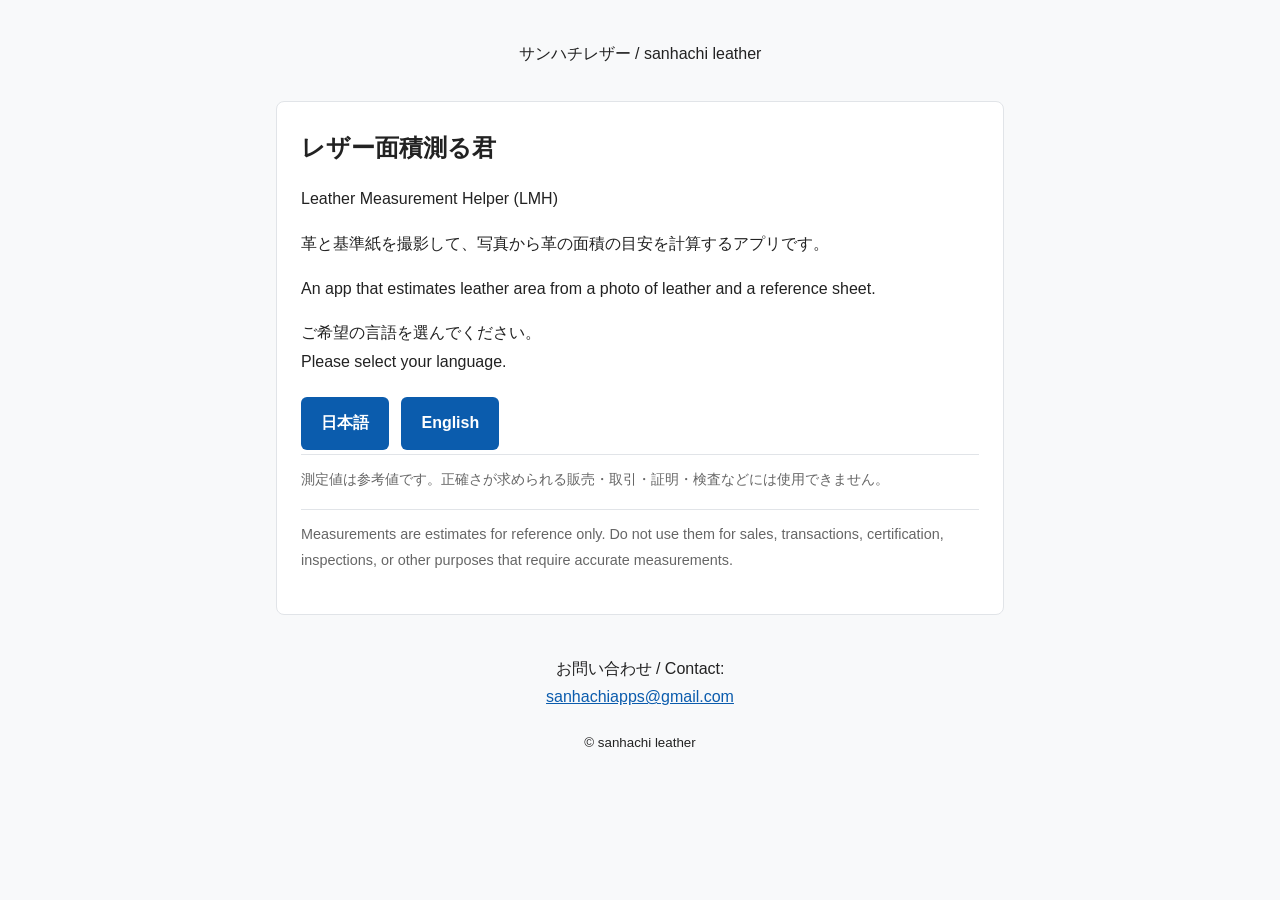
<file: index.html>
<!DOCTYPE html>
<html lang="ja">
<head>
  <meta charset="utf-8">
  <meta name="viewport" content="width=device-width, initial-scale=1">
  <title>LMH | サンハチレザー / sanhachi leather</title>
  <meta name="description" content="レザー面積測る君 / Leather Measurement Helper - アプリ紹介・プライバシーポリシー・サポート">
  <link rel="stylesheet" href="style.css">
</head>
<body>
  <main class="container">
    <header class="header">
      <p>サンハチレザー / sanhachi leather</p>
    </header>

    <section class="card">
      <h1>レザー面積測る君</h1>
      <p lang="en">Leather Measurement Helper (LMH)</p>

      <p>
        革と基準紙を撮影して、写真から革の面積の目安を計算するアプリです。
      </p>
      <p lang="en">
        An app that estimates leather area from a photo of leather and a reference sheet.
      </p>

      <p>
        ご希望の言語を選んでください。<br>
        <span lang="en">Please select your language.</span>
      </p>

      <nav aria-label="言語選択 / Language selection">
        <a class="btn" href="ja/index.html" lang="ja">日本語</a>
        <a class="btn" href="en/index.html" lang="en">English</a>
      </nav>

      <p class="notice">
        測定値は参考値です。正確さが求められる販売・取引・証明・検査などには使用できません。
      </p>
      <p class="notice" lang="en">
        Measurements are estimates for reference only. Do not use them for sales, transactions, certification, inspections, or other purposes that require accurate measurements.
      </p>
    </section>

    <footer class="footer">
      <p>
        お問い合わせ / Contact:<br>
        <a href="mailto:sanhachiapps@gmail.com">sanhachiapps@gmail.com</a>
      </p>
      <p><small>&copy; sanhachi leather</small></p>
    </footer>
  </main>
</body>
</html>
</file>
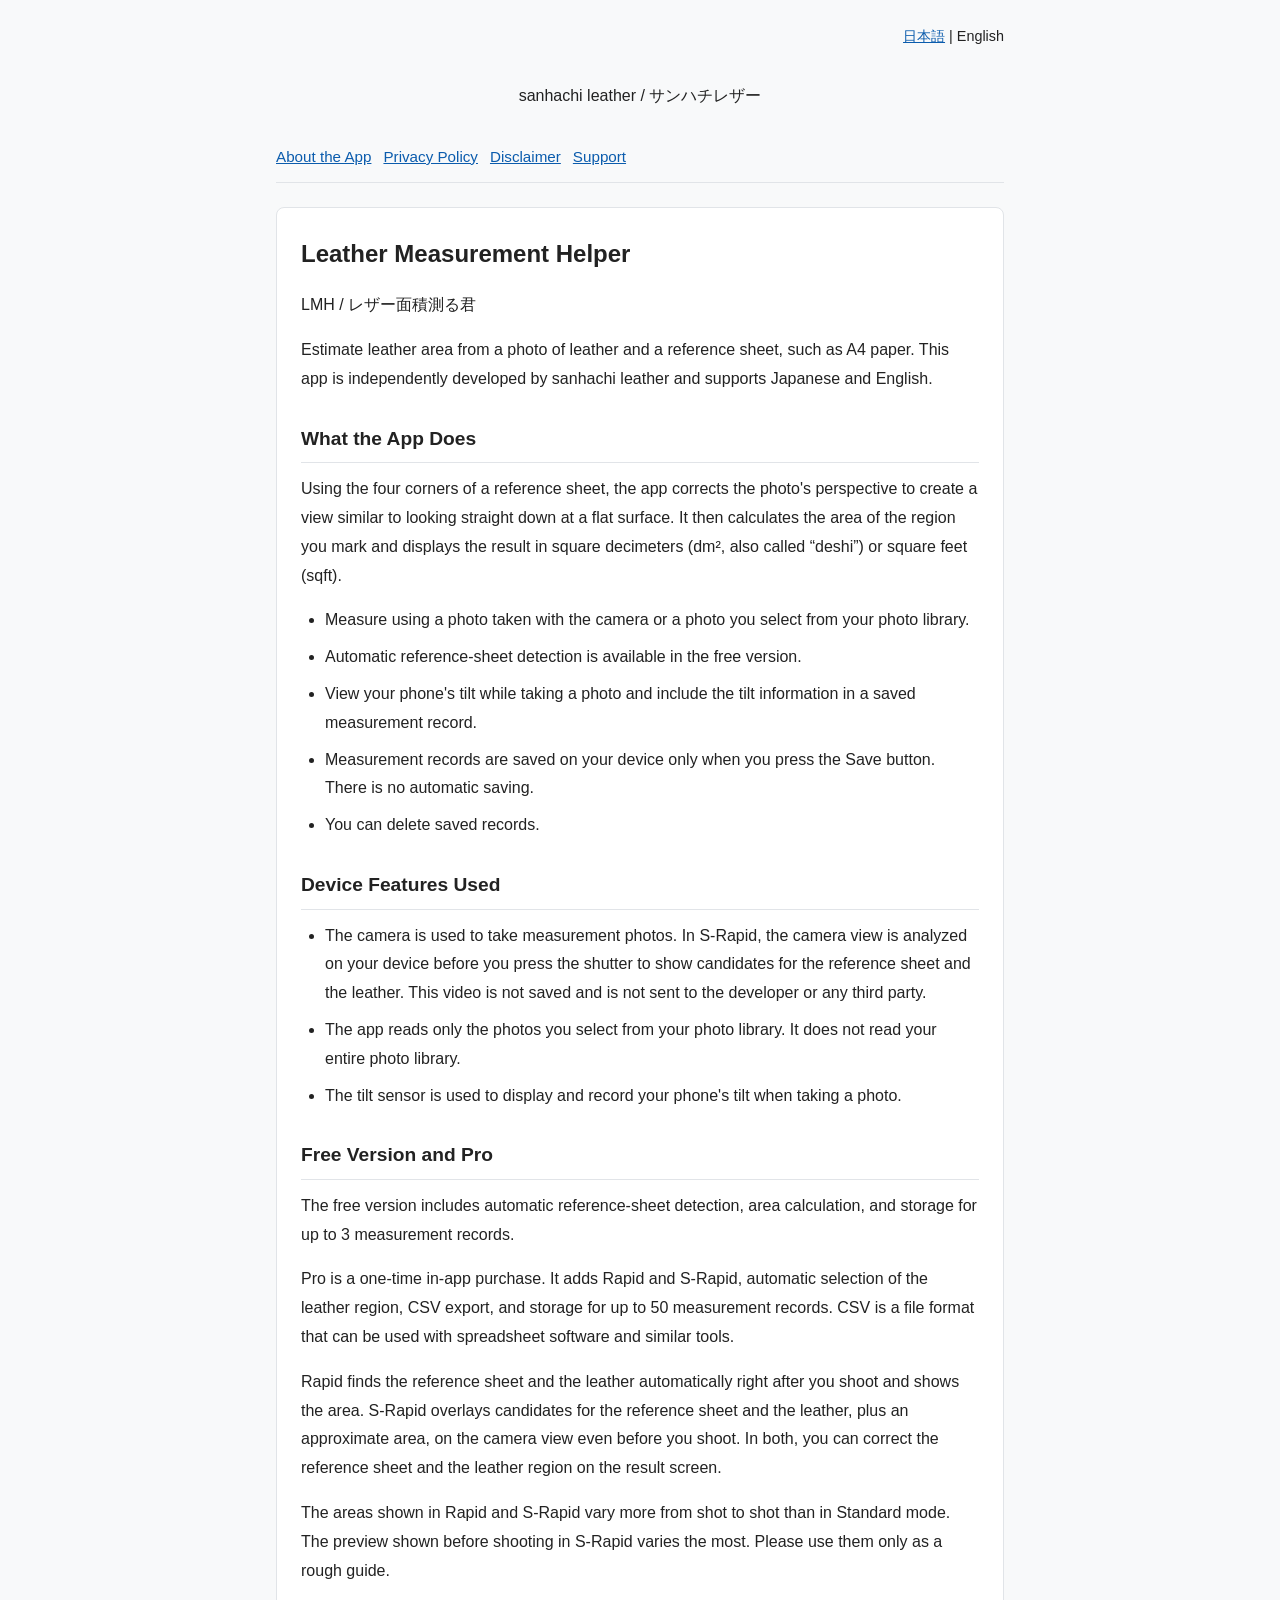
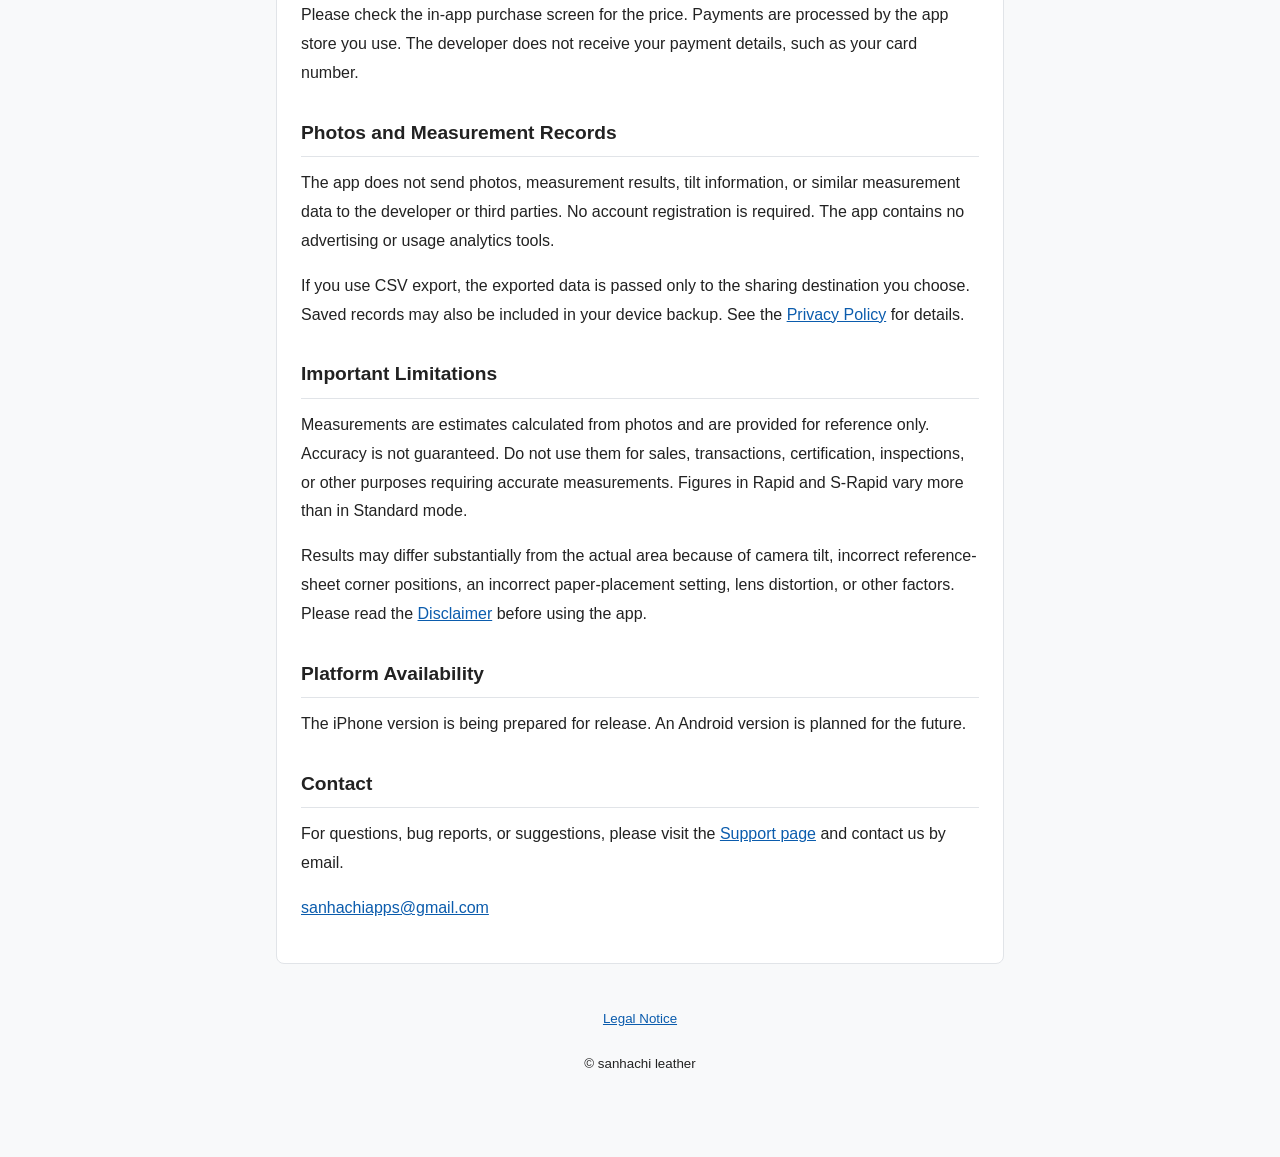
<file: en/index.html>
<!DOCTYPE html>
<html lang="en">
<head>
  <meta charset="utf-8">
  <meta name="viewport" content="width=device-width, initial-scale=1">
  <title>Leather Measurement Helper | sanhachi leather</title>
  <meta name="description" content="Leather Measurement Helper (LMH) estimates leather area from a photo of leather and a reference sheet.">
  <link rel="stylesheet" href="../style.css">
</head>
<body>
  <div class="container">
    <div class="lang-switch">
      <a href="../ja/index.html" lang="ja">日本語</a> |
      <span aria-current="page">English</span>
    </div>

    <header class="header">
      <p>sanhachi leather / <span lang="ja">サンハチレザー</span></p>
    </header>

    <nav class="nav" aria-label="Site navigation">
      <a href="index.html" aria-current="page">About the App</a>
      <a href="privacy.html">Privacy Policy</a>
      <a href="disclaimer.html">Disclaimer</a>
      <a href="support.html">Support</a>
    </nav>

    <main class="card">
      <h1>Leather Measurement Helper</h1>
      <p>LMH / <span lang="ja">レザー面積測る君</span></p>

      <p>
        Estimate leather area from a photo of leather and a reference
        sheet, such as A4 paper. This app is independently developed
        by sanhachi leather and supports Japanese and English.
      </p>

      <h2>What the App Does</h2>
      <p>
        Using the four corners of a reference sheet, the app corrects
        the photo's perspective to create a view similar to looking
        straight down at a flat surface. It then calculates the area
        of the region you mark and displays the result in square
        decimeters (dm², also called “deshi”) or square feet (sqft).
      </p>
      <ul>
        <li>
          Measure using a photo taken with the camera or a photo
          you select from your photo library.
        </li>
        <li>
          Automatic reference-sheet detection is available
          in the free version.
        </li>
        <li>
          View your phone's tilt while taking a photo and include
          the tilt information in a saved measurement record.
        </li>
        <li>
          Measurement records are saved on your device only
          when you press the Save button. There is no automatic saving.
        </li>
        <li>You can delete saved records.</li>
      </ul>

      <h2>Device Features Used</h2>
      <ul>
        <li>
          The camera is used to take measurement photos.
          In S-Rapid, the camera view is analyzed on your device
          before you press the shutter to show candidates for the
          reference sheet and the leather. This video is not saved
          and is not sent to the developer or any third party.
        </li>
        <li>
          The app reads only the photos you select from your photo
          library. It does not read your entire photo library.
        </li>
        <li>
          The tilt sensor is used to display and record your phone's
          tilt when taking a photo.
        </li>
      </ul>

      <h2>Free Version and Pro</h2>
      <p>
        The free version includes automatic reference-sheet detection,
        area calculation, and storage for up to 3 measurement records.
      </p>
      <p>
        Pro is a one-time in-app purchase. It adds Rapid and S-Rapid,
        automatic selection of the leather region, CSV export, and storage
        for up to 50 measurement records. CSV is a file format that can be
        used with spreadsheet software and similar tools.
      </p>
      <p>
        Rapid finds the reference sheet and the leather automatically right
        after you shoot and shows the area. S-Rapid overlays candidates for
        the reference sheet and the leather, plus an approximate area, on the
        camera view even before you shoot. In both, you can correct the
        reference sheet and the leather region on the result screen.
      </p>
      <p>
        The areas shown in Rapid and S-Rapid vary more from shot to shot
        than in Standard mode. The preview shown before shooting in S-Rapid
        varies the most. Please use them only as a rough guide.
      </p>
      <p>
        Please check the in-app purchase screen for the price.
        Payments are processed by the app store you use.
        The developer does not receive your payment details,
        such as your card number.
      </p>

      <h2>Photos and Measurement Records</h2>
      <p>
        The app does not send photos, measurement results, tilt
        information, or similar measurement data to the developer
        or third parties. No account registration is required.
        The app contains no advertising or usage analytics tools.
      </p>
      <p>
        If you use CSV export, the exported data is passed only
        to the sharing destination you choose. Saved records may
        also be included in your device backup.
        See the <a href="privacy.html">Privacy Policy</a> for details.
      </p>

      <h2>Important Limitations</h2>
      <p>
        Measurements are estimates calculated from photos and are
        provided for reference only. Accuracy is not guaranteed.
        Do not use them for sales, transactions, certification,
        inspections, or other purposes requiring accurate measurements.
        Figures in Rapid and S-Rapid vary more than in Standard mode.
      </p>
      <p>
        Results may differ substantially from the actual area because
        of camera tilt, incorrect reference-sheet corner positions,
        an incorrect paper-placement setting, lens distortion,
        or other factors. Please read the
        <a href="disclaimer.html">Disclaimer</a> before using the app.
      </p>

      <h2>Platform Availability</h2>
      <p>
        The iPhone version is being prepared for release.
        An Android version is planned for the future.
      </p>

      <h2>Contact</h2>
      <p>
        For questions, bug reports, or suggestions, please visit
        the <a href="support.html">Support page</a> and contact us by email.
      </p>
      <p>
        <a href="mailto:sanhachiapps@gmail.com">sanhachiapps@gmail.com</a>
      </p>
    </main>

    <footer class="footer">
      <p><small><a href="legal.html">Legal Notice</a></small></p>
      <p><small>&copy; sanhachi leather</small></p>
    </footer>

  </div>
</body>
</html>
</file>
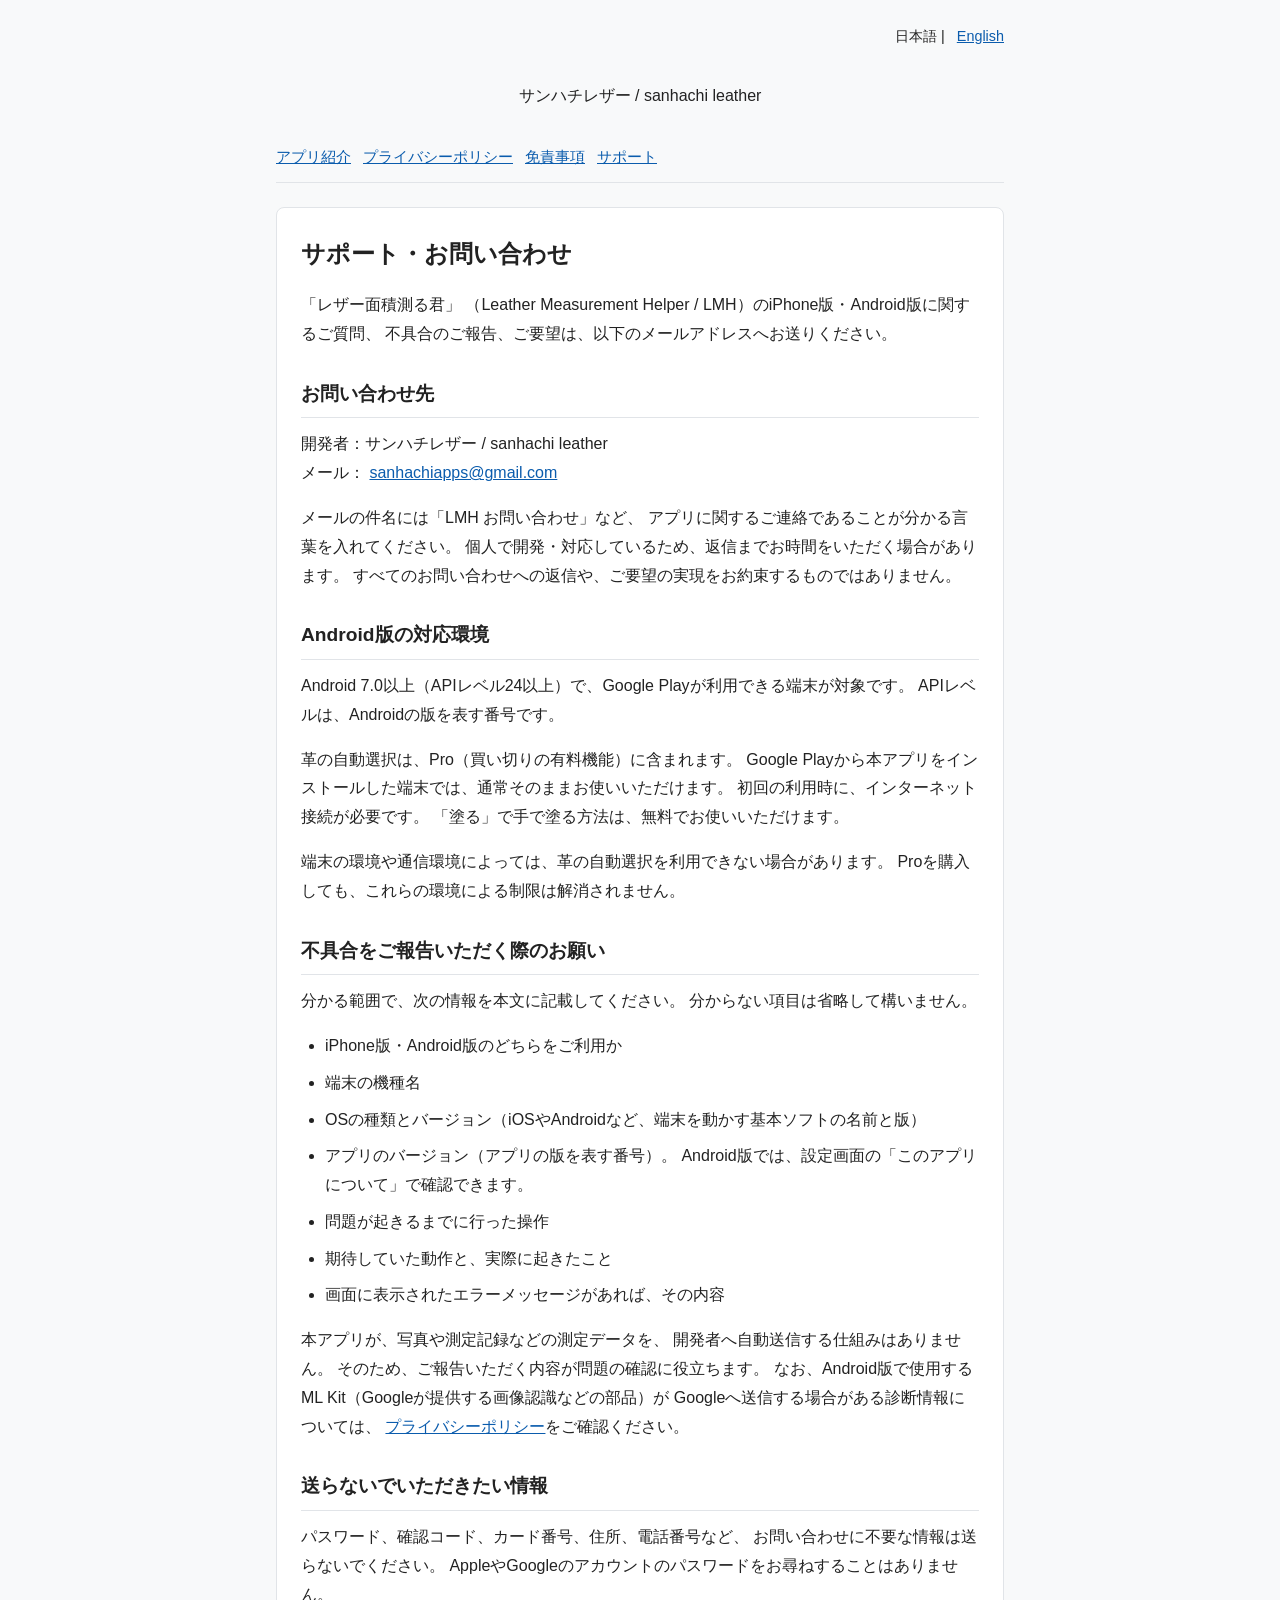
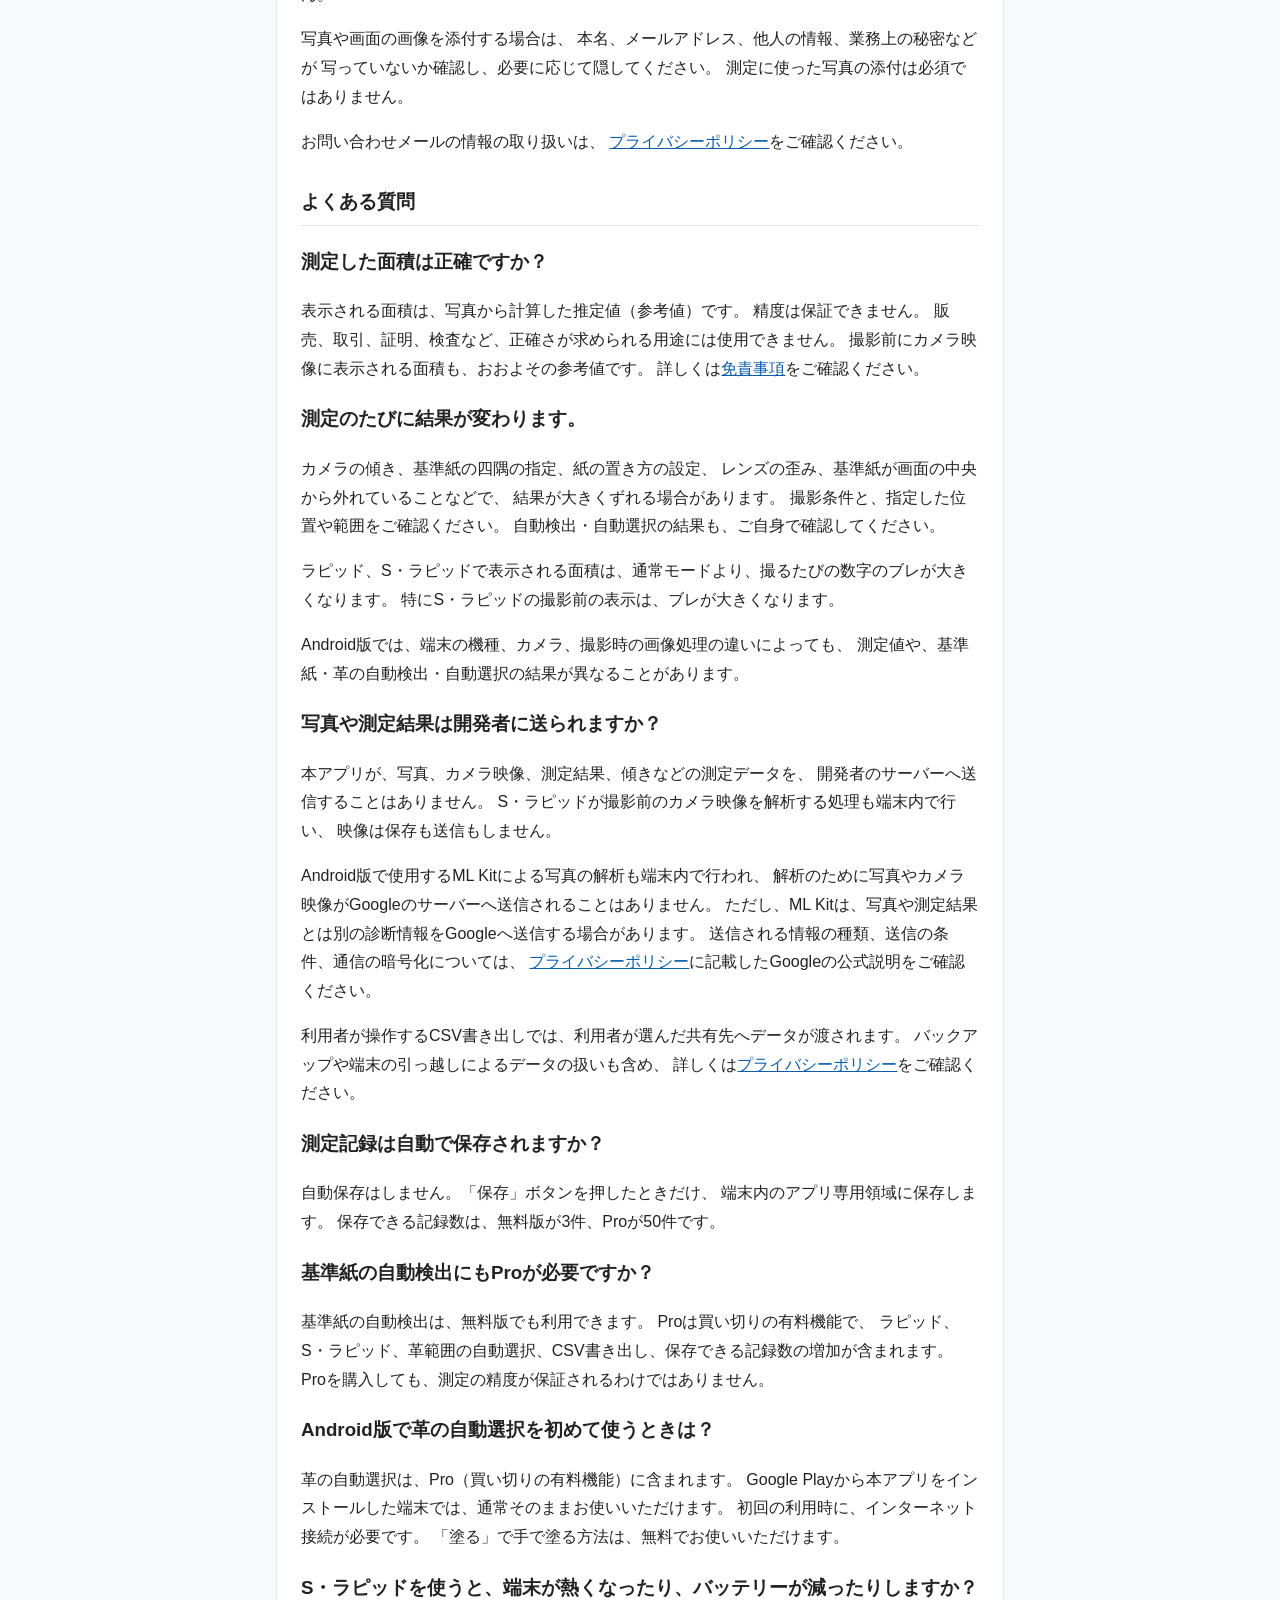
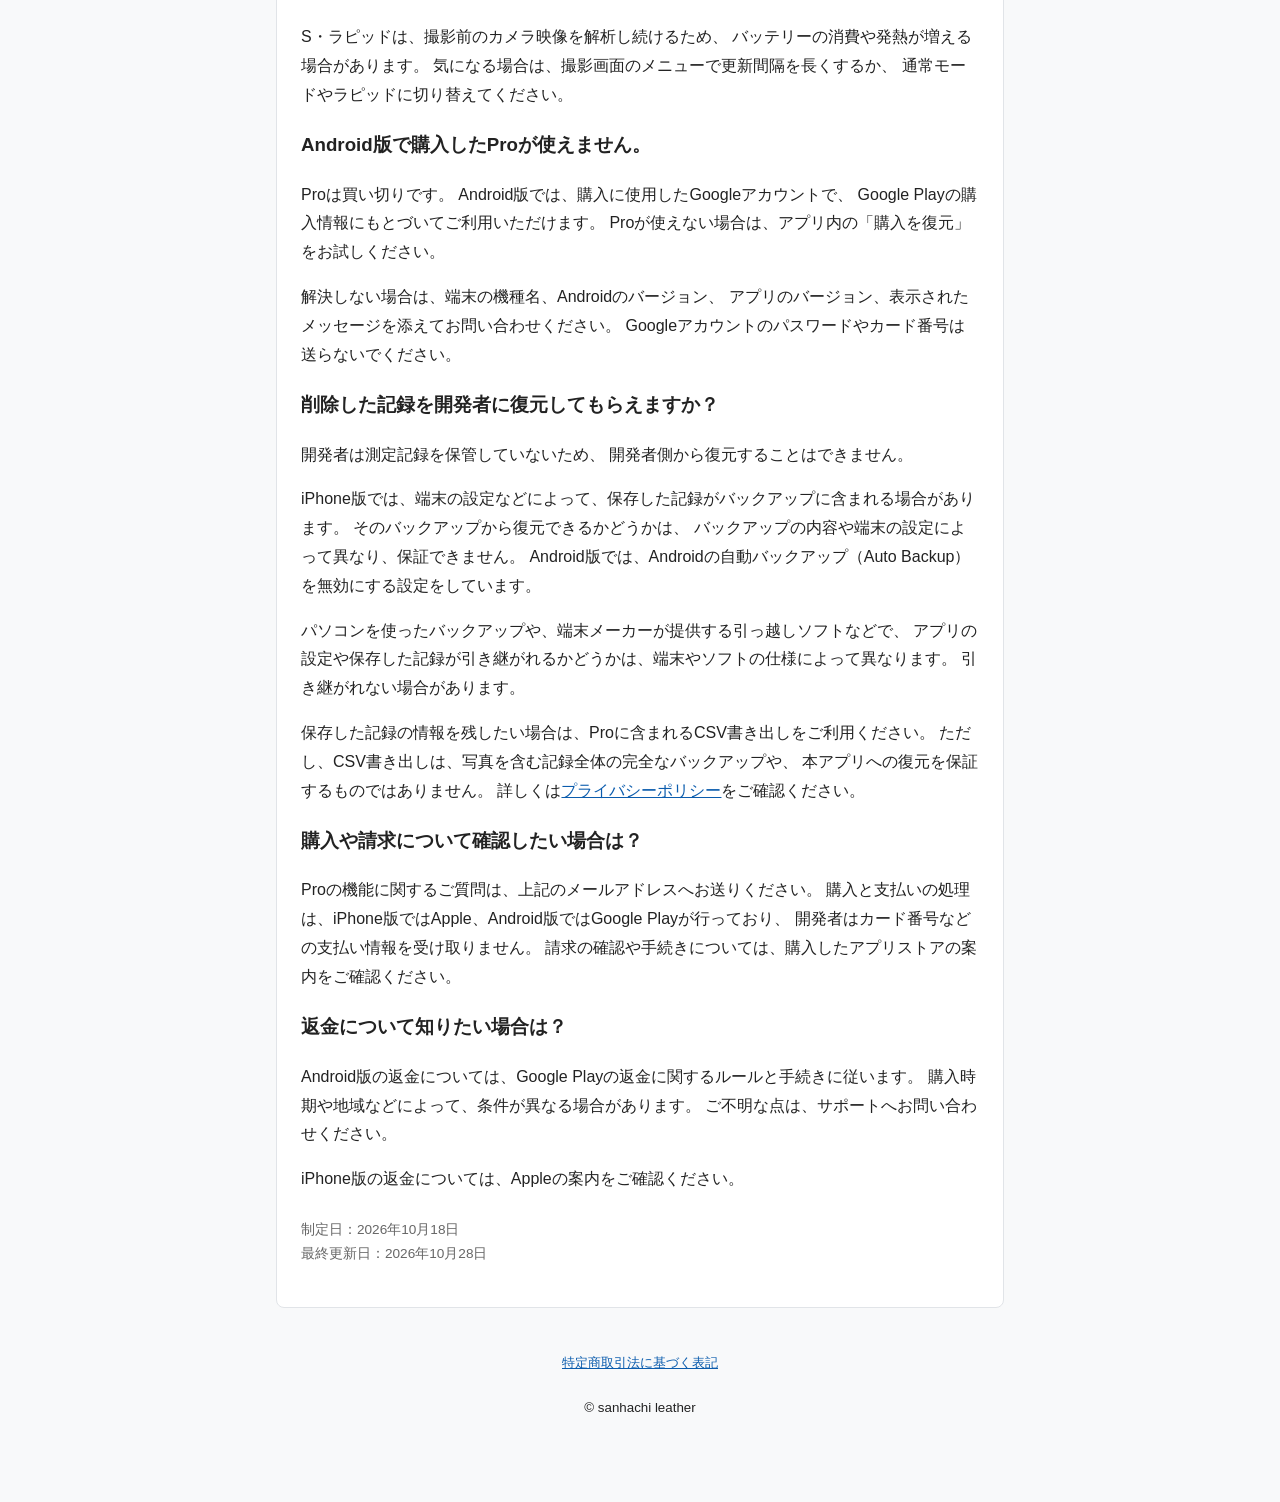
<file: ja/index.html>
<!DOCTYPE html>
<html lang="ja">
<head>
  <meta charset="utf-8">
  <meta name="viewport" content="width=device-width, initial-scale=1">
  <title>サポート | レザー面積測る君</title>
  <meta name="description" content="レザー面積測る君（Leather Measurement Helper / LMH）のiPhone版・Android版のお問い合わせ先と、よくある質問です。">
  <link rel="stylesheet" href="../style.css">
</head>
<body>
  <div class="container">
    <div class="lang-switch">
      <span aria-current="page">日本語</span> |
      <a href="../en/support.html" lang="en">English</a>
    </div>

    <header class="header">
      <p>サンハチレザー / sanhachi leather</p>
    </header>

    <nav class="nav" aria-label="サイト内メニュー">
      <a href="index.html">アプリ紹介</a>
      <a href="privacy.html">プライバシーポリシー</a>
      <a href="disclaimer.html">免責事項</a>
      <a href="support.html" aria-current="page">サポート</a>
    </nav>

    <main class="card">
      <h1>サポート・お問い合わせ</h1>
      <p>
        「レザー面積測る君」
        （Leather Measurement Helper / LMH）のiPhone版・Android版に関するご質問、
        不具合のご報告、ご要望は、以下のメールアドレスへお送りください。
      </p>

      <h2>お問い合わせ先</h2>
      <p>
        開発者：サンハチレザー / sanhachi leather<br>
        メール：
        <a href="mailto:sanhachiapps@gmail.com">sanhachiapps@gmail.com</a>
      </p>
      <p>
        メールの件名には「LMH お問い合わせ」など、
        アプリに関するご連絡であることが分かる言葉を入れてください。
        個人で開発・対応しているため、返信までお時間をいただく場合があります。
        すべてのお問い合わせへの返信や、ご要望の実現をお約束するものではありません。
      </p>

      <h2>Android版の対応環境</h2>
      <p>
        Android 7.0以上（APIレベル24以上）で、Google Playが利用できる端末が対象です。
        APIレベルは、Androidの版を表す番号です。
      </p>
      <p>
        革の自動選択は、Pro（買い切りの有料機能）に含まれます。
        Google Playから本アプリをインストールした端末では、通常そのままお使いいただけます。
        初回の利用時に、インターネット接続が必要です。
        「塗る」で手で塗る方法は、無料でお使いいただけます。
      </p>
      <p>
        端末の環境や通信環境によっては、革の自動選択を利用できない場合があります。
        Proを購入しても、これらの環境による制限は解消されません。
      </p>

      <h2>不具合をご報告いただく際のお願い</h2>
      <p>
        分かる範囲で、次の情報を本文に記載してください。
        分からない項目は省略して構いません。
      </p>
      <ul>
        <li>iPhone版・Android版のどちらをご利用か</li>
        <li>端末の機種名</li>
        <li>OSの種類とバージョン（iOSやAndroidなど、端末を動かす基本ソフトの名前と版）</li>
        <li>
          アプリのバージョン（アプリの版を表す番号）。
          Android版では、設定画面の「このアプリについて」で確認できます。
        </li>
        <li>問題が起きるまでに行った操作</li>
        <li>期待していた動作と、実際に起きたこと</li>
        <li>画面に表示されたエラーメッセージがあれば、その内容</li>
      </ul>
      <p>
        本アプリが、写真や測定記録などの測定データを、
        開発者へ自動送信する仕組みはありません。
        そのため、ご報告いただく内容が問題の確認に役立ちます。
        なお、Android版で使用するML Kit（Googleが提供する画像認識などの部品）が
        Googleへ送信する場合がある診断情報については、
        <a href="privacy.html">プライバシーポリシー</a>をご確認ください。
      </p>

      <h2>送らないでいただきたい情報</h2>
      <p>
        パスワード、確認コード、カード番号、住所、電話番号など、
        お問い合わせに不要な情報は送らないでください。
        AppleやGoogleのアカウントのパスワードをお尋ねすることはありません。
      </p>
      <p>
        写真や画面の画像を添付する場合は、
        本名、メールアドレス、他人の情報、業務上の秘密などが
        写っていないか確認し、必要に応じて隠してください。
        測定に使った写真の添付は必須ではありません。
      </p>
      <p>
        お問い合わせメールの情報の取り扱いは、
        <a href="privacy.html">プライバシーポリシー</a>をご確認ください。
      </p>

      <h2>よくある質問</h2>

      <h3>測定した面積は正確ですか？</h3>
      <p>
        表示される面積は、写真から計算した推定値（参考値）です。
        精度は保証できません。
        販売、取引、証明、検査など、正確さが求められる用途には使用できません。
        撮影前にカメラ映像に表示される面積も、おおよその参考値です。
        詳しくは<a href="disclaimer.html">免責事項</a>をご確認ください。
      </p>

      <h3>測定のたびに結果が変わります。</h3>
      <p>
        カメラの傾き、基準紙の四隅の指定、紙の置き方の設定、
        レンズの歪み、基準紙が画面の中央から外れていることなどで、
        結果が大きくずれる場合があります。
        撮影条件と、指定した位置や範囲をご確認ください。
        自動検出・自動選択の結果も、ご自身で確認してください。
      </p>
      <p>
        ラピッド、S・ラピッドで表示される面積は、通常モードより、撮るたびの数字のブレが大きくなります。
        特にS・ラピッドの撮影前の表示は、ブレが大きくなります。
      </p>
      <p>
        Android版では、端末の機種、カメラ、撮影時の画像処理の違いによっても、
        測定値や、基準紙・革の自動検出・自動選択の結果が異なることがあります。
      </p>

      <h3>写真や測定結果は開発者に送られますか？</h3>
      <p>
        本アプリが、写真、カメラ映像、測定結果、傾きなどの測定データを、
        開発者のサーバーへ送信することはありません。
        S・ラピッドが撮影前のカメラ映像を解析する処理も端末内で行い、
        映像は保存も送信もしません。
      </p>
      <p>
        Android版で使用するML Kitによる写真の解析も端末内で行われ、
        解析のために写真やカメラ映像がGoogleのサーバーへ送信されることはありません。
        ただし、ML Kitは、写真や測定結果とは別の診断情報をGoogleへ送信する場合があります。
        送信される情報の種類、送信の条件、通信の暗号化については、
        <a href="privacy.html">プライバシーポリシー</a>に記載したGoogleの公式説明をご確認ください。
      </p>
      <p>
        利用者が操作するCSV書き出しでは、利用者が選んだ共有先へデータが渡されます。
        バックアップや端末の引っ越しによるデータの扱いも含め、
        詳しくは<a href="privacy.html">プライバシーポリシー</a>をご確認ください。
      </p>

      <h3>測定記録は自動で保存されますか？</h3>
      <p>
        自動保存はしません。「保存」ボタンを押したときだけ、
        端末内のアプリ専用領域に保存します。
        保存できる記録数は、無料版が3件、Proが50件です。
      </p>

      <h3>基準紙の自動検出にもProが必要ですか？</h3>
      <p>
        基準紙の自動検出は、無料版でも利用できます。
        Proは買い切りの有料機能で、
        ラピッド、S・ラピッド、革範囲の自動選択、CSV書き出し、保存できる記録数の増加が含まれます。
        Proを購入しても、測定の精度が保証されるわけではありません。
      </p>

      <h3>Android版で革の自動選択を初めて使うときは？</h3>
      <p>
        革の自動選択は、Pro（買い切りの有料機能）に含まれます。
        Google Playから本アプリをインストールした端末では、通常そのままお使いいただけます。
        初回の利用時に、インターネット接続が必要です。
        「塗る」で手で塗る方法は、無料でお使いいただけます。
      </p>

      <h3>S・ラピッドを使うと、端末が熱くなったり、バッテリーが減ったりしますか？</h3>
      <p>
        S・ラピッドは、撮影前のカメラ映像を解析し続けるため、
        バッテリーの消費や発熱が増える場合があります。
        気になる場合は、撮影画面のメニューで更新間隔を長くするか、
        通常モードやラピッドに切り替えてください。
      </p>

      <h3>Android版で購入したProが使えません。</h3>
      <p>
        Proは買い切りです。
        Android版では、購入に使用したGoogleアカウントで、
        Google Playの購入情報にもとづいてご利用いただけます。
        Proが使えない場合は、アプリ内の「購入を復元」をお試しください。
      </p>
      <p>
        解決しない場合は、端末の機種名、Androidのバージョン、
        アプリのバージョン、表示されたメッセージを添えてお問い合わせください。
        Googleアカウントのパスワードやカード番号は送らないでください。
      </p>

      <h3>削除した記録を開発者に復元してもらえますか？</h3>
      <p>
        開発者は測定記録を保管していないため、
        開発者側から復元することはできません。
      </p>
      <p>
        iPhone版では、端末の設定などによって、保存した記録がバックアップに含まれる場合があります。
        そのバックアップから復元できるかどうかは、
        バックアップの内容や端末の設定によって異なり、保証できません。
        Android版では、Androidの自動バックアップ（Auto Backup）を無効にする設定をしています。
      </p>
      <p>
        パソコンを使ったバックアップや、端末メーカーが提供する引っ越しソフトなどで、
        アプリの設定や保存した記録が引き継がれるかどうかは、端末やソフトの仕様によって異なります。
        引き継がれない場合があります。
      </p>
      <p>
        保存した記録の情報を残したい場合は、Proに含まれるCSV書き出しをご利用ください。
        ただし、CSV書き出しは、写真を含む記録全体の完全なバックアップや、
        本アプリへの復元を保証するものではありません。
        詳しくは<a href="privacy.html">プライバシーポリシー</a>をご確認ください。
      </p>

      <h3>購入や請求について確認したい場合は？</h3>
      <p>
        Proの機能に関するご質問は、上記のメールアドレスへお送りください。
        購入と支払いの処理は、iPhone版ではApple、Android版ではGoogle Playが行っており、
        開発者はカード番号などの支払い情報を受け取りません。
        請求の確認や手続きについては、購入したアプリストアの案内をご確認ください。
      </p>

      <h3>返金について知りたい場合は？</h3>
      <p>
        Android版の返金については、Google Playの返金に関するルールと手続きに従います。
        購入時期や地域などによって、条件が異なる場合があります。
        ご不明な点は、サポートへお問い合わせください。
      </p>
      <p>
        iPhone版の返金については、Appleの案内をご確認ください。
      </p>

      <p class="meta">
        制定日：2026年10月18日<br>
        最終更新日：2026年10月28日
      </p>
    </main>

    <footer class="footer">
      <p><small><a href="legal.html">特定商取引法に基づく表記</a></small></p>
      <p><small>&copy; sanhachi leather</small></p>
    </footer>

  </div>
</body>
</html>
</file>
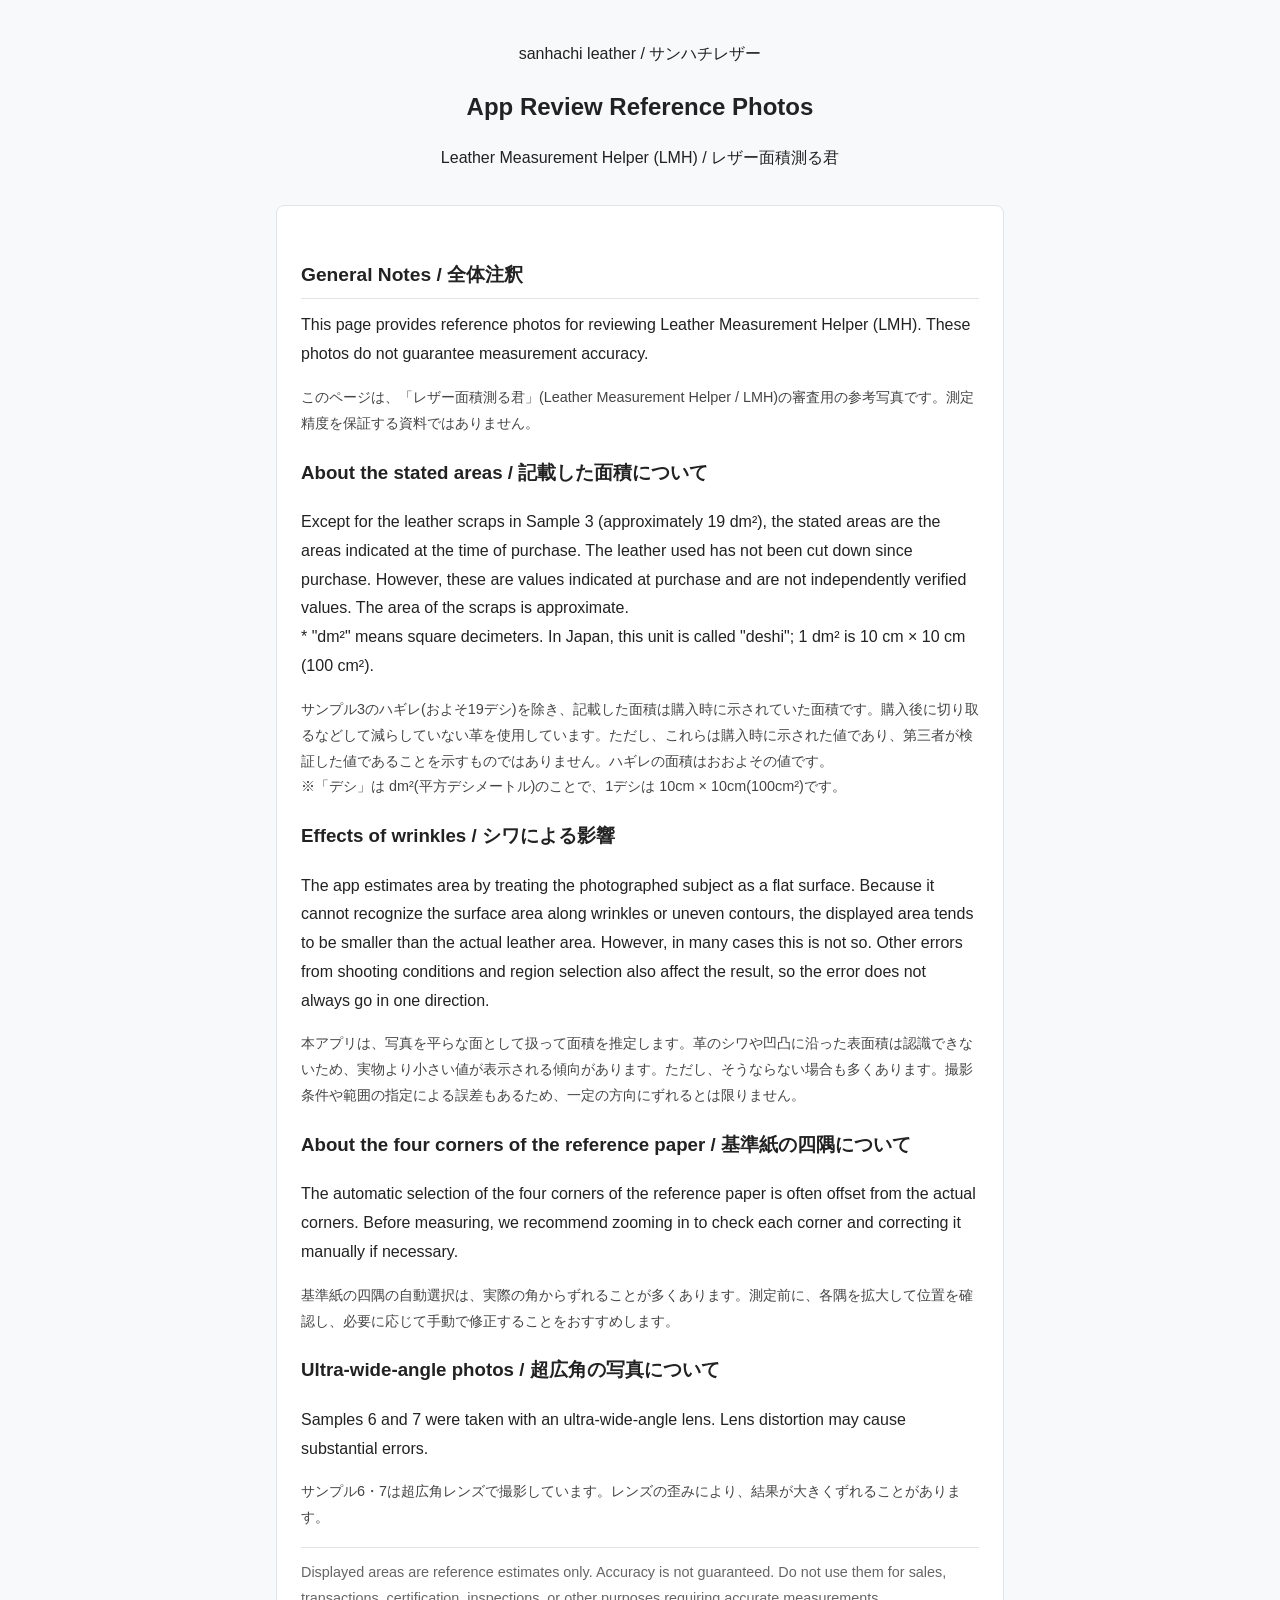
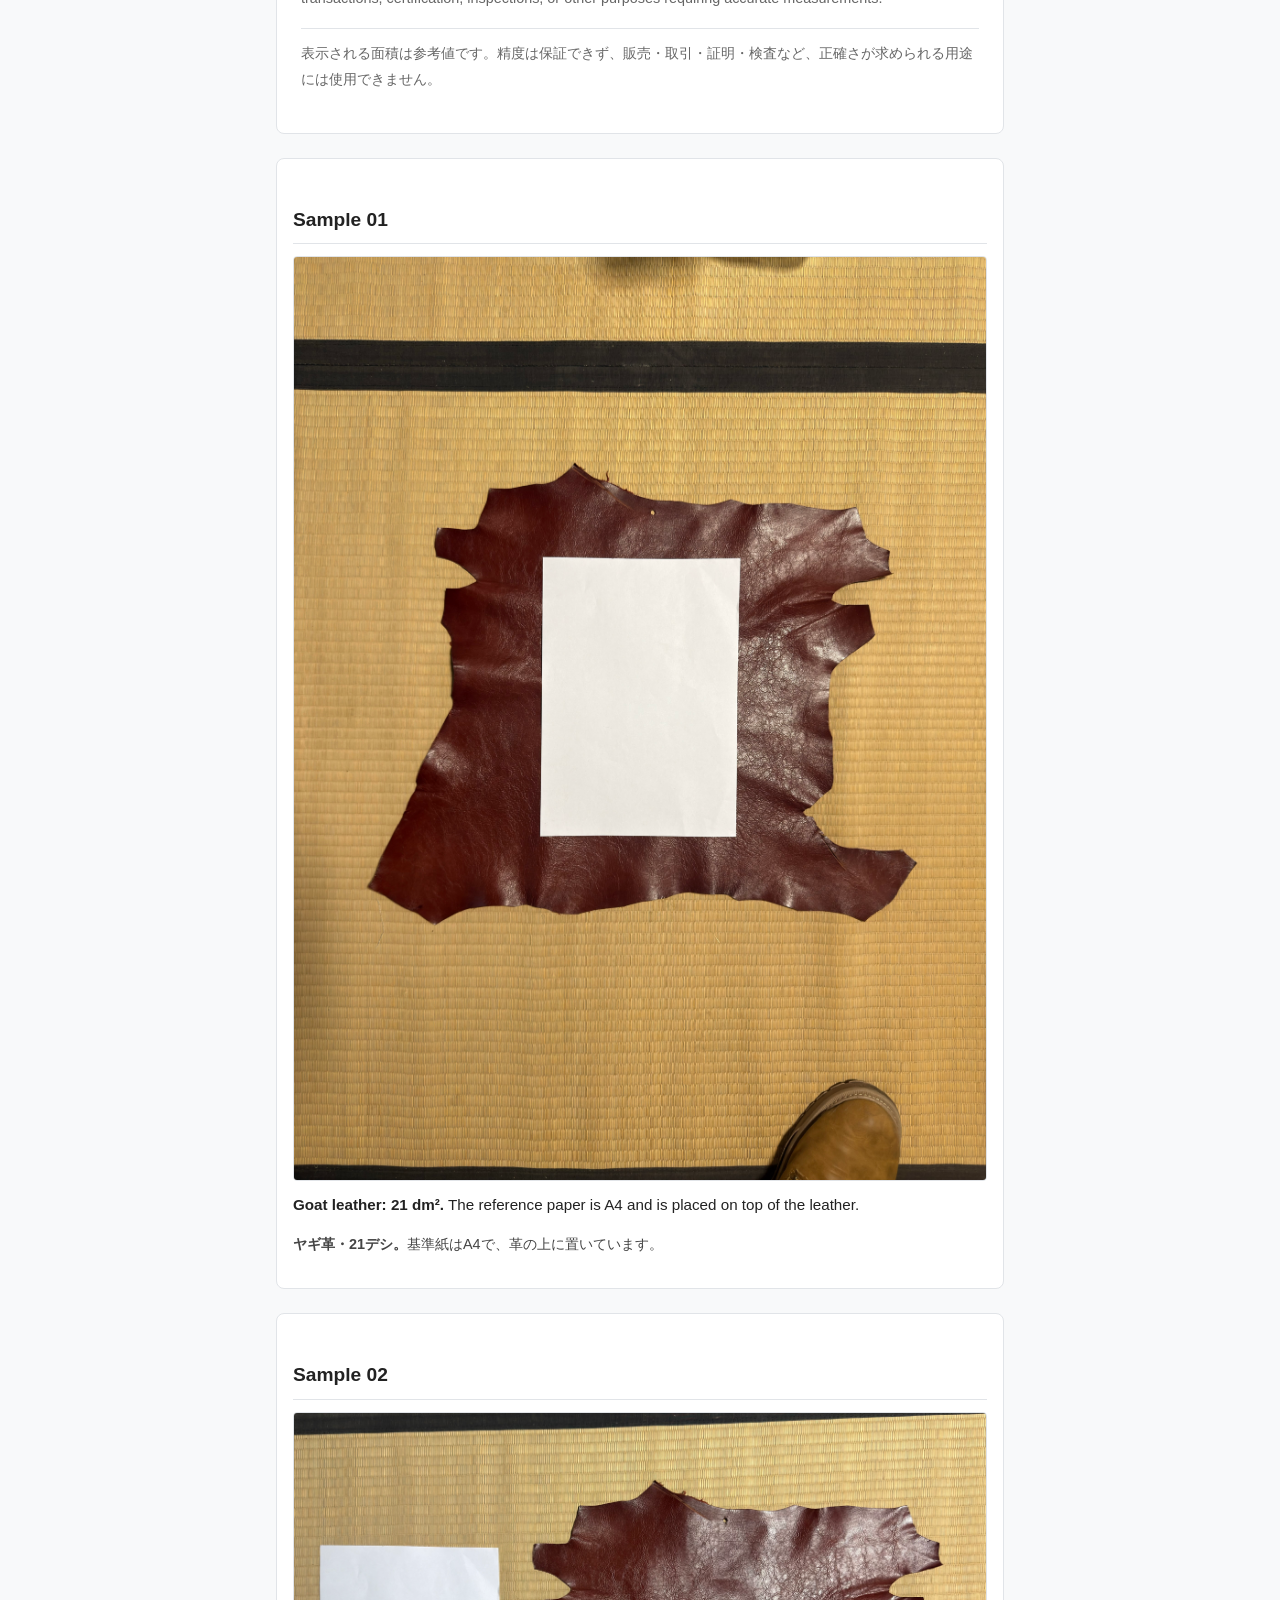
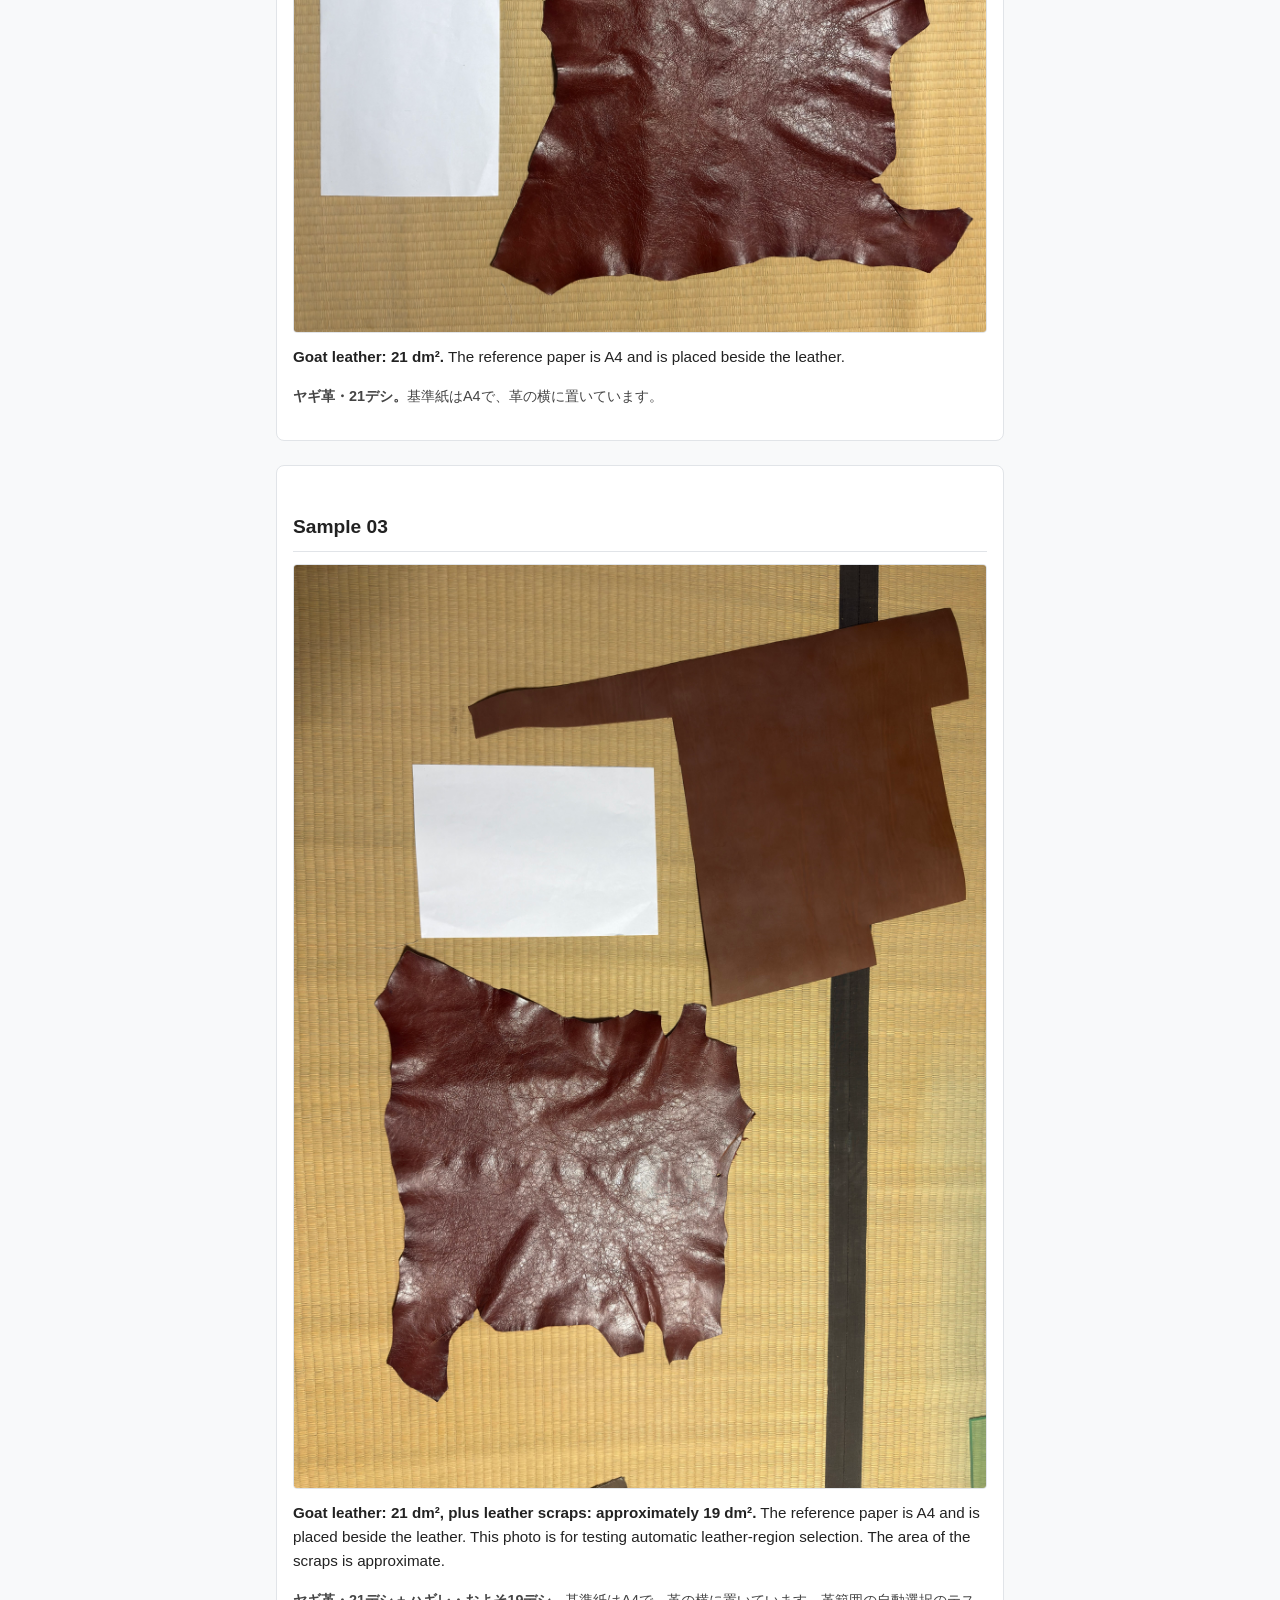
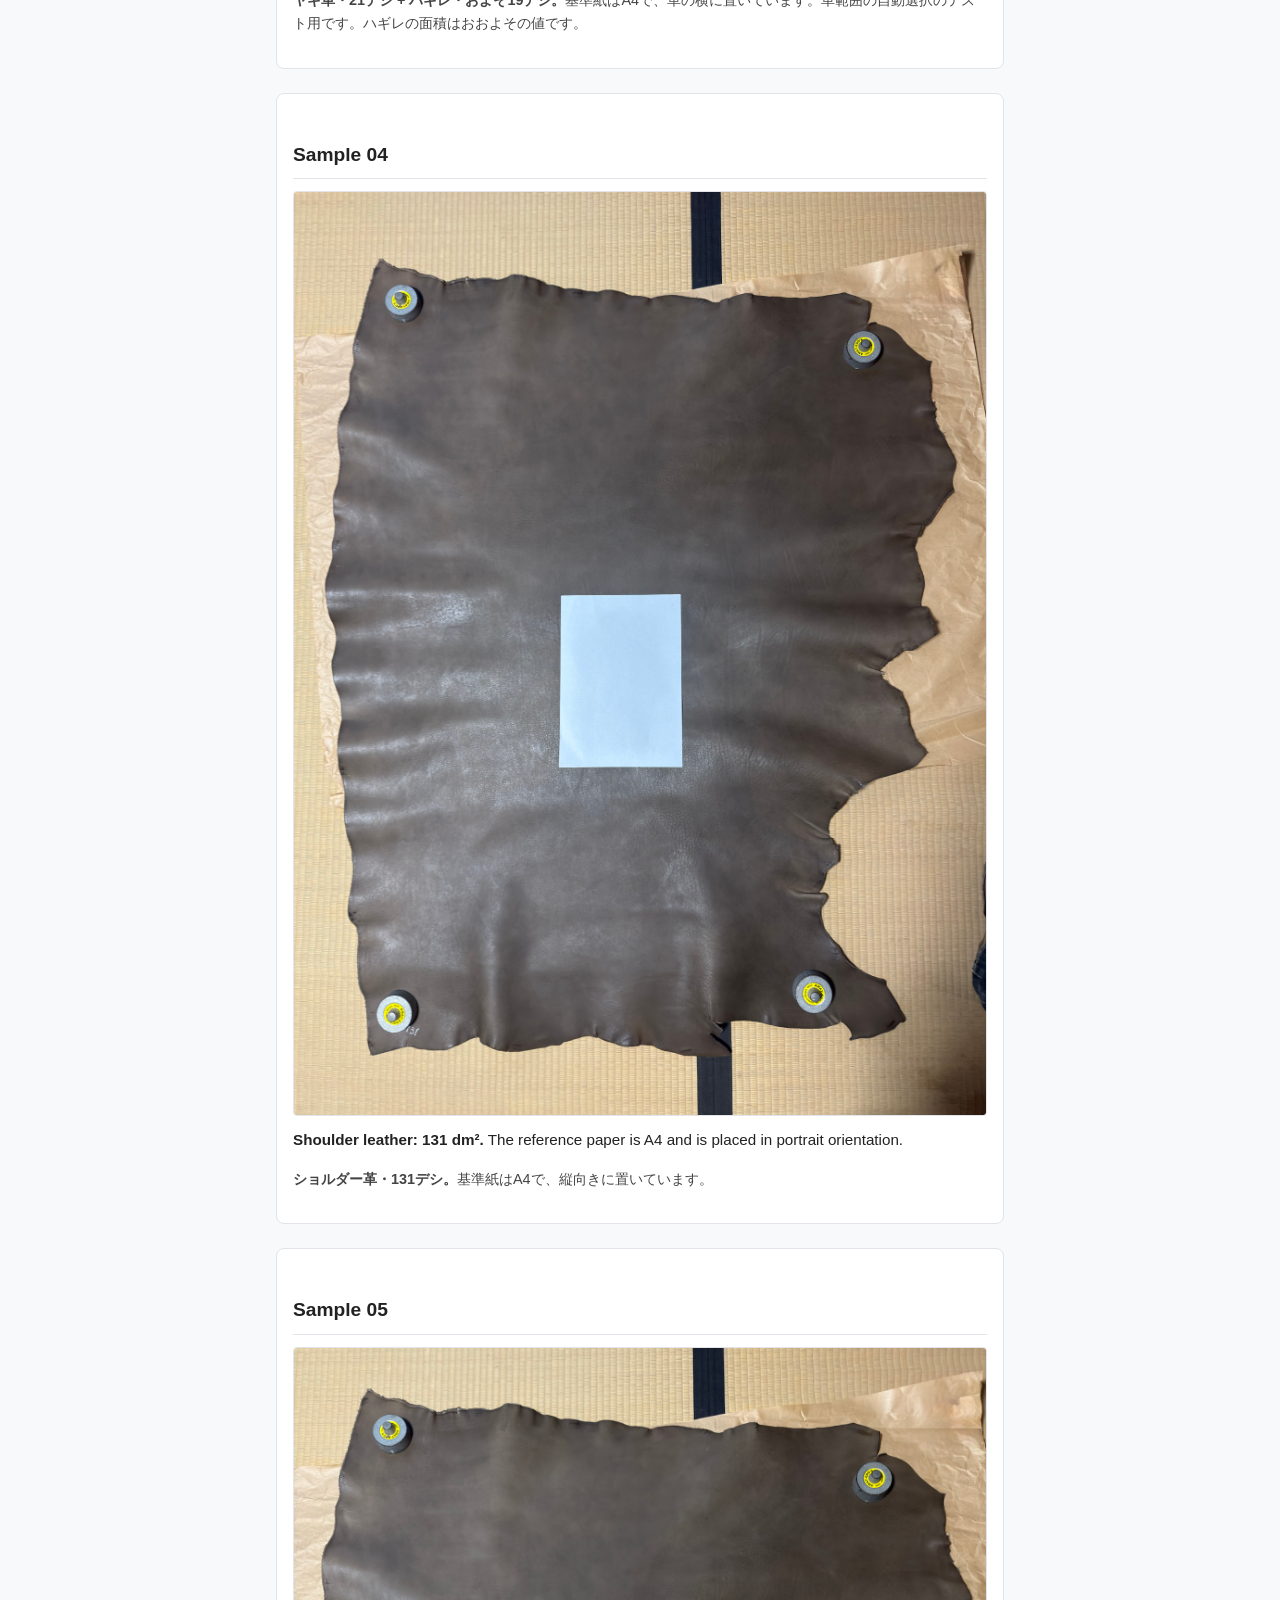
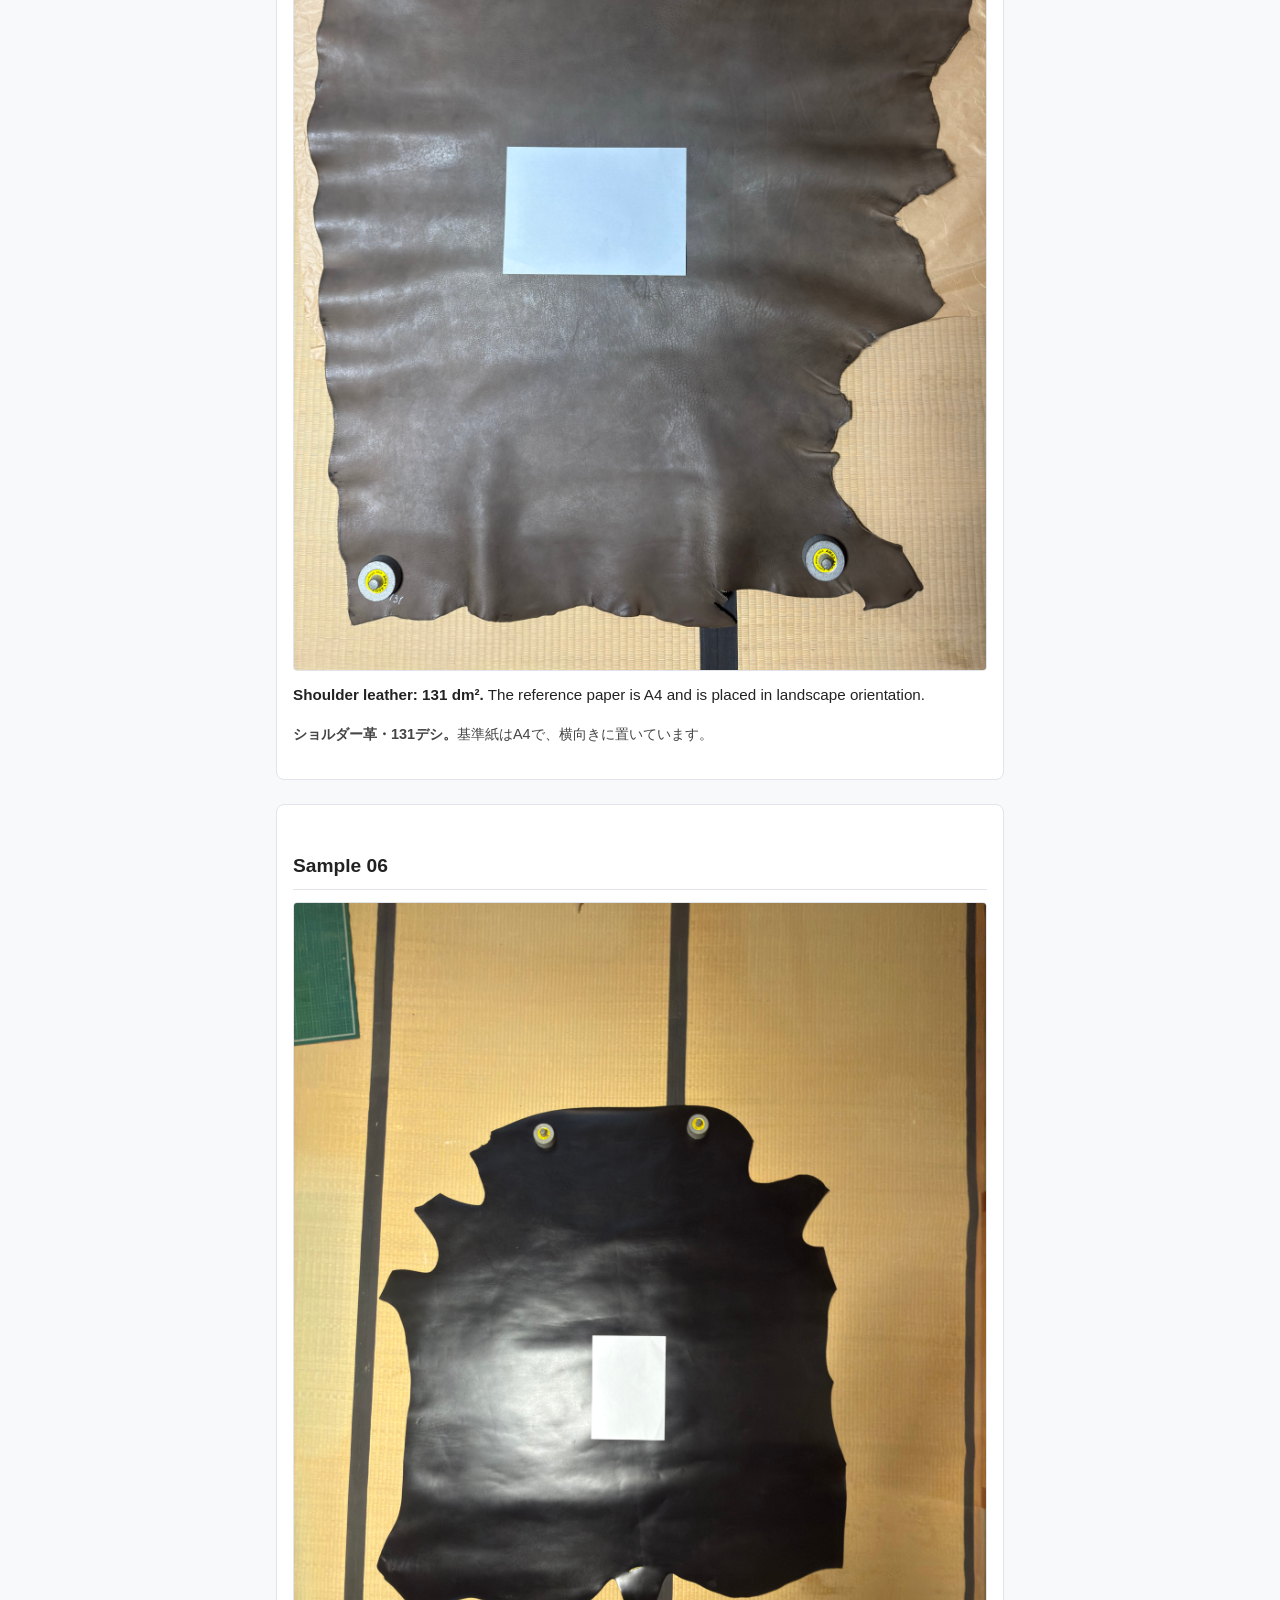
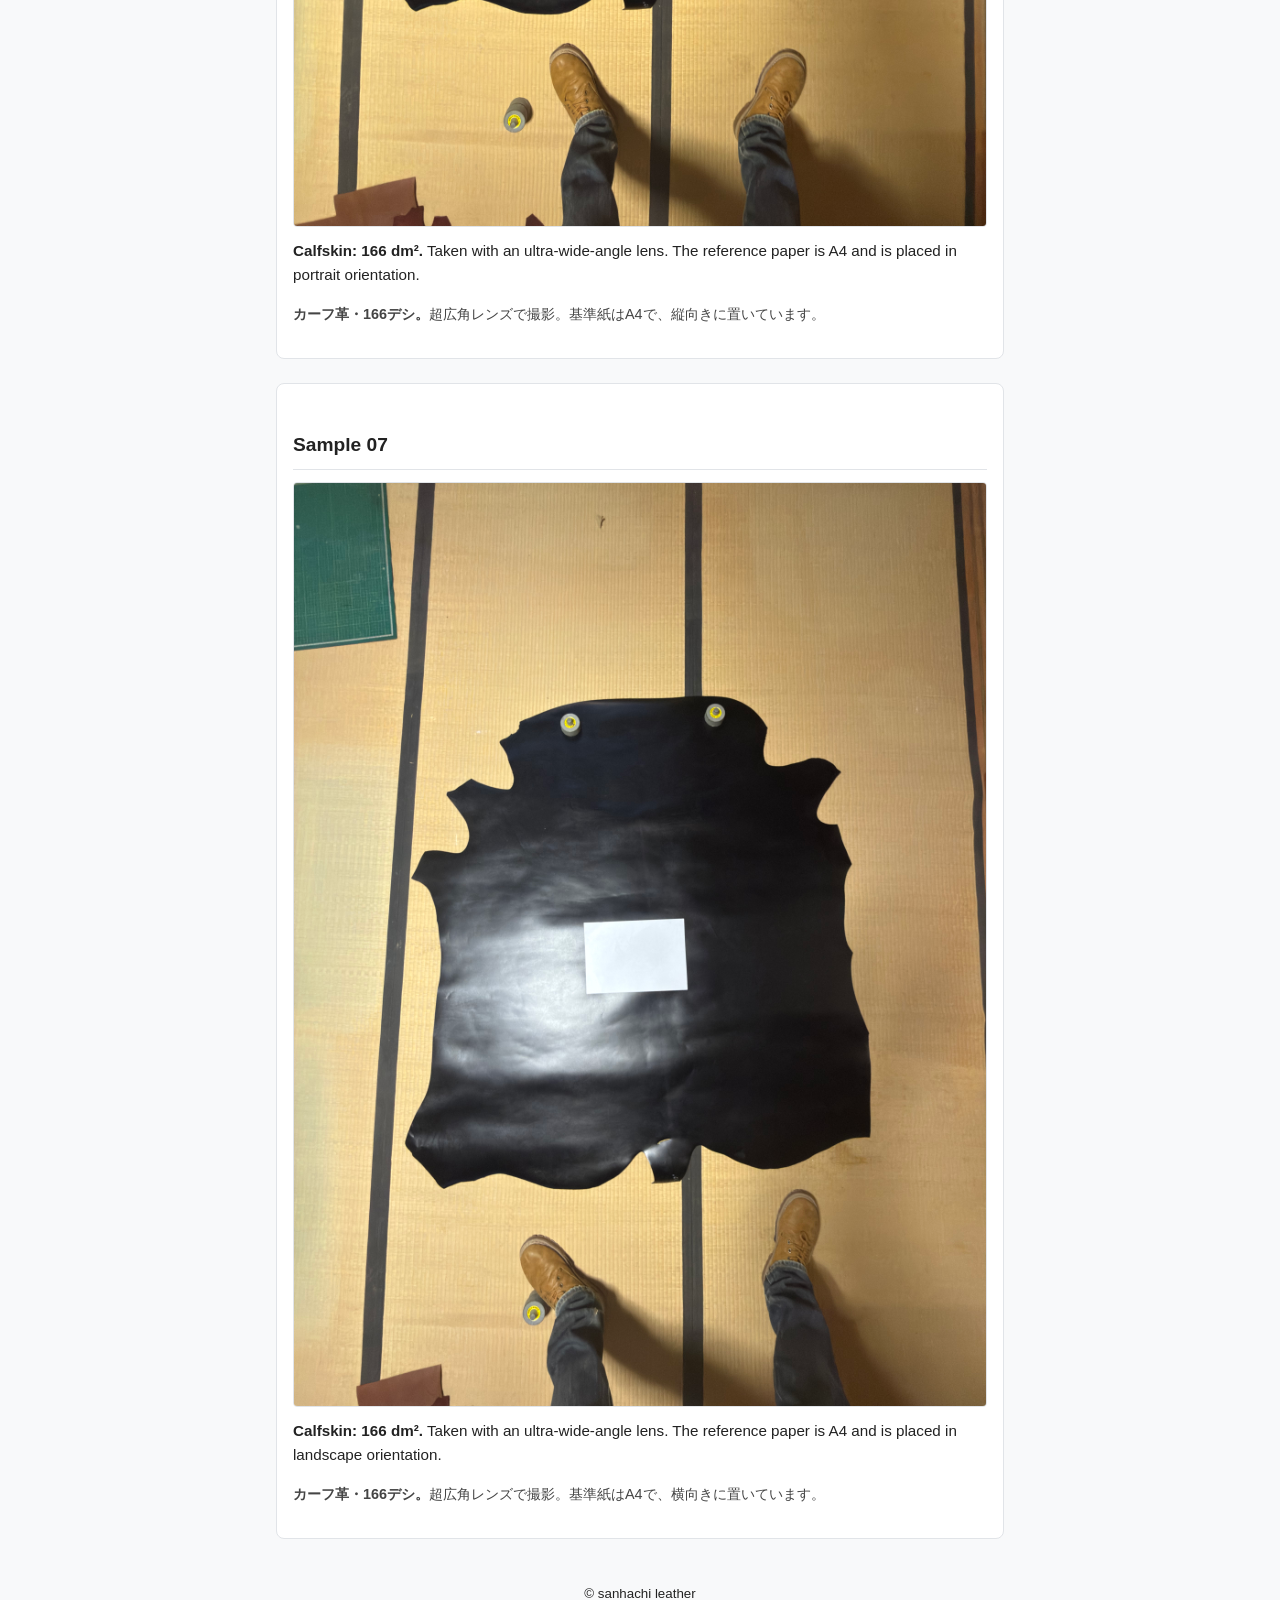
<file: review/index.html>
<!DOCTYPE html>
<html lang="en">
<head>
  <meta charset="utf-8">
  <meta name="viewport" content="width=device-width, initial-scale=1">
  <meta name="robots" content="noindex, nofollow">
  <title>App Review Reference Photos | Leather Measurement Helper (LMH)</title>
  <link rel="stylesheet" href="../style.css">
  <style>
    .sample-card {
      background: var(--card-bg);
      border: 1px solid var(--border);
      border-radius: 8px;
      padding: 16px;
      margin-bottom: 24px;
    }
    .sample-img {
      width: 100%;
      height: auto;
      border-radius: 4px;
      border: 1px solid var(--border);
      display: block;
      margin-bottom: 12px;
    }
    .meta-box {
      font-size: 0.95rem;
      line-height: 1.6;
    }
    .ja-text {
      color: #444444;
      margin-top: 4px;
      font-size: 0.9rem;
    }
  </style>
</head>
<body>
  <main class="container">
    <header class="header">
      <p>sanhachi leather / <span lang="ja">サンハチレザー</span></p>
      <h1>App Review Reference Photos</h1>
      <p>Leather Measurement Helper (LMH) / <span lang="ja">レザー面積測る君</span></p>
    </header>

    <section class="card">
      <h2>General Notes / <span lang="ja">全体注釈</span></h2>
      <p>
        This page provides reference photos for reviewing Leather Measurement Helper (LMH). These photos do not guarantee measurement accuracy.
      </p>
      <p class="ja-text" lang="ja">
        このページは、「レザー面積測る君」(Leather Measurement Helper / LMH)の審査用の参考写真です。測定精度を保証する資料ではありません。
      </p>

      <h3>About the stated areas / <span lang="ja">記載した面積について</span></h3>
      <p>
        Except for the leather scraps in Sample 3 (approximately 19 dm²), the stated areas are the areas indicated at the time of purchase. The leather used has not been cut down since purchase. However, these are values indicated at purchase and are not independently verified values. The area of the scraps is approximate.<br>
        * "dm²" means square decimeters. In Japan, this unit is called "deshi"; 1 dm² is 10 cm × 10 cm (100 cm²).
      </p>
      <p class="ja-text" lang="ja">
        サンプル3のハギレ(およそ19デシ)を除き、記載した面積は購入時に示されていた面積です。購入後に切り取るなどして減らしていない革を使用しています。ただし、これらは購入時に示された値であり、第三者が検証した値であることを示すものではありません。ハギレの面積はおおよその値です。<br>
        ※「デシ」は dm²(平方デシメートル)のことで、1デシは 10cm × 10cm(100cm²)です。
      </p>

      <h3>Effects of wrinkles / <span lang="ja">シワによる影響</span></h3>
      <p>
        The app estimates area by treating the photographed subject as a flat surface. Because it cannot recognize the surface area along wrinkles or uneven contours, the displayed area tends to be smaller than the actual leather area. However, in many cases this is not so. Other errors from shooting conditions and region selection also affect the result, so the error does not always go in one direction.
      </p>
      <p class="ja-text" lang="ja">
        本アプリは、写真を平らな面として扱って面積を推定します。革のシワや凹凸に沿った表面積は認識できないため、実物より小さい値が表示される傾向があります。ただし、そうならない場合も多くあります。撮影条件や範囲の指定による誤差もあるため、一定の方向にずれるとは限りません。
      </p>

      <h3>About the four corners of the reference paper / <span lang="ja">基準紙の四隅について</span></h3>
      <p>
        The automatic selection of the four corners of the reference paper is often offset from the actual corners. Before measuring, we recommend zooming in to check each corner and correcting it manually if necessary.
      </p>
      <p class="ja-text" lang="ja">
        基準紙の四隅の自動選択は、実際の角からずれることが多くあります。測定前に、各隅を拡大して位置を確認し、必要に応じて手動で修正することをおすすめします。
      </p>

      <h3>Ultra-wide-angle photos / <span lang="ja">超広角の写真について</span></h3>
      <p>
        Samples 6 and 7 were taken with an ultra-wide-angle lens. Lens distortion may cause substantial errors.
      </p>
      <p class="ja-text" lang="ja">
        サンプル6・7は超広角レンズで撮影しています。レンズの歪みにより、結果が大きくずれることがあります。
      </p>

      <p class="notice">
        Displayed areas are reference estimates only. Accuracy is not guaranteed. Do not use them for sales, transactions, certification, inspections, or other purposes requiring accurate measurements.
      </p>
      <p class="notice" lang="ja">
        表示される面積は参考値です。精度は保証できず、販売・取引・証明・検査など、正確さが求められる用途には使用できません。
      </p>
    </section>

    <article class="sample-card">
      <h2>Sample 01</h2>
      <img class="sample-img" src="01.jpg" alt="Sample 01: goat leather, reference paper on top of the leather">
      <div class="meta-box">
        <p><strong>Goat leather: 21 dm².</strong> The reference paper is A4 and is placed on top of the leather.</p>
        <p class="ja-text" lang="ja"><strong>ヤギ革・21デシ。</strong>基準紙はA4で、革の上に置いています。</p>
      </div>
    </article>

    <article class="sample-card">
      <h2>Sample 02</h2>
      <img class="sample-img" src="02.jpg" alt="Sample 02: goat leather, reference paper beside the leather">
      <div class="meta-box">
        <p><strong>Goat leather: 21 dm².</strong> The reference paper is A4 and is placed beside the leather.</p>
        <p class="ja-text" lang="ja"><strong>ヤギ革・21デシ。</strong>基準紙はA4で、革の横に置いています。</p>
      </div>
    </article>

    <article class="sample-card">
      <h2>Sample 03</h2>
      <img class="sample-img" src="03.jpg" alt="Sample 03: goat leather plus scraps, reference paper beside the leather">
      <div class="meta-box">
        <p><strong>Goat leather: 21 dm², plus leather scraps: approximately 19 dm².</strong> The reference paper is A4 and is placed beside the leather. This photo is for testing automatic leather-region selection. The area of the scraps is approximate.</p>
        <p class="ja-text" lang="ja"><strong>ヤギ革・21デシ + ハギレ・およそ19デシ。</strong>基準紙はA4で、革の横に置いています。革範囲の自動選択のテスト用です。ハギレの面積はおおよその値です。</p>
      </div>
    </article>

    <article class="sample-card">
      <h2>Sample 04</h2>
      <img class="sample-img" src="04.jpg" alt="Sample 04: shoulder leather, reference paper in portrait orientation">
      <div class="meta-box">
        <p><strong>Shoulder leather: 131 dm².</strong> The reference paper is A4 and is placed in portrait orientation.</p>
        <p class="ja-text" lang="ja"><strong>ショルダー革・131デシ。</strong>基準紙はA4で、縦向きに置いています。</p>
      </div>
    </article>

    <article class="sample-card">
      <h2>Sample 05</h2>
      <img class="sample-img" src="05.jpg" alt="Sample 05: shoulder leather, reference paper in landscape orientation">
      <div class="meta-box">
        <p><strong>Shoulder leather: 131 dm².</strong> The reference paper is A4 and is placed in landscape orientation.</p>
        <p class="ja-text" lang="ja"><strong>ショルダー革・131デシ。</strong>基準紙はA4で、横向きに置いています。</p>
      </div>
    </article>

    <article class="sample-card">
      <h2>Sample 06</h2>
      <img class="sample-img" src="06.jpg" alt="Sample 06: calfskin, ultra-wide-angle, reference paper in portrait orientation">
      <div class="meta-box">
        <p><strong>Calfskin: 166 dm².</strong> Taken with an ultra-wide-angle lens. The reference paper is A4 and is placed in portrait orientation.</p>
        <p class="ja-text" lang="ja"><strong>カーフ革・166デシ。</strong>超広角レンズで撮影。基準紙はA4で、縦向きに置いています。</p>
      </div>
    </article>

    <article class="sample-card">
      <h2>Sample 07</h2>
      <img class="sample-img" src="07.jpg" alt="Sample 07: calfskin, ultra-wide-angle, reference paper in landscape orientation">
      <div class="meta-box">
        <p><strong>Calfskin: 166 dm².</strong> Taken with an ultra-wide-angle lens. The reference paper is A4 and is placed in landscape orientation.</p>
        <p class="ja-text" lang="ja"><strong>カーフ革・166デシ。</strong>超広角レンズで撮影。基準紙はA4で、横向きに置いています。</p>
      </div>
    </article>

    <footer class="footer">
      <p><small>&copy; sanhachi leather</small></p>
    </footer>
  </main>
</body>
</html>
</file>
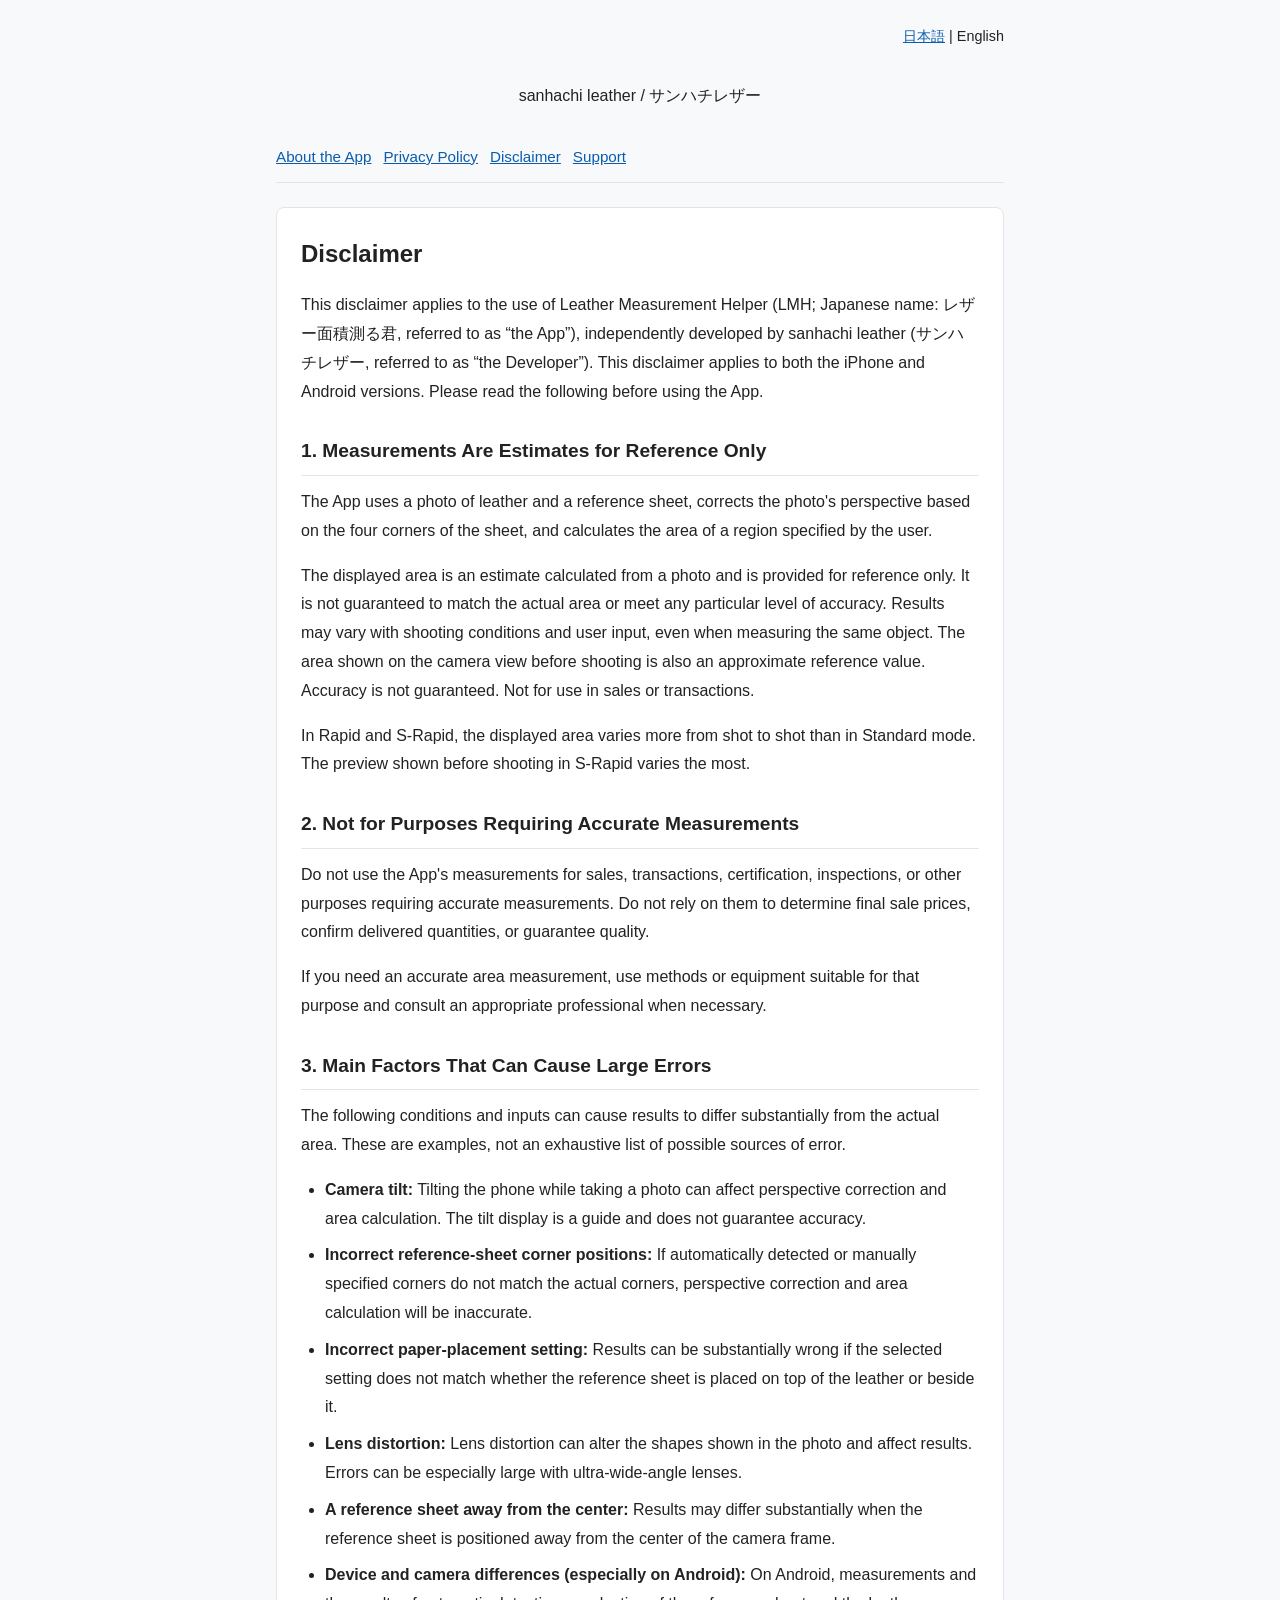
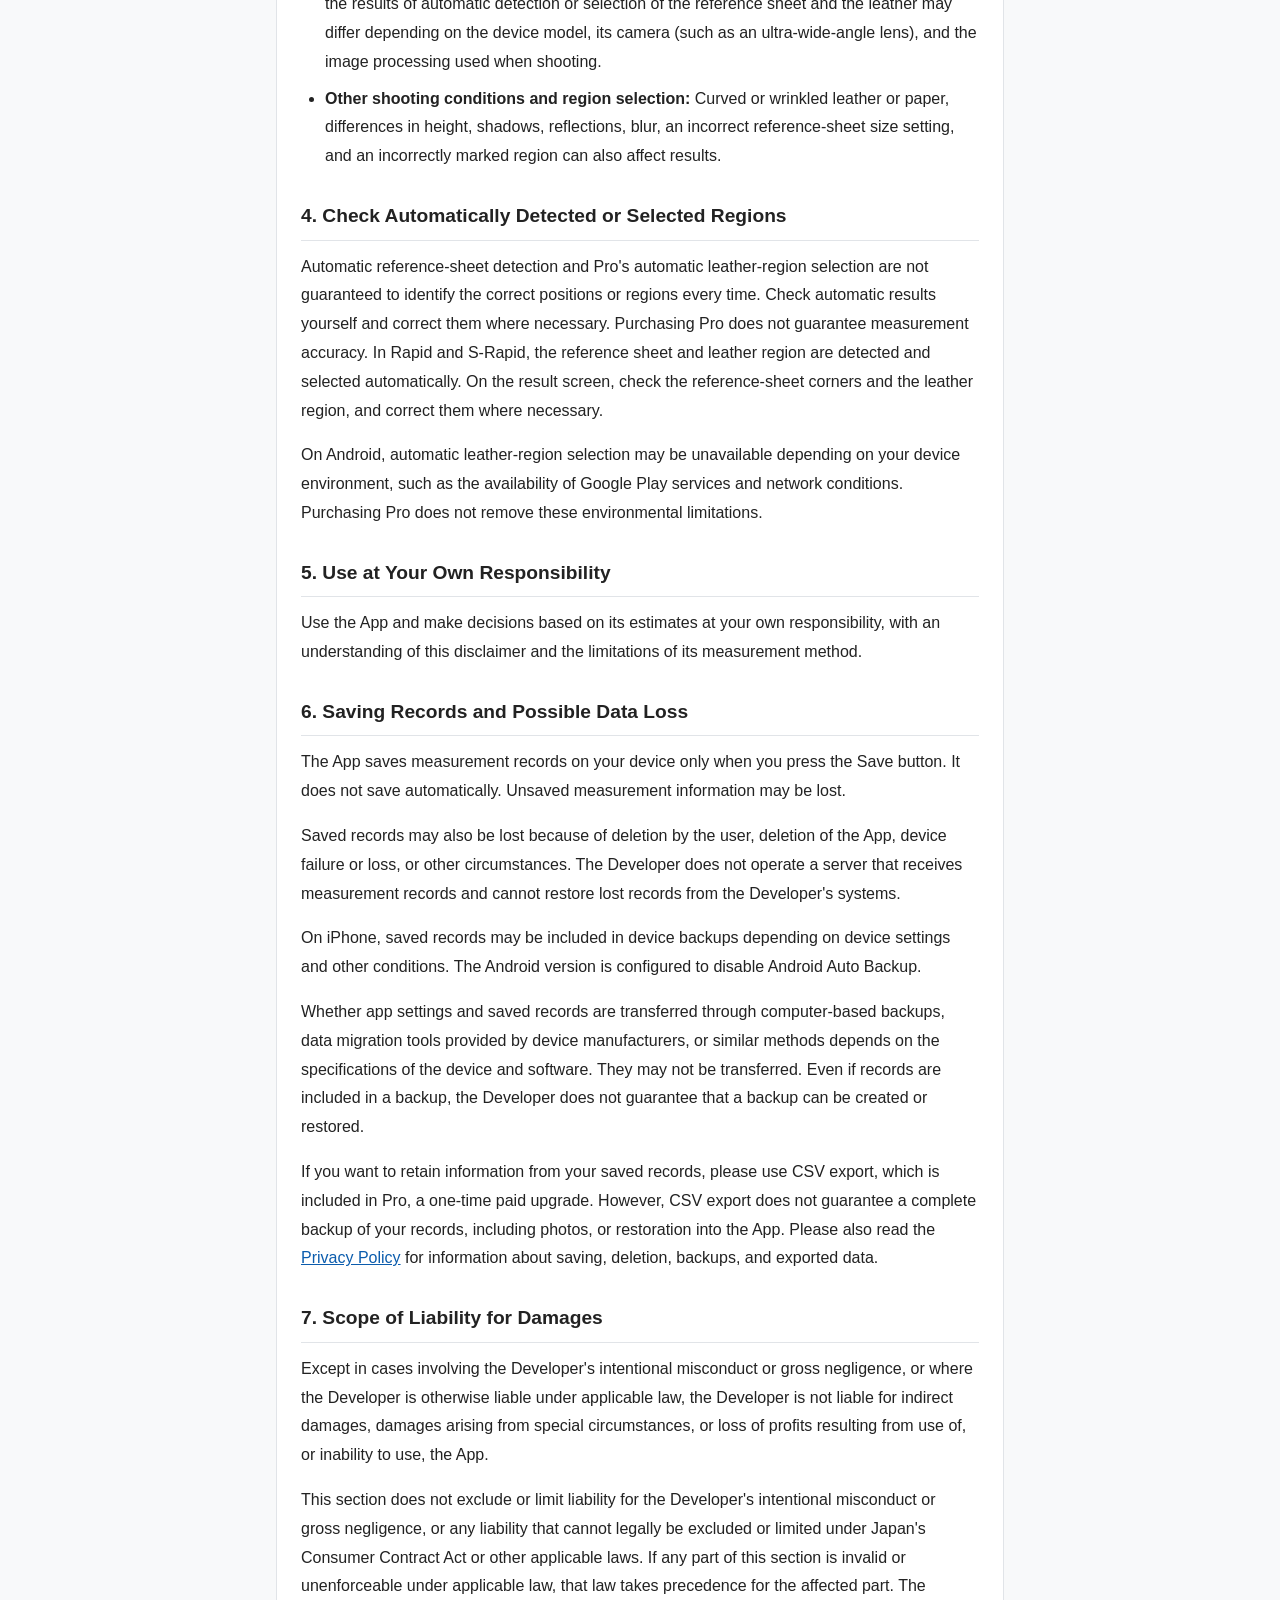
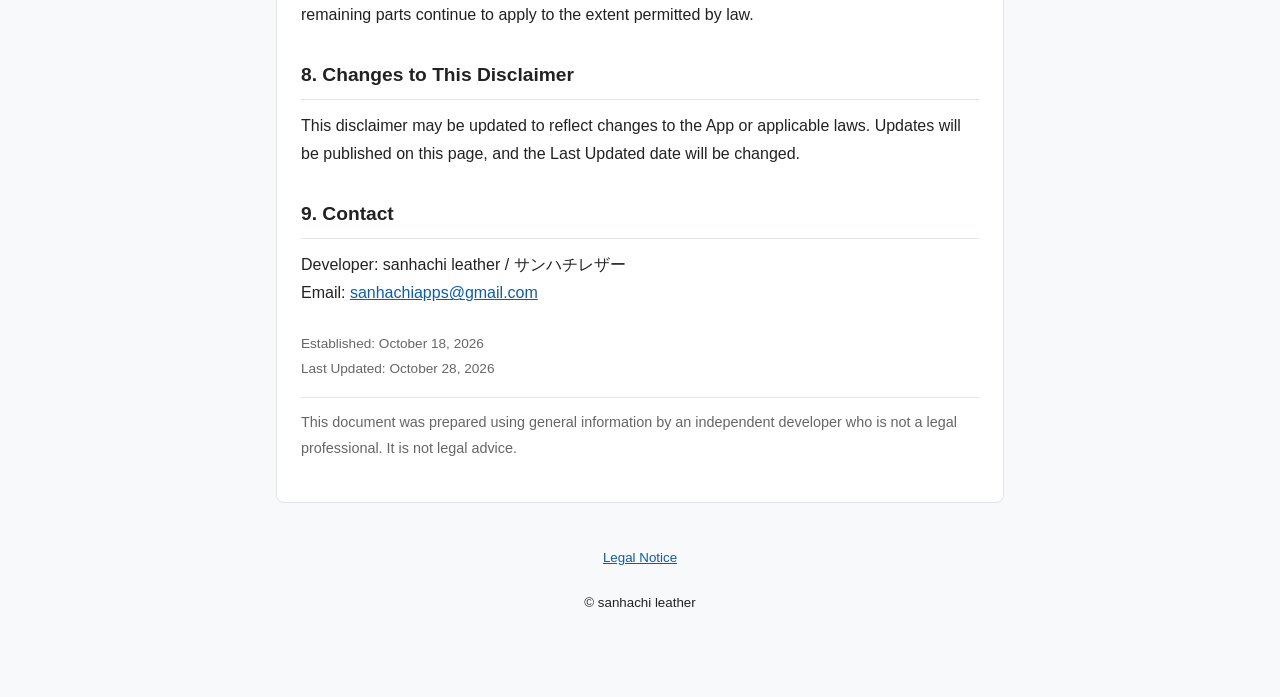
<file: en/disclaimer.html>
<!DOCTYPE html>
<html lang="en">
<head>
  <meta charset="utf-8">
  <meta name="viewport" content="width=device-width, initial-scale=1">
  <title>Disclaimer | Leather Measurement Helper</title>
  <meta name="description" content="Measurement limitations, usage precautions, and disclaimer for Leather Measurement Helper (LMH).">
  <link rel="stylesheet" href="../style.css">
</head>
<body>
  <div class="container">
    <div class="lang-switch">
      <a href="../ja/disclaimer.html" lang="ja">日本語</a> |
      <span aria-current="page">English</span>
    </div>

    <header class="header">
      <p>sanhachi leather / <span lang="ja">サンハチレザー</span></p>
    </header>

    <nav class="nav" aria-label="Site navigation">
      <a href="index.html">About the App</a>
      <a href="privacy.html">Privacy Policy</a>
      <a href="disclaimer.html" aria-current="page">Disclaimer</a>
      <a href="support.html">Support</a>
    </nav>

    <main class="card">
      <h1>Disclaimer</h1>
      <p>
        This disclaimer applies to the use of Leather Measurement
        Helper (LMH; Japanese name:
        <span lang="ja">レザー面積測る君</span>, referred to as “the App”),
        independently developed by sanhachi leather
        (<span lang="ja">サンハチレザー</span>, referred to as “the Developer”).
        This disclaimer applies to both the iPhone and Android versions.
        Please read the following before using the App.
      </p>

      <h2>1. Measurements Are Estimates for Reference Only</h2>
      <p>
        The App uses a photo of leather and a reference sheet,
        corrects the photo's perspective based on the four corners
        of the sheet, and calculates the area of a region
        specified by the user.
      </p>
      <p>
        The displayed area is an estimate calculated from a photo
        and is provided for reference only.
        It is not guaranteed to match the actual area
        or meet any particular level of accuracy.
        Results may vary with shooting conditions and user input,
        even when measuring the same object.
        The area shown on the camera view before shooting is
        also an approximate reference value.
        Accuracy is not guaranteed. Not for use in sales or transactions.
      </p>
      <p>
        In Rapid and S-Rapid, the displayed area varies more
        from shot to shot than in Standard mode.
        The preview shown before shooting in S-Rapid varies the most.
      </p>

      <h2>2. Not for Purposes Requiring Accurate Measurements</h2>
      <p>
        Do not use the App's measurements for sales, transactions,
        certification, inspections, or other purposes requiring
        accurate measurements. Do not rely on them to determine
        final sale prices, confirm delivered quantities,
        or guarantee quality.
      </p>
      <p>
        If you need an accurate area measurement, use methods
        or equipment suitable for that purpose and consult
        an appropriate professional when necessary.
      </p>

      <h2>3. Main Factors That Can Cause Large Errors</h2>
      <p>
        The following conditions and inputs can cause results
        to differ substantially from the actual area.
        These are examples, not an exhaustive list of possible
        sources of error.
      </p>
      <ul>
        <li>
          <strong>Camera tilt:</strong>
          Tilting the phone while taking a photo can affect
          perspective correction and area calculation.
          The tilt display is a guide and does not guarantee accuracy.
        </li>
        <li>
          <strong>Incorrect reference-sheet corner positions:</strong>
          If automatically detected or manually specified corners
          do not match the actual corners, perspective correction
          and area calculation will be inaccurate.
        </li>
        <li>
          <strong>Incorrect paper-placement setting:</strong>
          Results can be substantially wrong if the selected setting
          does not match whether the reference sheet is placed
          on top of the leather or beside it.
        </li>
        <li>
          <strong>Lens distortion:</strong>
          Lens distortion can alter the shapes shown in the photo
          and affect results. Errors can be especially large
          with ultra-wide-angle lenses.
        </li>
        <li>
          <strong>A reference sheet away from the center:</strong>
          Results may differ substantially when the reference sheet
          is positioned away from the center of the camera frame.
        </li>
        <li>
          <strong>Device and camera differences (especially on Android):</strong>
          On Android, measurements and the results of automatic
          detection or selection of the reference sheet and the leather
          may differ depending on the device model, its camera
          (such as an ultra-wide-angle lens), and the image
          processing used when shooting.
        </li>
        <li>
          <strong>Other shooting conditions and region selection:</strong>
          Curved or wrinkled leather or paper, differences in height,
          shadows, reflections, blur, an incorrect reference-sheet
          size setting, and an incorrectly marked region
          can also affect results.
        </li>
      </ul>

      <h2>4. Check Automatically Detected or Selected Regions</h2>
      <p>
        Automatic reference-sheet detection and Pro's automatic
        leather-region selection are not guaranteed to identify
        the correct positions or regions every time.
        Check automatic results yourself and correct them
        where necessary. Purchasing Pro does not guarantee
        measurement accuracy.
        In Rapid and S-Rapid, the reference sheet and leather region
        are detected and selected automatically.
        On the result screen, check the reference-sheet corners
        and the leather region, and correct them where necessary.
      </p>
      <p>
        On Android, automatic leather-region selection may be unavailable
        depending on your device environment, such as the availability
        of Google Play services and network conditions.
        Purchasing Pro does not remove these environmental limitations.
      </p>

      <h2>5. Use at Your Own Responsibility</h2>
      <p>
        Use the App and make decisions based on its estimates
        at your own responsibility, with an understanding
        of this disclaimer and the limitations of its
        measurement method.
      </p>

      <h2>6. Saving Records and Possible Data Loss</h2>
      <p>
        The App saves measurement records on your device
        only when you press the Save button.
        It does not save automatically.
        Unsaved measurement information may be lost.
      </p>
      <p>
        Saved records may also be lost because of deletion
        by the user, deletion of the App, device failure or loss,
        or other circumstances.
        The Developer does not operate a server that receives
        measurement records and cannot restore lost records
        from the Developer's systems.
      </p>
      <p>
        On iPhone, saved records may be included in device backups
        depending on device settings and other conditions.
        The Android version is configured to disable Android Auto Backup.
      </p>
      <p>
        Whether app settings and saved records are transferred through
        computer-based backups, data migration tools provided by device
        manufacturers, or similar methods depends on the specifications
        of the device and software. They may not be transferred.
        Even if records are included in a backup, the Developer does not
        guarantee that a backup can be created or restored.
      </p>
      <p>
        If you want to retain information from your saved records,
        please use CSV export, which is included in Pro,
        a one-time paid upgrade.
        However, CSV export does not guarantee a complete backup
        of your records, including photos, or restoration into the App.
        Please also read the
        <a href="privacy.html">Privacy Policy</a>
        for information about saving, deletion, backups,
        and exported data.
      </p>

      <h2>7. Scope of Liability for Damages</h2>
      <p>
        Except in cases involving the Developer's intentional
        misconduct or gross negligence, or where the Developer
        is otherwise liable under applicable law,
        the Developer is not liable for indirect damages,
        damages arising from special circumstances,
        or loss of profits resulting from use of,
        or inability to use, the App.
      </p>
      <p>
        This section does not exclude or limit liability
        for the Developer's intentional misconduct or gross
        negligence, or any liability that cannot legally be
        excluded or limited under Japan's Consumer Contract Act
        or other applicable laws.
        If any part of this section is invalid or unenforceable
        under applicable law, that law takes precedence
        for the affected part. The remaining parts continue
        to apply to the extent permitted by law.
      </p>

      <h2>8. Changes to This Disclaimer</h2>
      <p>
        This disclaimer may be updated to reflect changes
        to the App or applicable laws.
        Updates will be published on this page,
        and the Last Updated date will be changed.
      </p>

      <h2>9. Contact</h2>
      <p>
        Developer: sanhachi leather /
        <span lang="ja">サンハチレザー</span><br>
        Email:
        <a href="mailto:sanhachiapps@gmail.com">sanhachiapps@gmail.com</a>
      </p>

      <p class="meta">
        Established: October 18, 2026<br>
        Last Updated: October 28, 2026
      </p>

      <p class="notice">
        This document was prepared using general information
        by an independent developer who is not a legal professional.
        It is not legal advice.
      </p>
    </main>

    <footer class="footer">
      <p><small><a href="legal.html">Legal Notice</a></small></p>
      <p><small>&copy; sanhachi leather</small></p>
    </footer>

  </div>
</body>
</html>
</file>
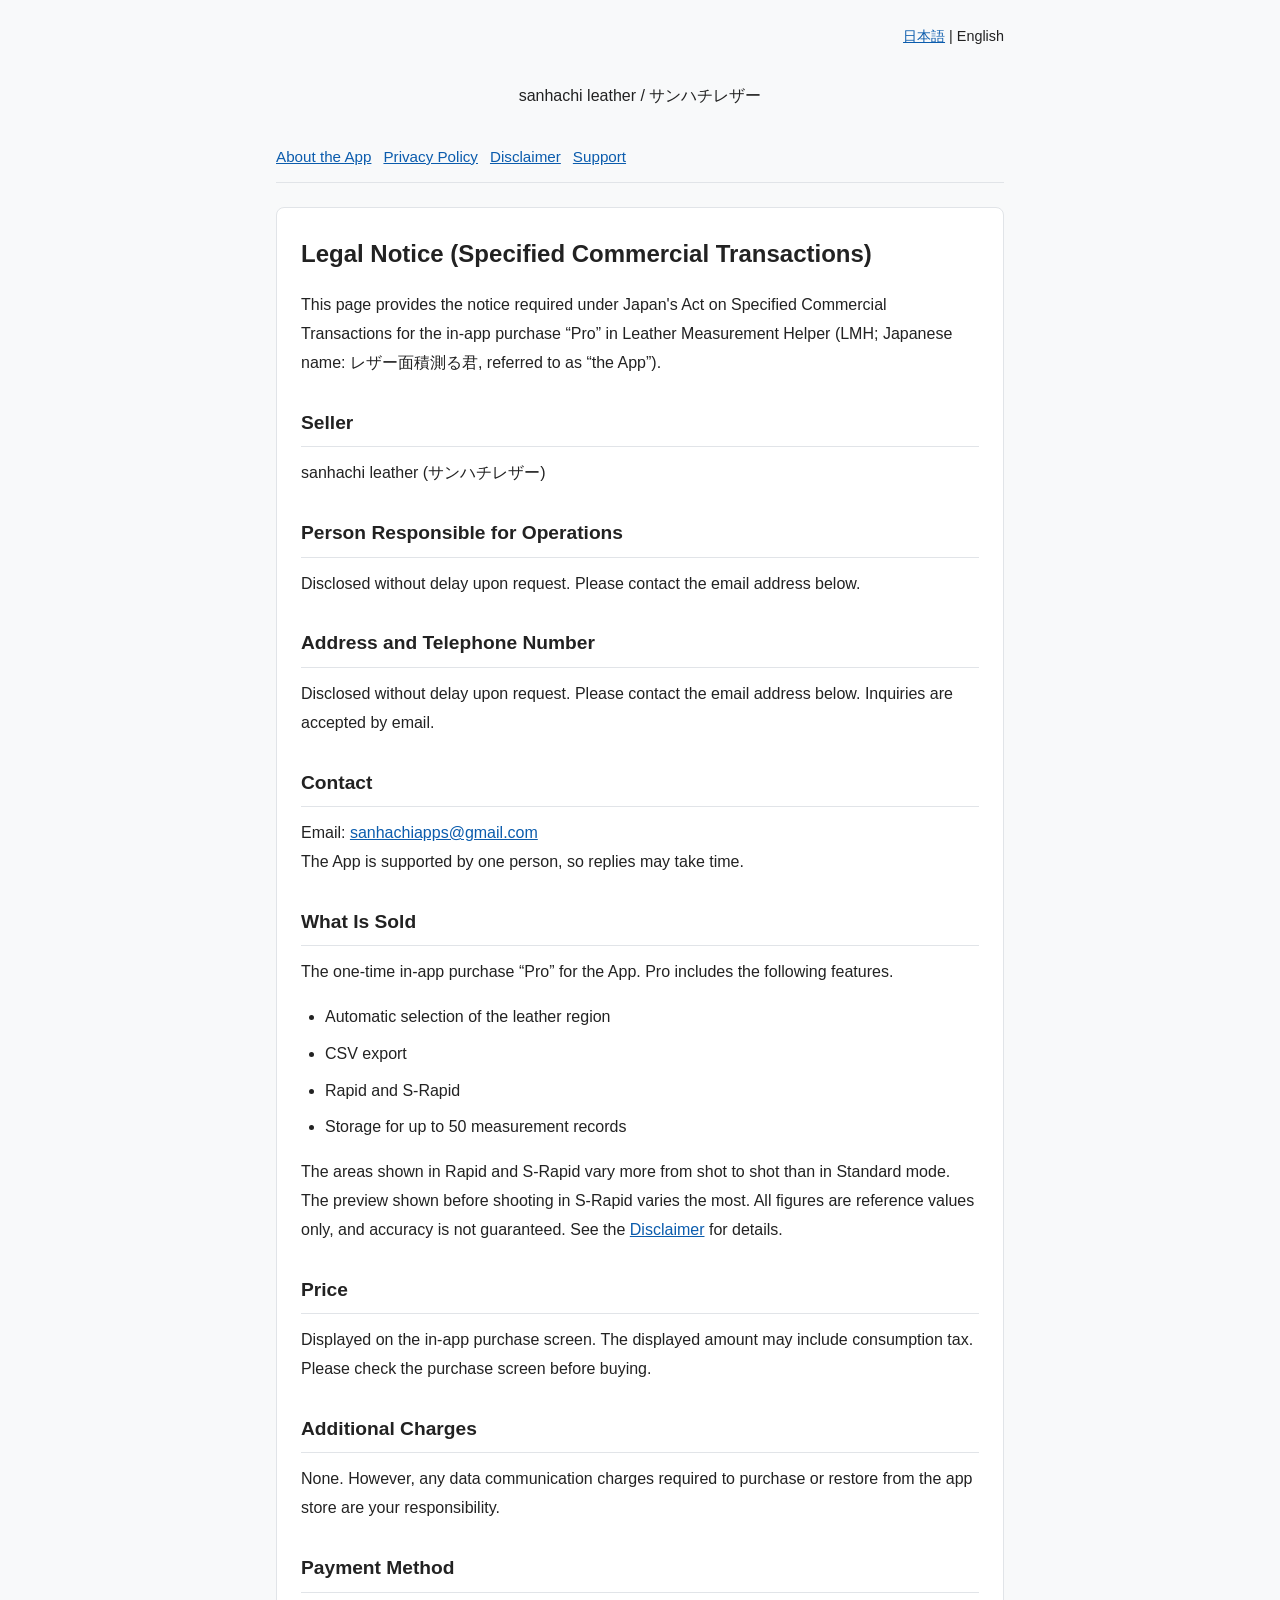
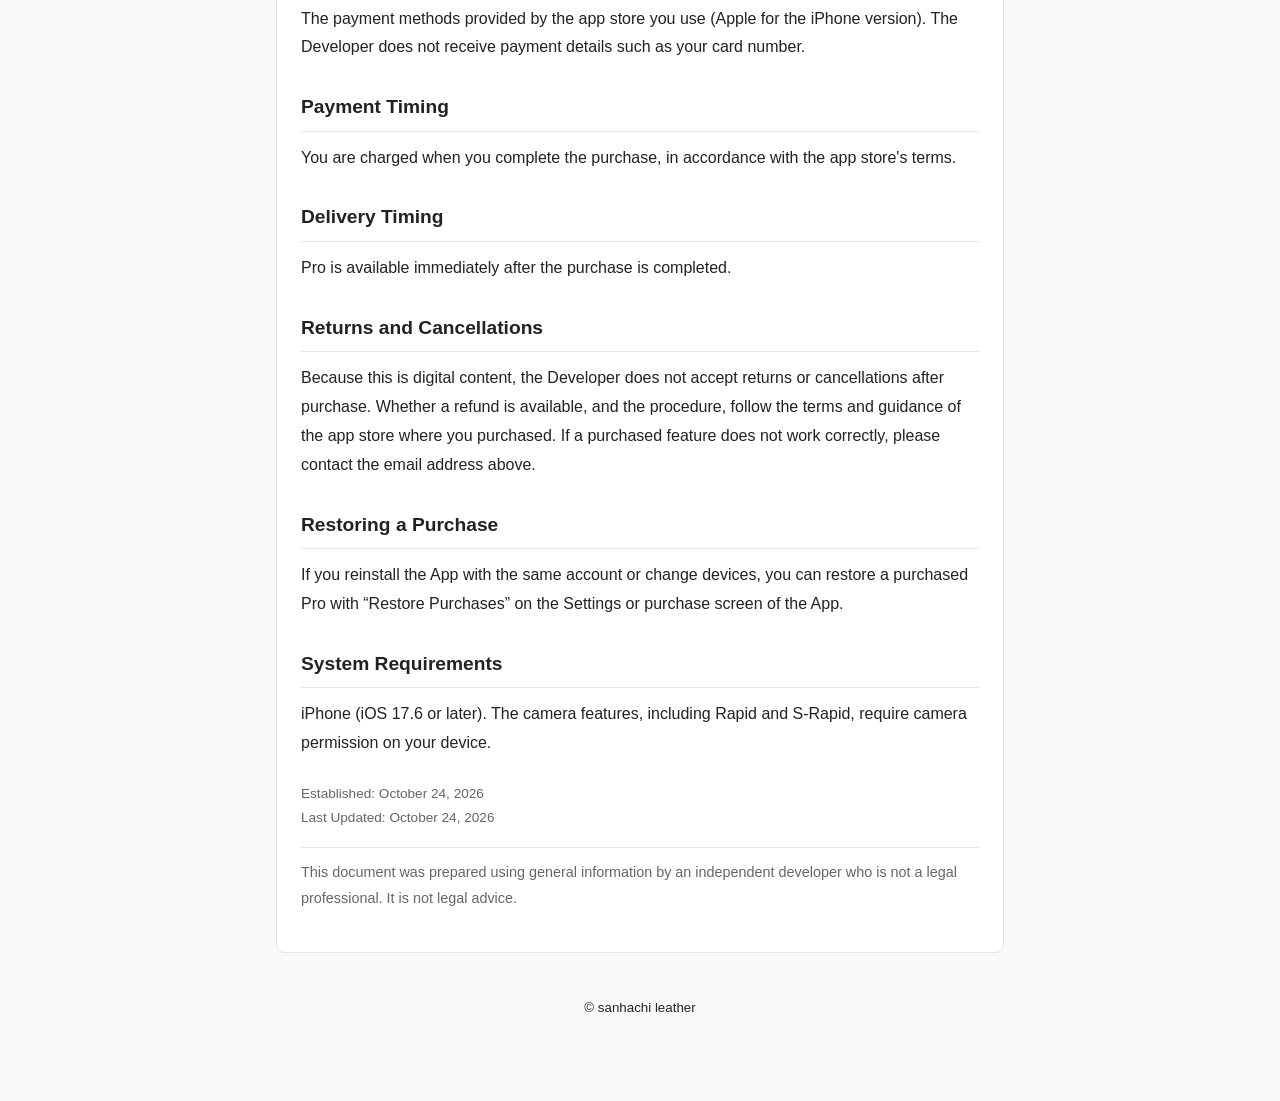
<file: en/legal.html>
<!DOCTYPE html>
<html lang="en">
<head>
  <meta charset="utf-8">
  <meta name="viewport" content="width=device-width, initial-scale=1">
  <title>Legal Notice (Specified Commercial Transactions) | Leather Measurement Helper</title>
  <meta name="description" content="Notice under Japan's Act on Specified Commercial Transactions for Leather Measurement Helper (LMH).">
  <link rel="stylesheet" href="../style.css">
</head>
<body>
  <div class="container">
    <div class="lang-switch">
      <a href="../ja/legal.html" lang="ja">日本語</a> |
      <span aria-current="page">English</span>
    </div>

    <header class="header">
      <p>sanhachi leather / <span lang="ja">サンハチレザー</span></p>
    </header>

    <nav class="nav" aria-label="Site navigation">
      <a href="index.html">About the App</a>
      <a href="privacy.html">Privacy Policy</a>
      <a href="disclaimer.html">Disclaimer</a>
      <a href="support.html">Support</a>
    </nav>

    <main class="card">
      <h1>Legal Notice (Specified Commercial Transactions)</h1>
      <p>
        This page provides the notice required under Japan's Act on
        Specified Commercial Transactions for the in-app purchase
        “Pro” in Leather Measurement Helper (LMH; Japanese name:
        <span lang="ja">レザー面積測る君</span>, referred to as “the App”).
      </p>

      <h2>Seller</h2>
      <p>sanhachi leather (<span lang="ja">サンハチレザー</span>)</p>

      <h2>Person Responsible for Operations</h2>
      <p>
        Disclosed without delay upon request.
        Please contact the email address below.
      </p>

      <h2>Address and Telephone Number</h2>
      <p>
        Disclosed without delay upon request.
        Please contact the email address below.
        Inquiries are accepted by email.
      </p>

      <h2>Contact</h2>
      <p>
        Email:
        <a href="mailto:sanhachiapps@gmail.com">sanhachiapps@gmail.com</a><br>
        The App is supported by one person, so replies may take time.
      </p>

      <h2>What Is Sold</h2>
      <p>
        The one-time in-app purchase “Pro” for the App.
        Pro includes the following features.
      </p>
      <ul>
        <li>Automatic selection of the leather region</li>
        <li>CSV export</li>
        <li>Rapid and S-Rapid</li>
        <li>Storage for up to 50 measurement records</li>
      </ul>
      <p>
        The areas shown in Rapid and S-Rapid vary more from shot to shot
        than in Standard mode. The preview shown before shooting in
        S-Rapid varies the most. All figures are reference values only,
        and accuracy is not guaranteed.
        See the <a href="disclaimer.html">Disclaimer</a> for details.
      </p>

      <h2>Price</h2>
      <p>
        Displayed on the in-app purchase screen.
        The displayed amount may include consumption tax.
        Please check the purchase screen before buying.
      </p>

      <h2>Additional Charges</h2>
      <p>
        None. However, any data communication charges required
        to purchase or restore from the app store are your responsibility.
      </p>

      <h2>Payment Method</h2>
      <p>
        The payment methods provided by the app store you use
        (Apple for the iPhone version).
        The Developer does not receive payment details
        such as your card number.
      </p>

      <h2>Payment Timing</h2>
      <p>
        You are charged when you complete the purchase,
        in accordance with the app store's terms.
      </p>

      <h2>Delivery Timing</h2>
      <p>
        Pro is available immediately after the purchase is completed.
      </p>

      <h2>Returns and Cancellations</h2>
      <p>
        Because this is digital content, the Developer does not accept
        returns or cancellations after purchase.
        Whether a refund is available, and the procedure,
        follow the terms and guidance of the app store where you purchased.
        If a purchased feature does not work correctly,
        please contact the email address above.
      </p>

      <h2>Restoring a Purchase</h2>
      <p>
        If you reinstall the App with the same account or change devices,
        you can restore a purchased Pro with “Restore Purchases”
        on the Settings or purchase screen of the App.
      </p>

      <h2>System Requirements</h2>
      <p>
        iPhone (iOS 17.6 or later).
        The camera features, including Rapid and S-Rapid,
        require camera permission on your device.
      </p>

      <p class="meta">
        Established: October 24, 2026<br>
        Last Updated: October 24, 2026
      </p>

      <p class="notice">
        This document was prepared using general information
        by an independent developer who is not a legal professional.
        It is not legal advice.
      </p>
    </main>

    <footer class="footer">
      <p><small>&copy; sanhachi leather</small></p>
    </footer>
  </div>
</body>
</html>
</file>
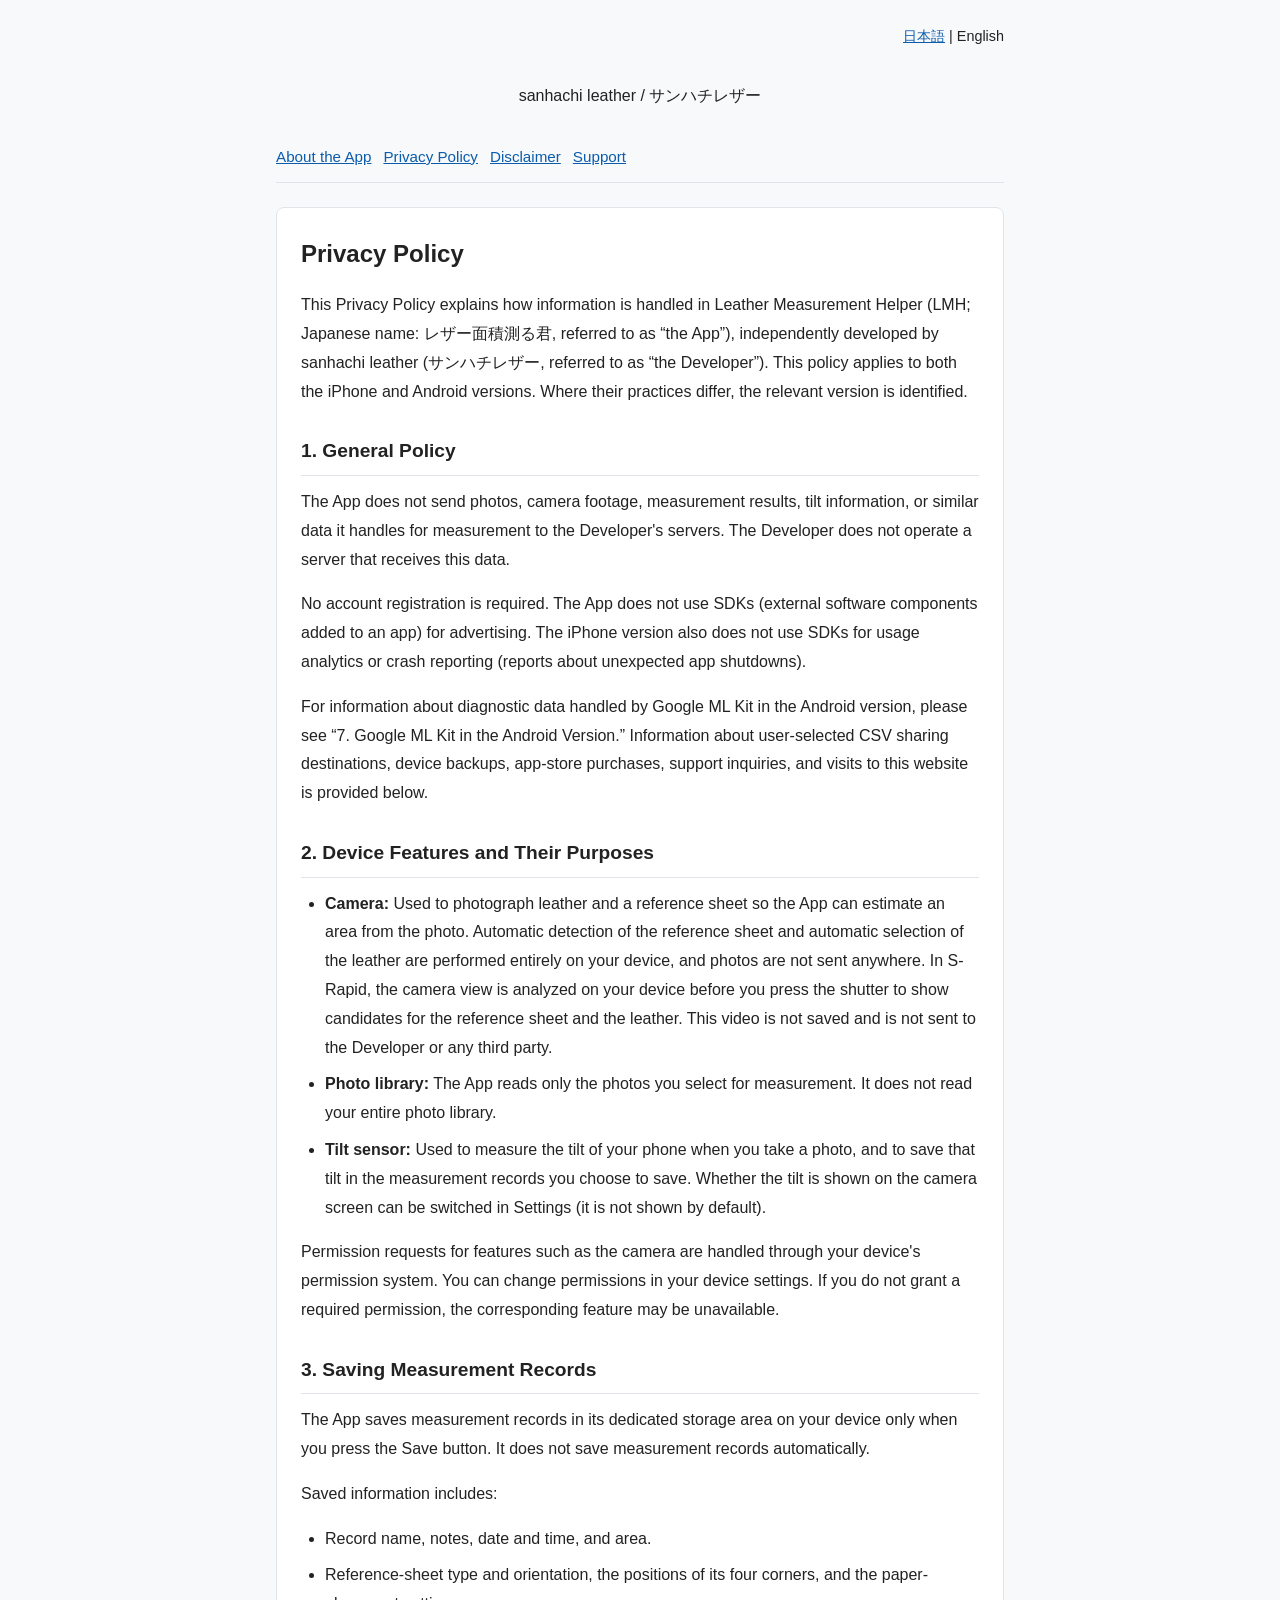
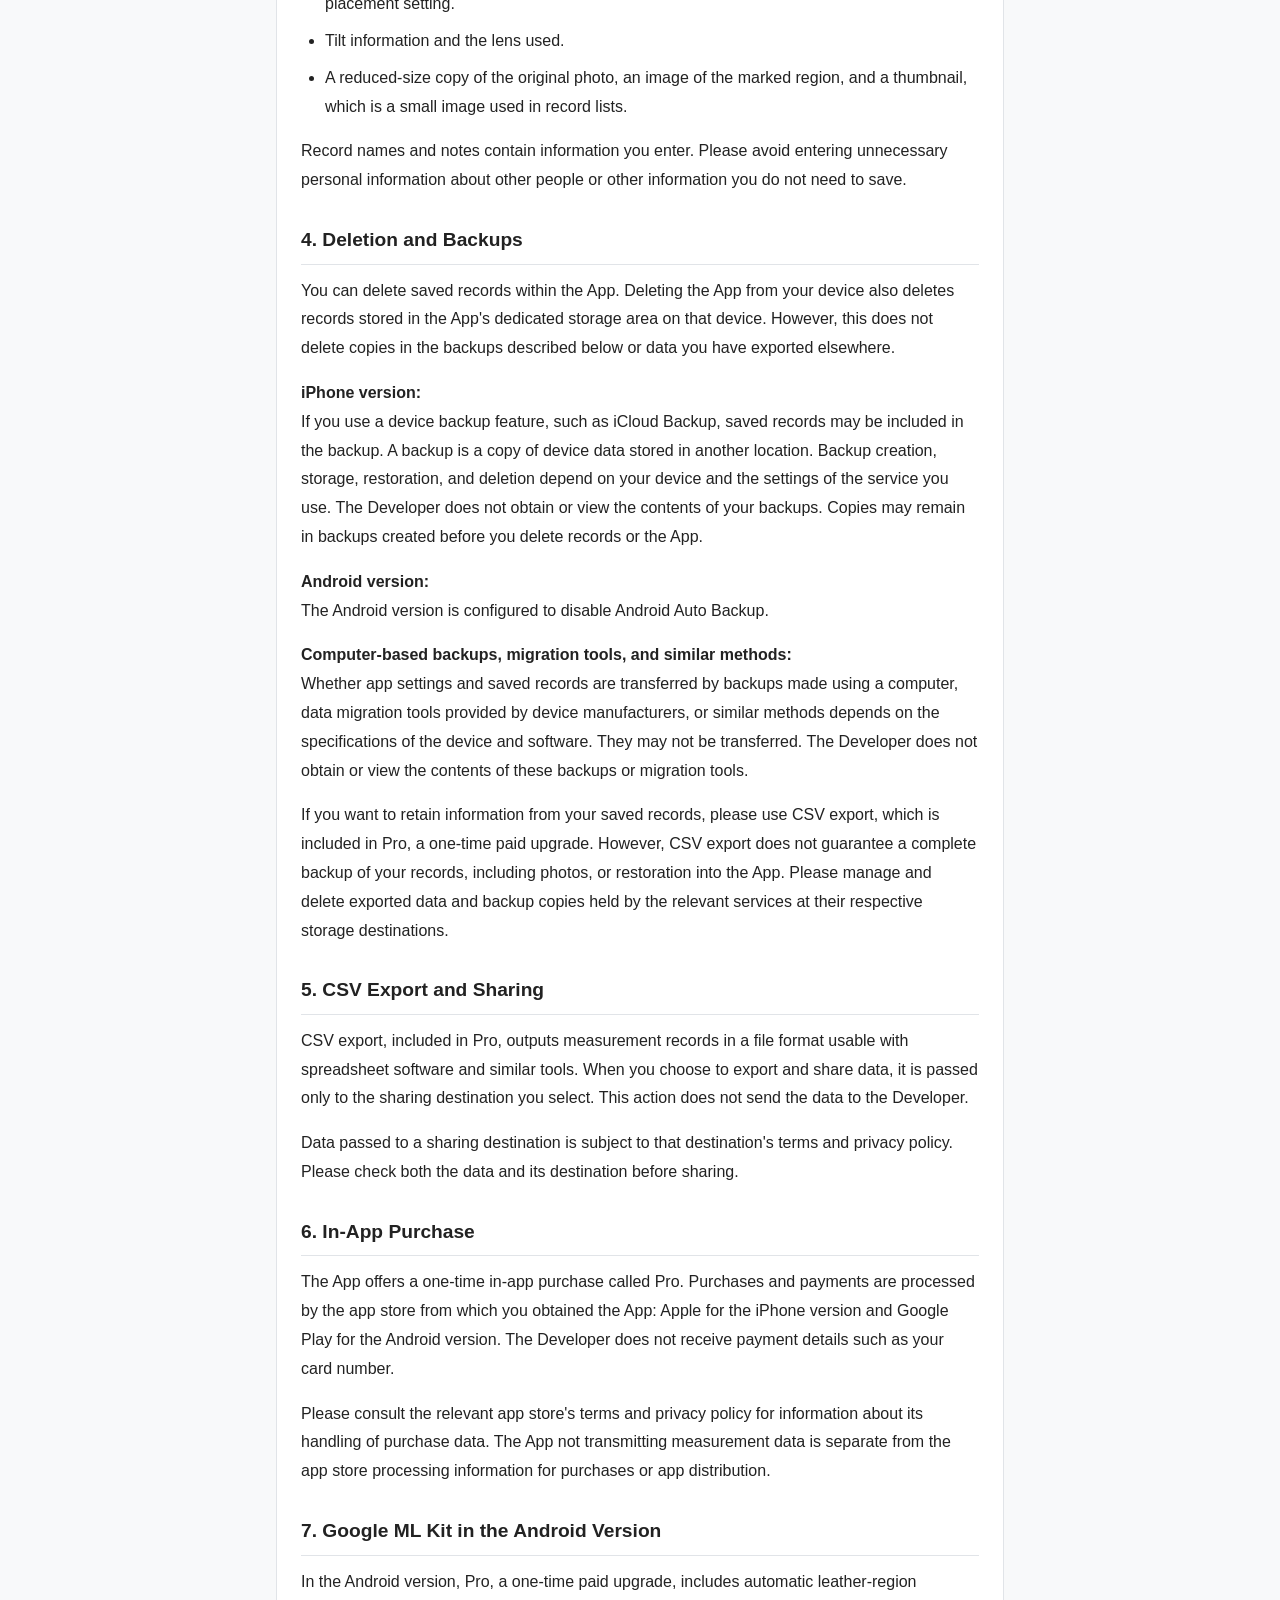
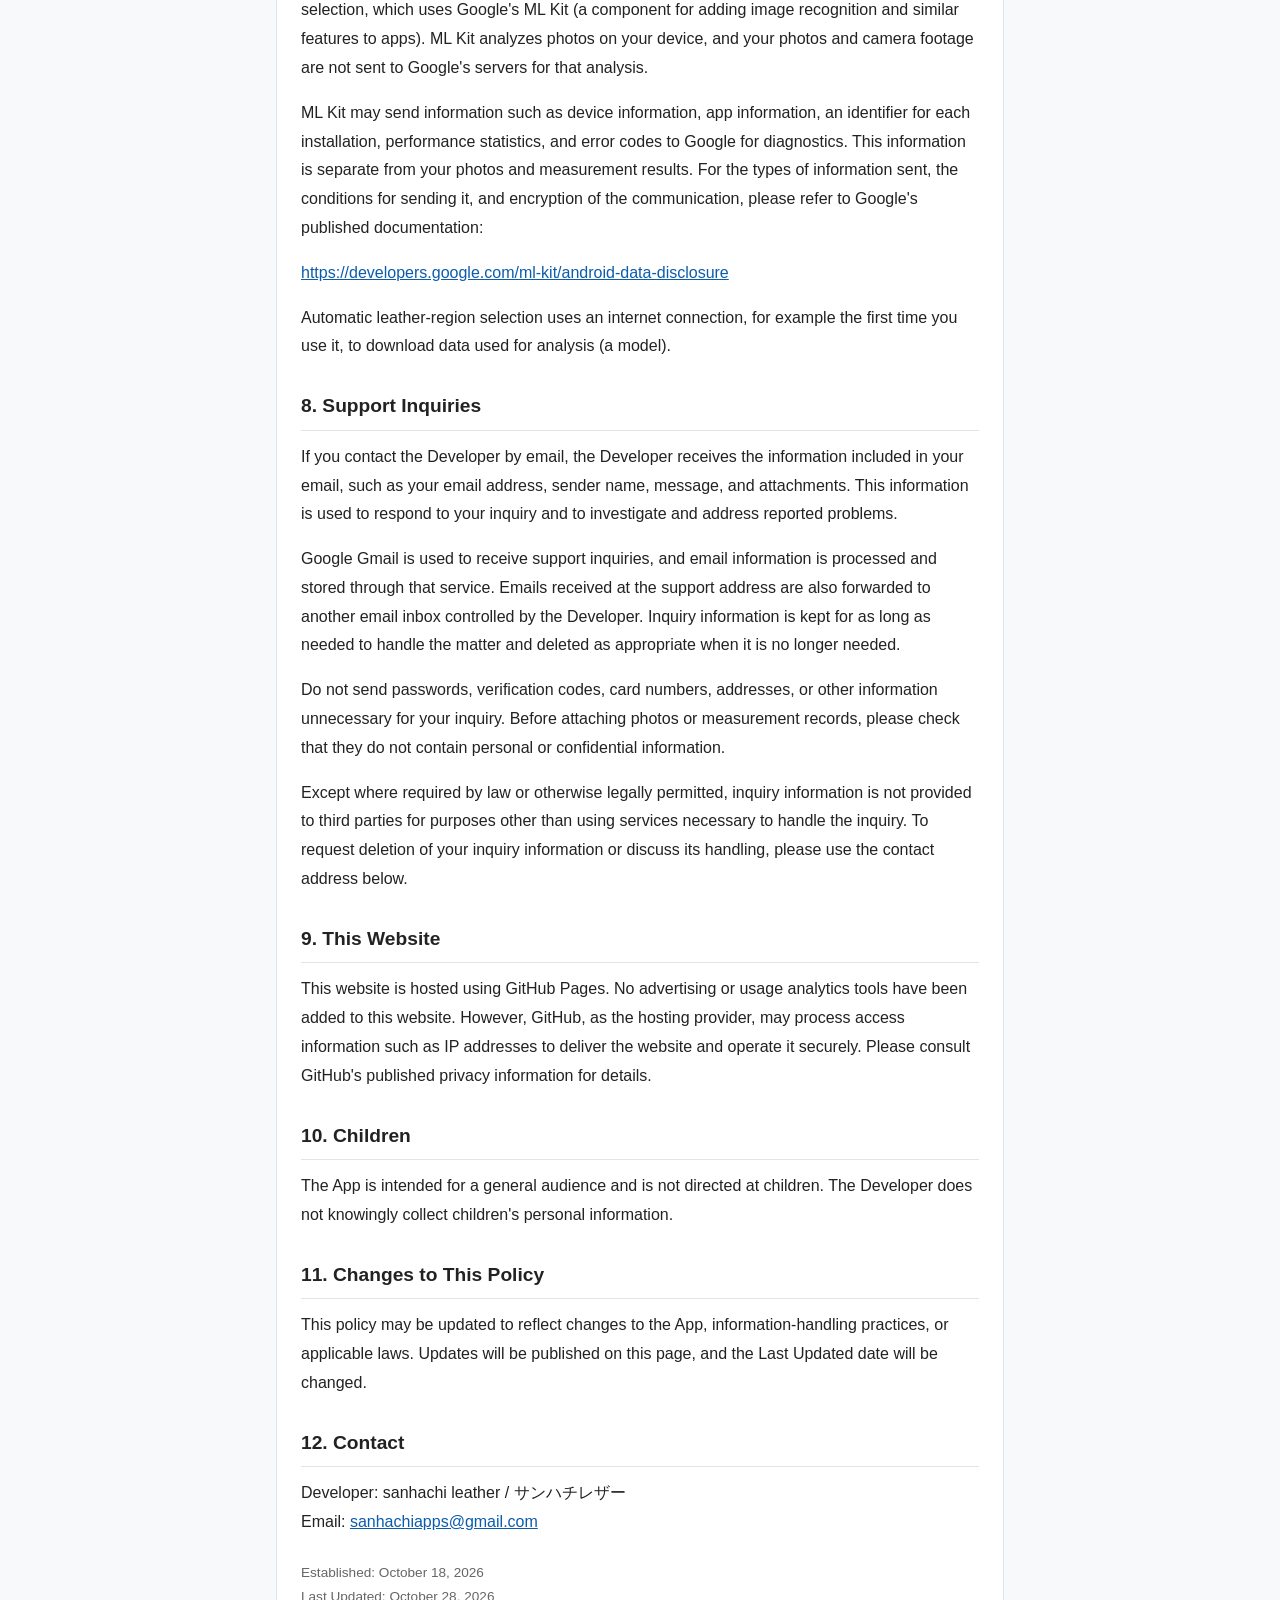
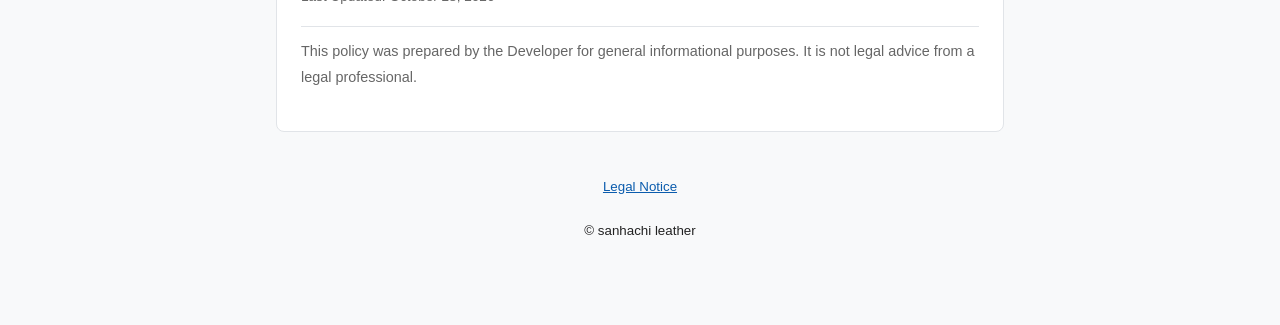
<file: en/privacy.html>
<!DOCTYPE html>
<html lang="en">
<head>
  <meta charset="utf-8">
  <meta name="viewport" content="width=device-width, initial-scale=1">
  <title>Privacy Policy | Leather Measurement Helper</title>
  <meta name="description" content="Privacy Policy for Leather Measurement Helper (LMH), independently developed by sanhachi leather.">
  <link rel="stylesheet" href="../style.css">
</head>
<body>
  <div class="container">
    <div class="lang-switch">
      <a href="../ja/privacy.html" lang="ja">日本語</a> |
      <span aria-current="page">English</span>
    </div>

    <header class="header">
      <p>sanhachi leather / <span lang="ja">サンハチレザー</span></p>
    </header>

    <nav class="nav" aria-label="Site navigation">
      <a href="index.html">About the App</a>
      <a href="privacy.html" aria-current="page">Privacy Policy</a>
      <a href="disclaimer.html">Disclaimer</a>
      <a href="support.html">Support</a>
    </nav>

    <main class="card">
      <h1>Privacy Policy</h1>
      <p>
        This Privacy Policy explains how information is handled in
        Leather Measurement Helper (LMH; Japanese name:
        <span lang="ja">レザー面積測る君</span>, referred to as “the App”),
        independently developed by sanhachi leather
        (<span lang="ja">サンハチレザー</span>, referred to as “the Developer”).
        This policy applies to both the iPhone and Android versions.
        Where their practices differ, the relevant version is identified.
      </p>

      <h2>1. General Policy</h2>
      <p>
        The App does not send photos, camera footage, measurement results,
        tilt information, or similar data it handles for measurement
        to the Developer's servers.
        The Developer does not operate a server that receives this data.
      </p>
      <p>
        No account registration is required.
        The App does not use SDKs (external software components added to an app)
        for advertising.
        The iPhone version also does not use SDKs for usage analytics
        or crash reporting (reports about unexpected app shutdowns).
      </p>
      <p>
        For information about diagnostic data handled by Google ML Kit
        in the Android version, please see
        “7. Google ML Kit in the Android Version.”
        Information about user-selected CSV sharing destinations,
        device backups, app-store purchases, support inquiries,
        and visits to this website is provided below.
      </p>

      <h2>2. Device Features and Their Purposes</h2>
      <ul>
        <li>
          <strong>Camera:</strong>
          Used to photograph leather and a reference sheet
          so the App can estimate an area from the photo.
          Automatic detection of the reference sheet and automatic
          selection of the leather are performed entirely on your device,
          and photos are not sent anywhere.
          In S-Rapid, the camera view is analyzed on your device
          before you press the shutter to show candidates for the
          reference sheet and the leather.
          This video is not saved and is not sent to
          the Developer or any third party.
        </li>
        <li>
          <strong>Photo library:</strong>
          The App reads only the photos you select for measurement.
          It does not read your entire photo library.
        </li>
        <li>
          <strong>Tilt sensor:</strong>
          Used to measure the tilt of your phone when you take a photo,
          and to save that tilt in the measurement records you choose to save.
          Whether the tilt is shown on the camera screen can be switched in Settings
          (it is not shown by default).
        </li>
      </ul>
      <p>
        Permission requests for features such as the camera are
        handled through your device's permission system.
        You can change permissions in your device settings.
        If you do not grant a required permission,
        the corresponding feature may be unavailable.
      </p>

      <h2>3. Saving Measurement Records</h2>
      <p>
        The App saves measurement records in its dedicated storage
        area on your device only when you press the Save button.
        It does not save measurement records automatically.
      </p>
      <p>Saved information includes:</p>
      <ul>
        <li>Record name, notes, date and time, and area.</li>
        <li>
          Reference-sheet type and orientation, the positions
          of its four corners, and the paper-placement setting.
        </li>
        <li>Tilt information and the lens used.</li>
        <li>
          A reduced-size copy of the original photo, an image of
          the marked region, and a thumbnail, which is a small
          image used in record lists.
        </li>
      </ul>
      <p>
        Record names and notes contain information you enter.
        Please avoid entering unnecessary personal information
        about other people or other information you do not need to save.
      </p>

      <h2>4. Deletion and Backups</h2>
      <p>
        You can delete saved records within the App.
        Deleting the App from your device also deletes records
        stored in the App's dedicated storage area on that device.
        However, this does not delete copies in the backups described below
        or data you have exported elsewhere.
      </p>
      <p>
        <strong>iPhone version:</strong><br>
        If you use a device backup feature, such as iCloud Backup,
        saved records may be included in the backup.
        A backup is a copy of device data stored in another location.
        Backup creation, storage, restoration, and deletion depend
        on your device and the settings of the service you use.
        The Developer does not obtain or view the contents of your backups.
        Copies may remain in backups created before you delete records or the App.
      </p>
      <p>
        <strong>Android version:</strong><br>
        The Android version is configured to disable Android Auto Backup.
      </p>
      <p>
        <strong>Computer-based backups, migration tools, and similar methods:</strong><br>
        Whether app settings and saved records are transferred
        by backups made using a computer, data migration tools provided
        by device manufacturers, or similar methods depends on the
        specifications of the device and software.
        They may not be transferred.
        The Developer does not obtain or view the contents
        of these backups or migration tools.
      </p>
      <p>
        If you want to retain information from your saved records,
        please use CSV export, which is included in Pro,
        a one-time paid upgrade.
        However, CSV export does not guarantee a complete backup
        of your records, including photos, or restoration into the App.
        Please manage and delete exported data and backup copies held
        by the relevant services at their respective storage destinations.
      </p>

      <h2>5. CSV Export and Sharing</h2>
      <p>
        CSV export, included in Pro, outputs measurement records
        in a file format usable with spreadsheet software and
        similar tools. When you choose to export and share data,
        it is passed only to the sharing destination you select.
        This action does not send the data to the Developer.
      </p>
      <p>
        Data passed to a sharing destination is subject to that
        destination's terms and privacy policy.
        Please check both the data and its destination before sharing.
      </p>

      <h2>6. In-App Purchase</h2>
      <p>
        The App offers a one-time in-app purchase called Pro.
        Purchases and payments are processed by the app store
        from which you obtained the App:
        Apple for the iPhone version and Google Play for the Android version.
        The Developer does not receive payment details
        such as your card number.
      </p>
      <p>
        Please consult the relevant app store's terms and privacy
        policy for information about its handling of purchase data.
        The App not transmitting measurement data is separate from
        the app store processing information for purchases
        or app distribution.
      </p>

      <h2>7. Google ML Kit in the Android Version</h2>
      <p>
        In the Android version, Pro, a one-time paid upgrade,
        includes automatic leather-region selection,
        which uses Google's ML Kit
        (a component for adding image recognition and similar features to apps).
        ML Kit analyzes photos on your device,
        and your photos and camera footage are not sent
        to Google's servers for that analysis.
      </p>
      <p>
        ML Kit may send information such as device information,
        app information, an identifier for each installation,
        performance statistics, and error codes to Google for diagnostics.
        This information is separate from your photos and measurement results.
        For the types of information sent, the conditions for sending it,
        and encryption of the communication,
        please refer to Google's published documentation:
      </p>
      <p>
        <a href="https://developers.google.com/ml-kit/android-data-disclosure" target="_blank" rel="noopener noreferrer">https://developers.google.com/ml-kit/android-data-disclosure</a>
      </p>
      <p>
        Automatic leather-region selection uses an internet connection,
        for example the first time you use it,
        to download data used for analysis (a model).
      </p>

      <h2>8. Support Inquiries</h2>
      <p>
        If you contact the Developer by email, the Developer receives
        the information included in your email, such as your email
        address, sender name, message, and attachments.
        This information is used to respond to your inquiry
        and to investigate and address reported problems.
      </p>
      <p>
        Google Gmail is used to receive support inquiries,
        and email information is processed and stored through
        that service. Emails received at the support address
        are also forwarded to another email inbox controlled
        by the Developer.
        Inquiry information is kept for as long as needed
        to handle the matter and deleted as appropriate
        when it is no longer needed.
      </p>
      <p>
        Do not send passwords, verification codes, card numbers,
        addresses, or other information unnecessary for your inquiry.
        Before attaching photos or measurement records,
        please check that they do not contain personal
        or confidential information.
      </p>
      <p>
        Except where required by law or otherwise legally permitted,
        inquiry information is not provided to third parties
        for purposes other than using services necessary
        to handle the inquiry.
        To request deletion of your inquiry information
        or discuss its handling, please use the contact address below.
      </p>

      <h2>9. This Website</h2>
      <p>
        This website is hosted using GitHub Pages.
        No advertising or usage analytics tools have been added
        to this website. However, GitHub, as the hosting provider,
        may process access information such as IP addresses
        to deliver the website and operate it securely.
        Please consult GitHub's published privacy information
        for details.
      </p>

      <h2>10. Children</h2>
      <p>
        The App is intended for a general audience
        and is not directed at children.
        The Developer does not knowingly collect
        children's personal information.
      </p>

      <h2>11. Changes to This Policy</h2>
      <p>
        This policy may be updated to reflect changes to the App,
        information-handling practices, or applicable laws.
        Updates will be published on this page,
        and the Last Updated date will be changed.
      </p>

      <h2>12. Contact</h2>
      <p>
        Developer: sanhachi leather /
        <span lang="ja">サンハチレザー</span><br>
        Email:
        <a href="mailto:sanhachiapps@gmail.com">sanhachiapps@gmail.com</a>
      </p>

      <p class="meta">
        Established: October 18, 2026<br>
        Last Updated: October 28, 2026
      </p>

      <p class="notice">
        This policy was prepared by the Developer for general
        informational purposes. It is not legal advice
        from a legal professional.
      </p>
    </main>

    <footer class="footer">
      <p><small><a href="legal.html">Legal Notice</a></small></p>
      <p><small>&copy; sanhachi leather</small></p>
    </footer>

  </div>
</body>
</html>
</file>
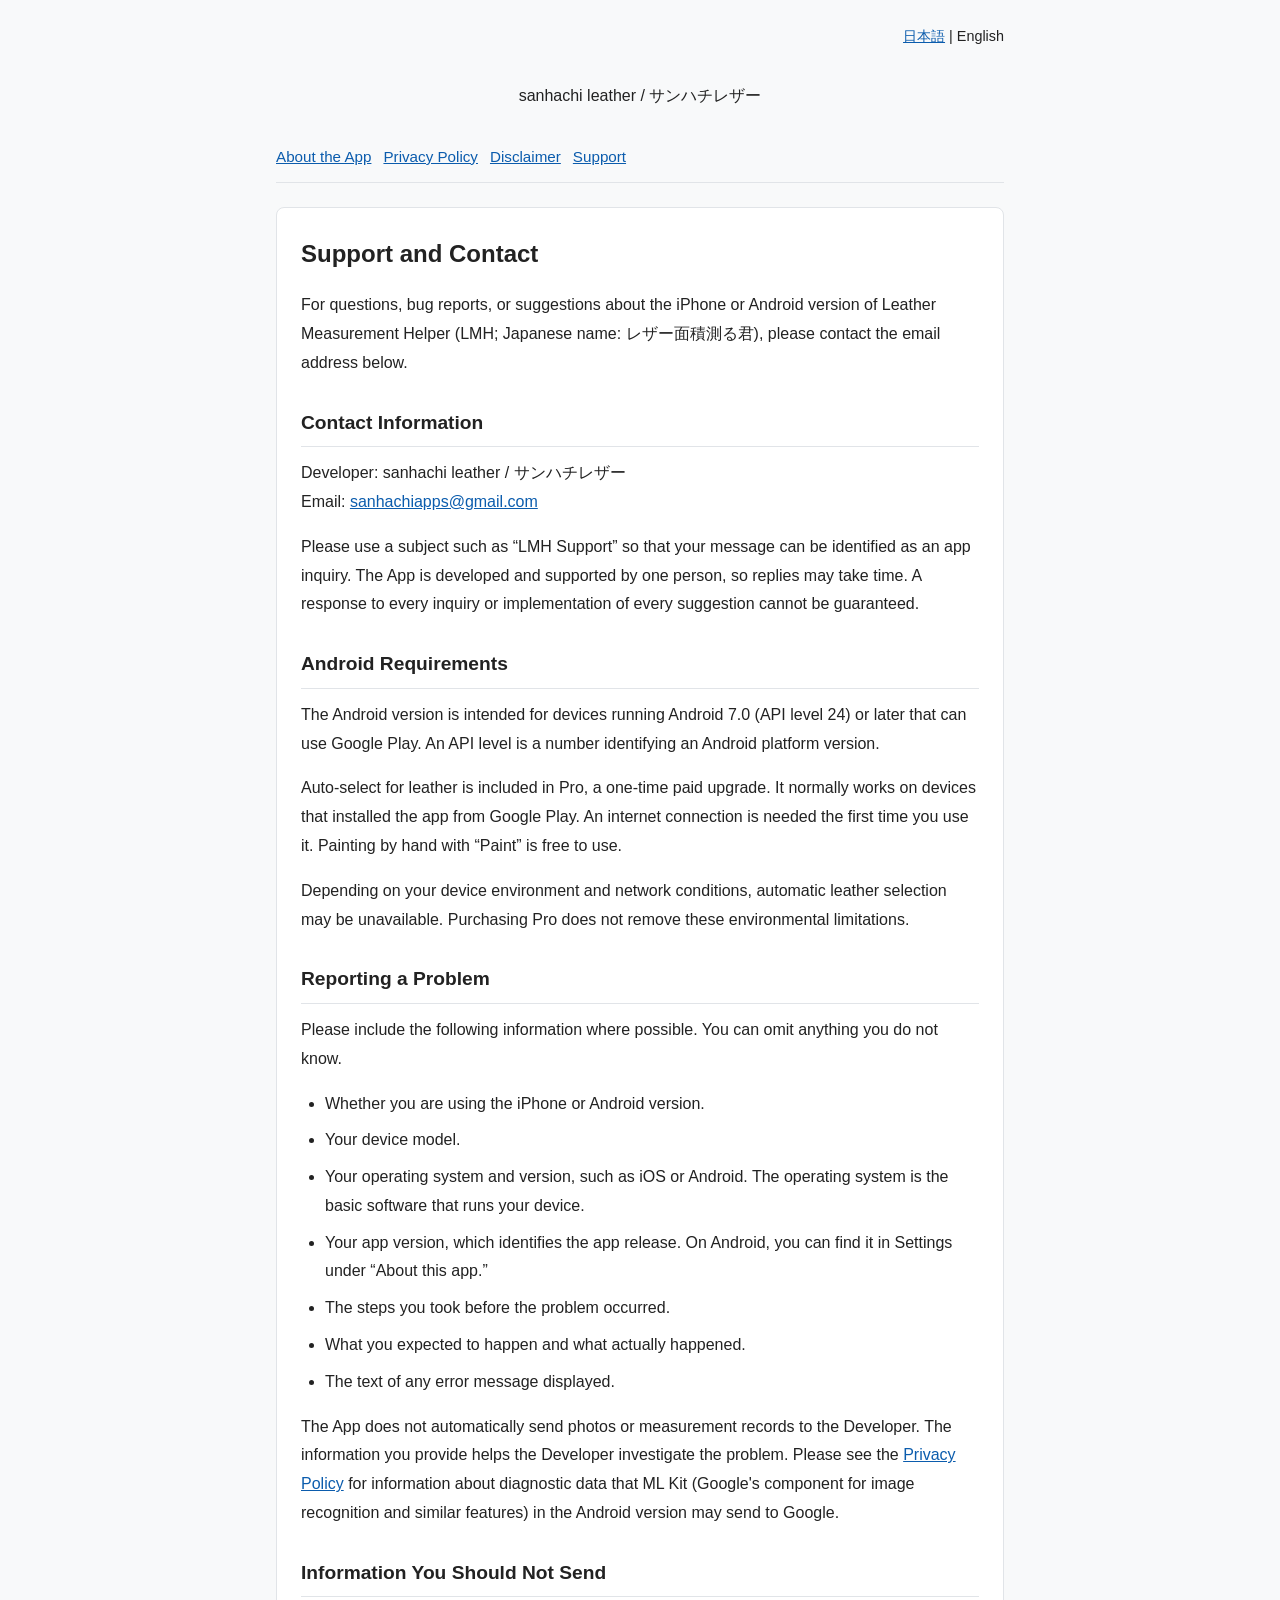
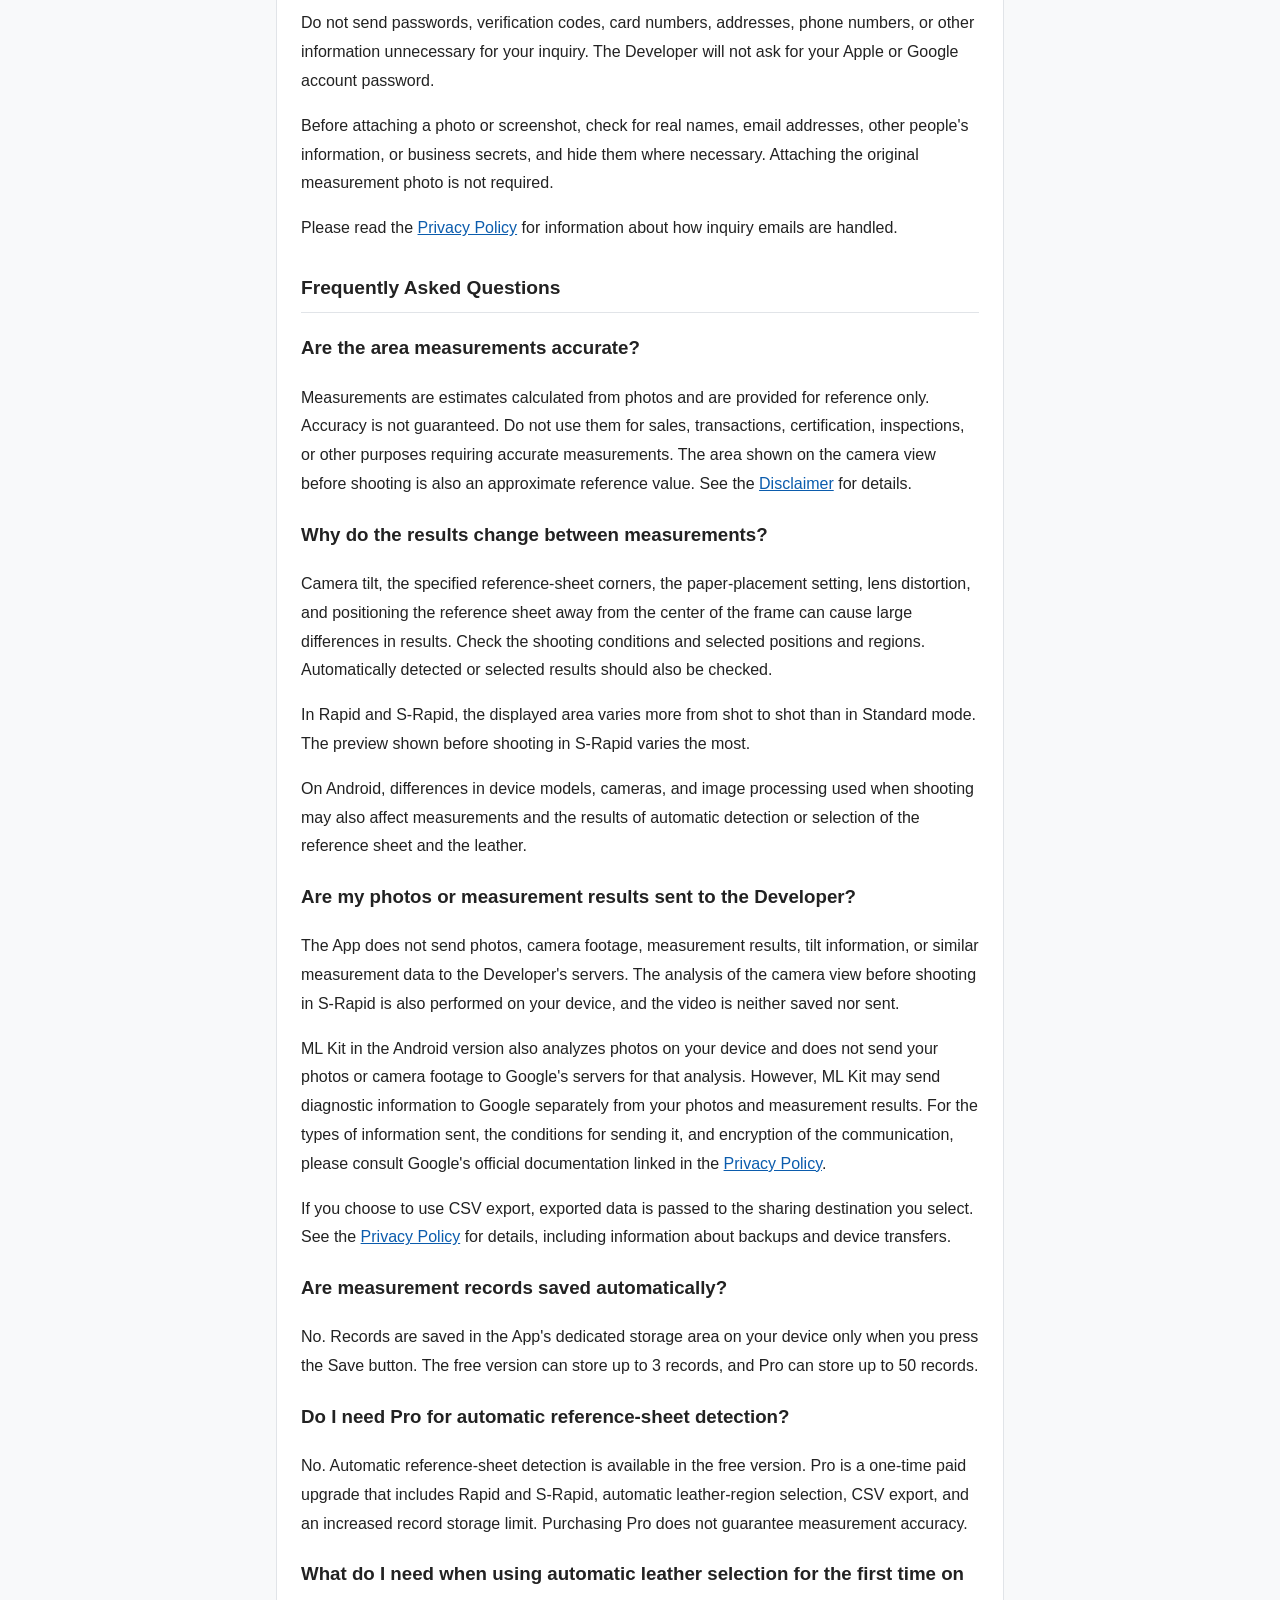
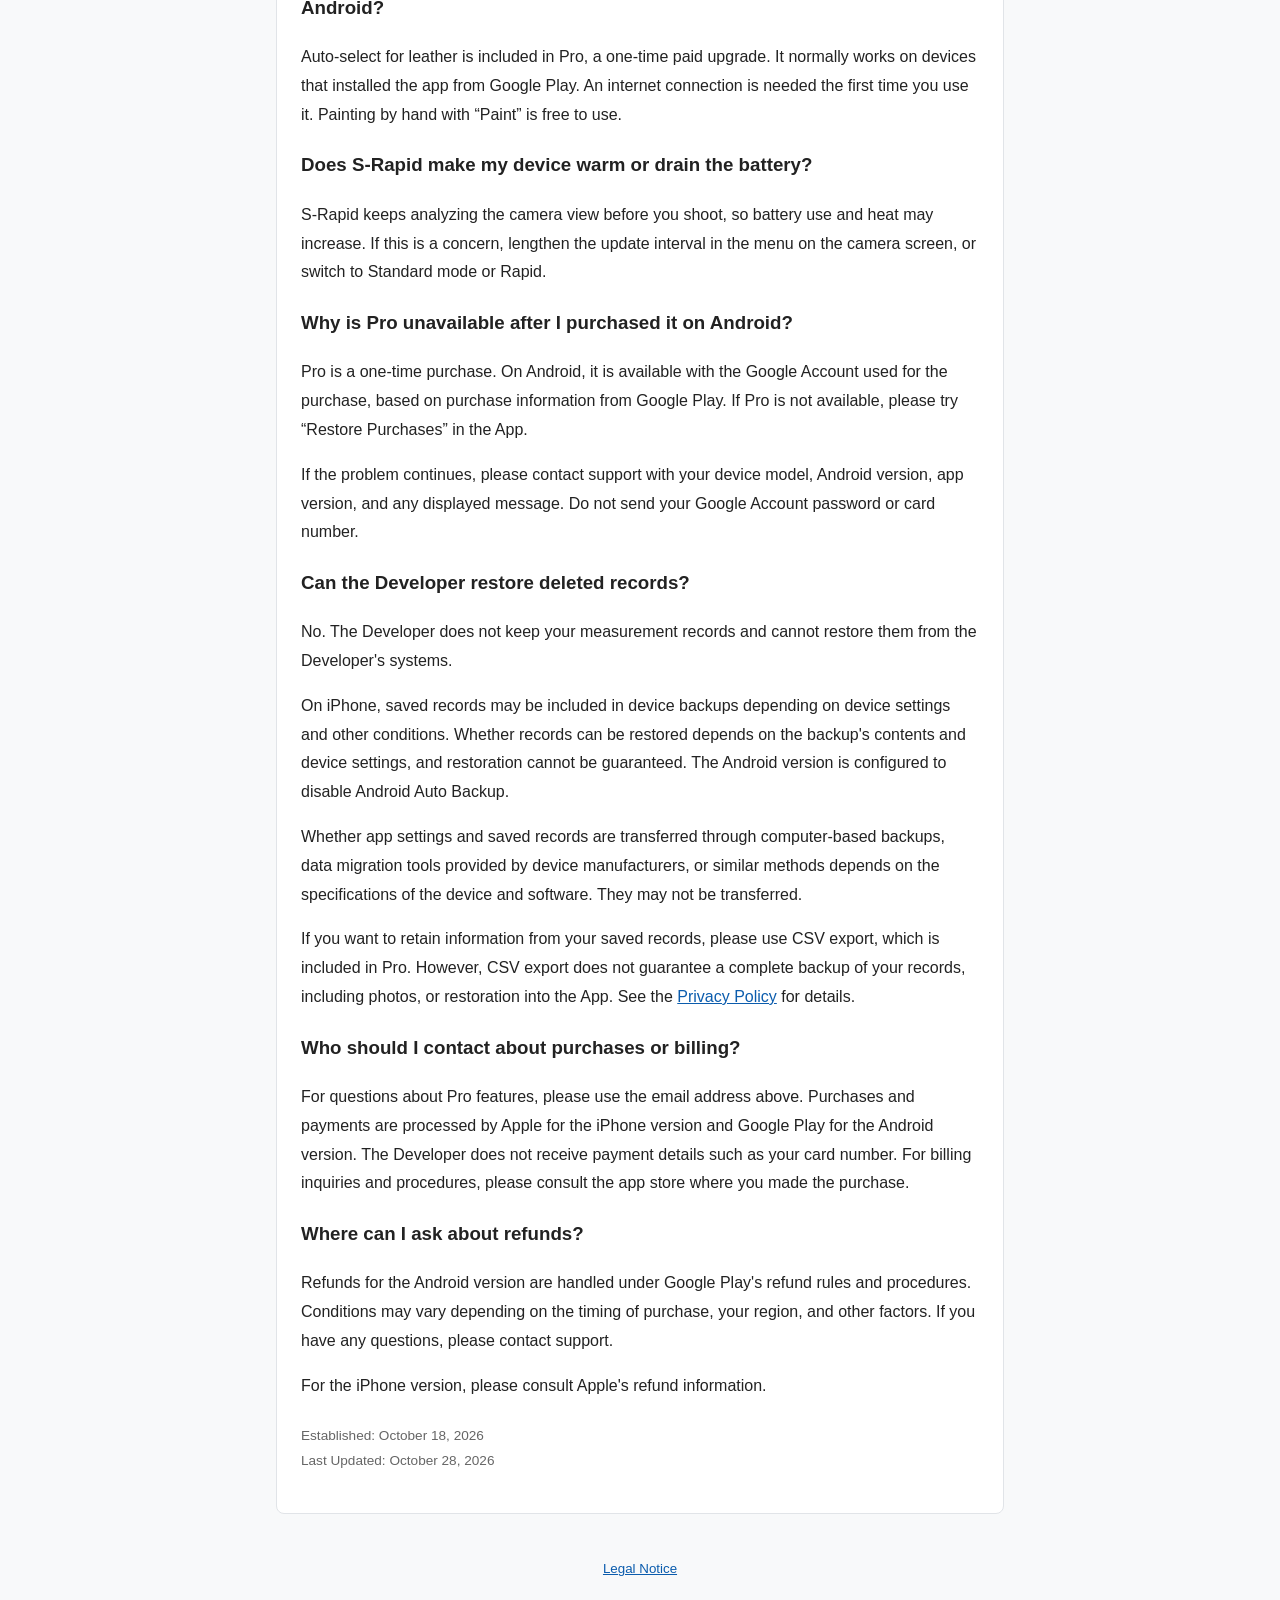
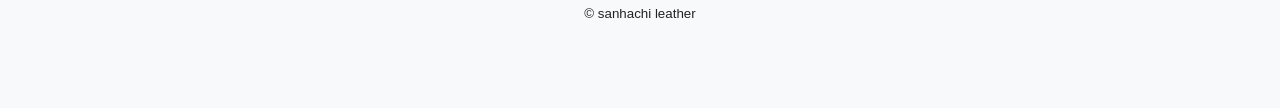
<file: en/support.html>
<!DOCTYPE html>
<html lang="en">
<head>
  <meta charset="utf-8">
  <meta name="viewport" content="width=device-width, initial-scale=1">
  <title>Support | Leather Measurement Helper</title>
  <meta name="description" content="Contact information and frequently asked questions for the iPhone and Android versions of Leather Measurement Helper (LMH).">
  <link rel="stylesheet" href="../style.css">
</head>
<body>
  <div class="container">
    <div class="lang-switch">
      <a href="../ja/support.html" lang="ja">日本語</a> |
      <span aria-current="page">English</span>
    </div>

    <header class="header">
      <p>sanhachi leather / <span lang="ja">サンハチレザー</span></p>
    </header>

    <nav class="nav" aria-label="Site navigation">
      <a href="index.html">About the App</a>
      <a href="privacy.html">Privacy Policy</a>
      <a href="disclaimer.html">Disclaimer</a>
      <a href="support.html" aria-current="page">Support</a>
    </nav>

    <main class="card">
      <h1>Support and Contact</h1>
      <p>
        For questions, bug reports, or suggestions about
        the iPhone or Android version of Leather Measurement Helper
        (LMH; Japanese name:
        <span lang="ja">レザー面積測る君</span>),
        please contact the email address below.
      </p>

      <h2>Contact Information</h2>
      <p>
        Developer: sanhachi leather /
        <span lang="ja">サンハチレザー</span><br>
        Email:
        <a href="mailto:sanhachiapps@gmail.com">sanhachiapps@gmail.com</a>
      </p>
      <p>
        Please use a subject such as “LMH Support”
        so that your message can be identified as an app inquiry.
        The App is developed and supported by one person,
        so replies may take time.
        A response to every inquiry or implementation of every
        suggestion cannot be guaranteed.
      </p>

      <h2>Android Requirements</h2>
      <p>
        The Android version is intended for devices running
        Android 7.0 (API level 24) or later that can use Google Play.
        An API level is a number identifying an Android platform version.
      </p>
      <p>
        Auto-select for leather is included in Pro, a one-time paid upgrade.
        It normally works on devices that installed the app from Google Play.
        An internet connection is needed the first time you use it.
        Painting by hand with “Paint” is free to use.
      </p>
      <p>
        Depending on your device environment and network conditions,
        automatic leather selection may be unavailable.
        Purchasing Pro does not remove these environmental limitations.
      </p>

      <h2>Reporting a Problem</h2>
      <p>
        Please include the following information where possible.
        You can omit anything you do not know.
      </p>
      <ul>
        <li>Whether you are using the iPhone or Android version.</li>
        <li>Your device model.</li>
        <li>
          Your operating system and version, such as iOS or Android.
          The operating system is the basic software
          that runs your device.
        </li>
        <li>
          Your app version, which identifies the app release.
          On Android, you can find it in Settings under “About this app.”
        </li>
        <li>The steps you took before the problem occurred.</li>
        <li>What you expected to happen and what actually happened.</li>
        <li>The text of any error message displayed.</li>
      </ul>
      <p>
        The App does not automatically send photos or measurement records
        to the Developer.
        The information you provide helps the Developer
        investigate the problem.
        Please see the <a href="privacy.html">Privacy Policy</a>
        for information about diagnostic data that ML Kit
        (Google's component for image recognition and similar features)
        in the Android version may send to Google.
      </p>

      <h2>Information You Should Not Send</h2>
      <p>
        Do not send passwords, verification codes, card numbers,
        addresses, phone numbers, or other information
        unnecessary for your inquiry.
        The Developer will not ask for your Apple
        or Google account password.
      </p>
      <p>
        Before attaching a photo or screenshot,
        check for real names, email addresses,
        other people's information, or business secrets,
        and hide them where necessary.
        Attaching the original measurement photo is not required.
      </p>
      <p>
        Please read the <a href="privacy.html">Privacy Policy</a>
        for information about how inquiry emails are handled.
      </p>

      <h2>Frequently Asked Questions</h2>

      <h3>Are the area measurements accurate?</h3>
      <p>
        Measurements are estimates calculated from photos
        and are provided for reference only.
        Accuracy is not guaranteed.
        Do not use them for sales, transactions, certification,
        inspections, or other purposes requiring accurate measurements.
        The area shown on the camera view before shooting
        is also an approximate reference value.
        See the <a href="disclaimer.html">Disclaimer</a> for details.
      </p>

      <h3>Why do the results change between measurements?</h3>
      <p>
        Camera tilt, the specified reference-sheet corners,
        the paper-placement setting, lens distortion,
        and positioning the reference sheet away from the center
        of the frame can cause large differences in results.
        Check the shooting conditions and selected positions
        and regions. Automatically detected or selected results
        should also be checked.
      </p>
      <p>
        In Rapid and S-Rapid, the displayed area varies more
        from shot to shot than in Standard mode.
        The preview shown before shooting in S-Rapid varies the most.
      </p>
      <p>
        On Android, differences in device models, cameras,
        and image processing used when shooting may also affect
        measurements and the results of automatic detection
        or selection of the reference sheet and the leather.
      </p>

      <h3>Are my photos or measurement results sent to the Developer?</h3>
      <p>
        The App does not send photos, camera footage, measurement results,
        tilt information, or similar measurement data
        to the Developer's servers.
        The analysis of the camera view before shooting in S-Rapid
        is also performed on your device, and the video is neither
        saved nor sent.
      </p>
      <p>
        ML Kit in the Android version also analyzes photos on your device
        and does not send your photos or camera footage
        to Google's servers for that analysis.
        However, ML Kit may send diagnostic information to Google
        separately from your photos and measurement results.
        For the types of information sent, the conditions for sending it,
        and encryption of the communication, please consult
        Google's official documentation linked in the
        <a href="privacy.html">Privacy Policy</a>.
      </p>
      <p>
        If you choose to use CSV export, exported data is passed
        to the sharing destination you select.
        See the <a href="privacy.html">Privacy Policy</a>
        for details, including information about backups and device transfers.
      </p>

      <h3>Are measurement records saved automatically?</h3>
      <p>
        No. Records are saved in the App's dedicated storage area
        on your device only when you press the Save button.
        The free version can store up to 3 records,
        and Pro can store up to 50 records.
      </p>

      <h3>Do I need Pro for automatic reference-sheet detection?</h3>
      <p>
        No. Automatic reference-sheet detection is available
        in the free version.
        Pro is a one-time paid upgrade that includes Rapid and
        S-Rapid, automatic leather-region selection, CSV export,
        and an increased record storage limit.
        Purchasing Pro does not guarantee measurement accuracy.
      </p>

      <h3>What do I need when using automatic leather selection for the first time on Android?</h3>
      <p>
        Auto-select for leather is included in Pro, a one-time paid upgrade.
        It normally works on devices that installed the app from Google Play.
        An internet connection is needed the first time you use it.
        Painting by hand with “Paint” is free to use.
      </p>

      <h3>Does S-Rapid make my device warm or drain the battery?</h3>
      <p>
        S-Rapid keeps analyzing the camera view before you shoot,
        so battery use and heat may increase.
        If this is a concern, lengthen the update interval in the menu
        on the camera screen, or switch to Standard mode or Rapid.
      </p>

      <h3>Why is Pro unavailable after I purchased it on Android?</h3>
      <p>
        Pro is a one-time purchase.
        On Android, it is available with the Google Account used
        for the purchase, based on purchase information from Google Play.
        If Pro is not available, please try “Restore Purchases” in the App.
      </p>
      <p>
        If the problem continues, please contact support with your device model,
        Android version, app version, and any displayed message.
        Do not send your Google Account password or card number.
      </p>

      <h3>Can the Developer restore deleted records?</h3>
      <p>
        No. The Developer does not keep your measurement records
        and cannot restore them from the Developer's systems.
      </p>
      <p>
        On iPhone, saved records may be included in device backups
        depending on device settings and other conditions.
        Whether records can be restored depends on the backup's contents
        and device settings, and restoration cannot be guaranteed.
        The Android version is configured to disable Android Auto Backup.
      </p>
      <p>
        Whether app settings and saved records are transferred
        through computer-based backups, data migration tools
        provided by device manufacturers, or similar methods
        depends on the specifications of the device and software.
        They may not be transferred.
      </p>
      <p>
        If you want to retain information from your saved records,
        please use CSV export, which is included in Pro.
        However, CSV export does not guarantee a complete backup
        of your records, including photos, or restoration into the App.
        See the <a href="privacy.html">Privacy Policy</a> for details.
      </p>

      <h3>Who should I contact about purchases or billing?</h3>
      <p>
        For questions about Pro features, please use the email address above.
        Purchases and payments are processed by Apple for the iPhone version
        and Google Play for the Android version.
        The Developer does not receive payment details such as your card number.
        For billing inquiries and procedures, please consult the app store
        where you made the purchase.
      </p>

      <h3>Where can I ask about refunds?</h3>
      <p>
        Refunds for the Android version are handled under Google Play's
        refund rules and procedures.
        Conditions may vary depending on the timing of purchase,
        your region, and other factors.
        If you have any questions, please contact support.
      </p>
      <p>
        For the iPhone version, please consult Apple's refund information.
      </p>

      <p class="meta">
        Established: October 18, 2026<br>
        Last Updated: October 28, 2026
      </p>
    </main>

    <footer class="footer">
      <p><small><a href="legal.html">Legal Notice</a></small></p>
      <p><small>&copy; sanhachi leather</small></p>
    </footer>

  </div>
</body>
</html>
</file>
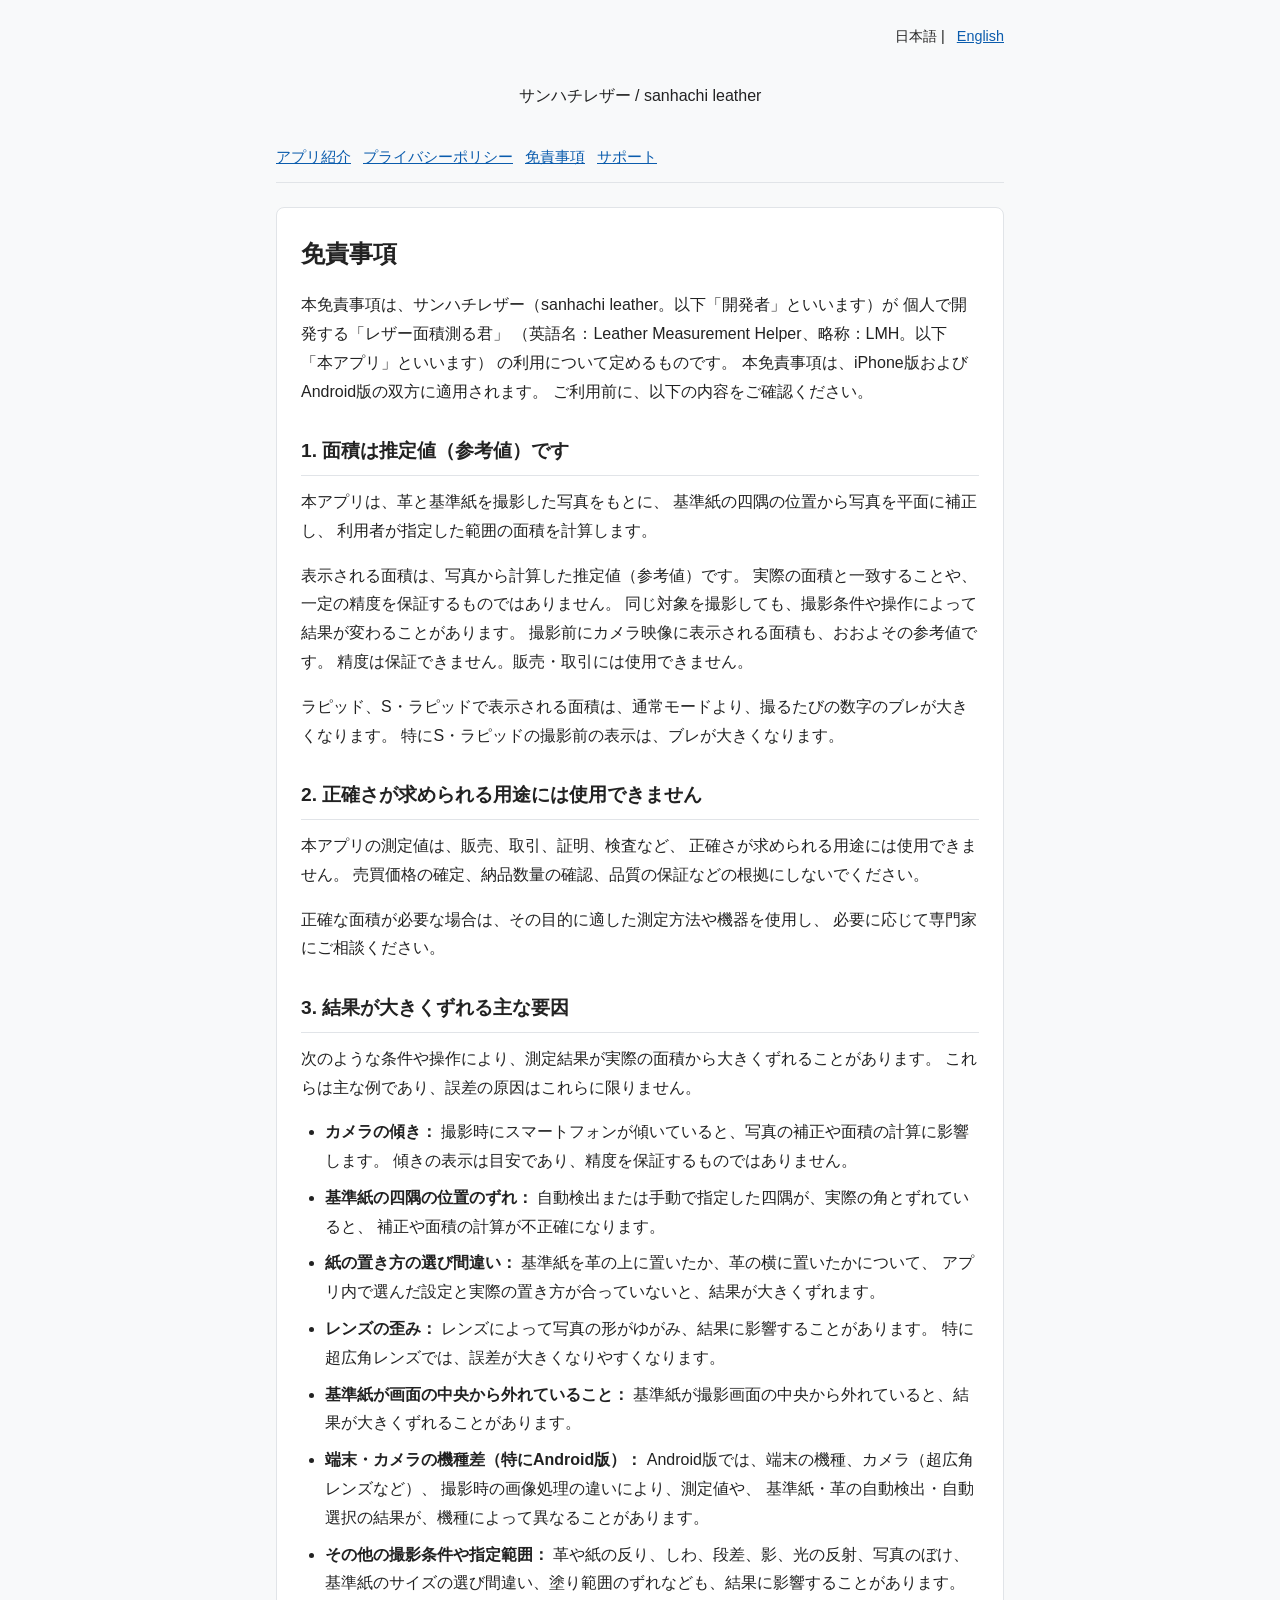
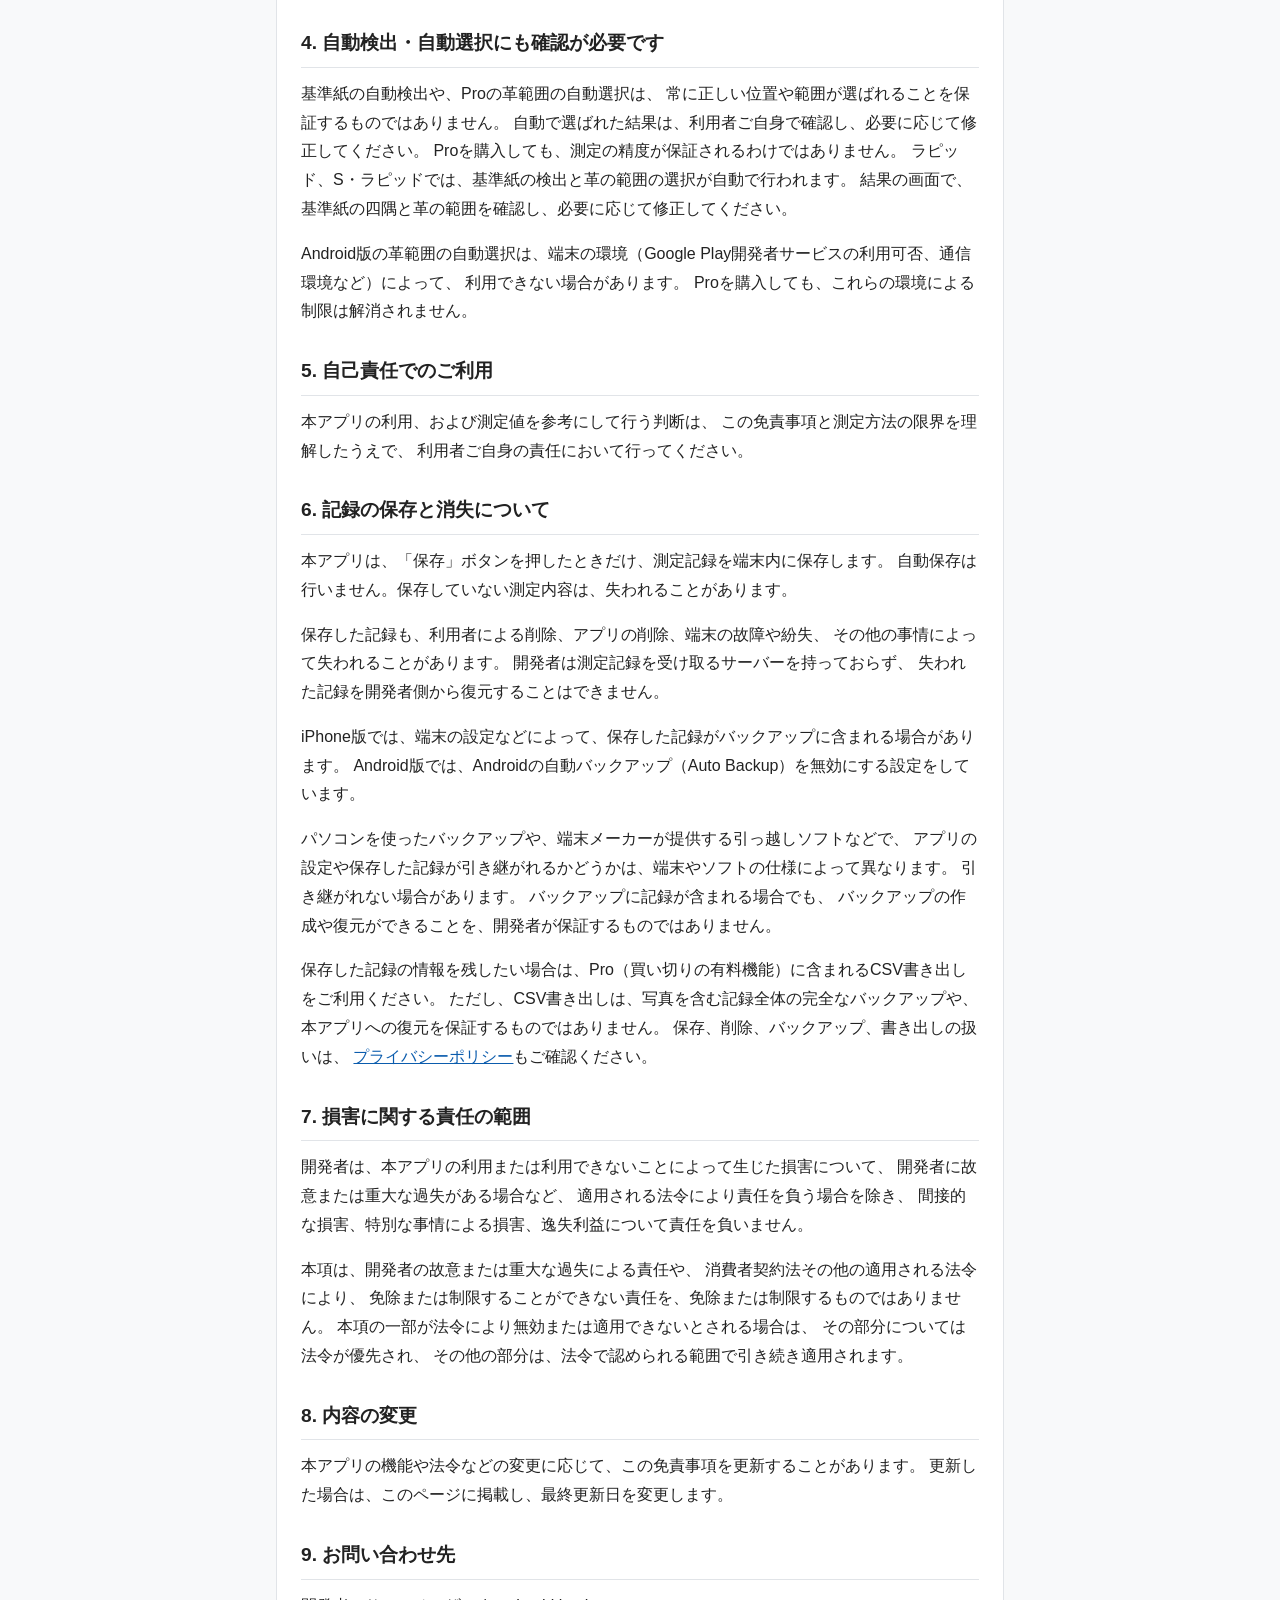
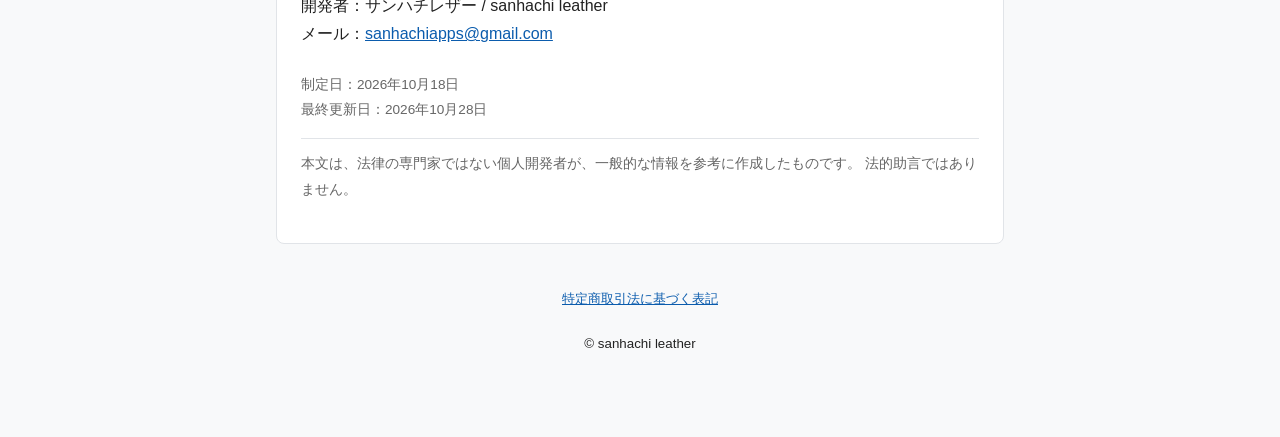
<file: ja/disclaimer.html>
<!DOCTYPE html>
<html lang="ja">
<head>
  <meta charset="utf-8">
  <meta name="viewport" content="width=device-width, initial-scale=1">
  <title>免責事項 | レザー面積測る君</title>
  <meta name="description" content="レザー面積測る君（Leather Measurement Helper / LMH）の免責事項・ご利用上の注意です。">
  <link rel="stylesheet" href="../style.css">
</head>
<body>
  <div class="container">
    <div class="lang-switch">
      <span aria-current="page">日本語</span> |
      <a href="../en/disclaimer.html" lang="en">English</a>
    </div>

    <header class="header">
      <p>サンハチレザー / sanhachi leather</p>
    </header>

    <nav class="nav" aria-label="サイト内メニュー">
      <a href="index.html">アプリ紹介</a>
      <a href="privacy.html">プライバシーポリシー</a>
      <a href="disclaimer.html" aria-current="page">免責事項</a>
      <a href="support.html">サポート</a>
    </nav>

    <main class="card">
      <h1>免責事項</h1>
      <p>
        本免責事項は、サンハチレザー（sanhachi leather。以下「開発者」といいます）が
        個人で開発する「レザー面積測る君」
        （英語名：Leather Measurement Helper、略称：LMH。以下「本アプリ」といいます）
        の利用について定めるものです。
        本免責事項は、iPhone版およびAndroid版の双方に適用されます。
        ご利用前に、以下の内容をご確認ください。
      </p>

      <h2>1. 面積は推定値（参考値）です</h2>
      <p>
        本アプリは、革と基準紙を撮影した写真をもとに、
        基準紙の四隅の位置から写真を平面に補正し、
        利用者が指定した範囲の面積を計算します。
      </p>
      <p>
        表示される面積は、写真から計算した推定値（参考値）です。
        実際の面積と一致することや、一定の精度を保証するものではありません。
        同じ対象を撮影しても、撮影条件や操作によって結果が変わることがあります。
        撮影前にカメラ映像に表示される面積も、おおよその参考値です。
        精度は保証できません。販売・取引には使用できません。
      </p>
      <p>
        ラピッド、S・ラピッドで表示される面積は、通常モードより、撮るたびの数字のブレが大きくなります。
        特にS・ラピッドの撮影前の表示は、ブレが大きくなります。
      </p>

      <h2>2. 正確さが求められる用途には使用できません</h2>
      <p>
        本アプリの測定値は、販売、取引、証明、検査など、
        正確さが求められる用途には使用できません。
        売買価格の確定、納品数量の確認、品質の保証などの根拠にしないでください。
      </p>
      <p>
        正確な面積が必要な場合は、その目的に適した測定方法や機器を使用し、
        必要に応じて専門家にご相談ください。
      </p>

      <h2>3. 結果が大きくずれる主な要因</h2>
      <p>
        次のような条件や操作により、測定結果が実際の面積から大きくずれることがあります。
        これらは主な例であり、誤差の原因はこれらに限りません。
      </p>
      <ul>
        <li>
          <strong>カメラの傾き：</strong>
          撮影時にスマートフォンが傾いていると、写真の補正や面積の計算に影響します。
          傾きの表示は目安であり、精度を保証するものではありません。
        </li>
        <li>
          <strong>基準紙の四隅の位置のずれ：</strong>
          自動検出または手動で指定した四隅が、実際の角とずれていると、
          補正や面積の計算が不正確になります。
        </li>
        <li>
          <strong>紙の置き方の選び間違い：</strong>
          基準紙を革の上に置いたか、革の横に置いたかについて、
          アプリ内で選んだ設定と実際の置き方が合っていないと、結果が大きくずれます。
        </li>
        <li>
          <strong>レンズの歪み：</strong>
          レンズによって写真の形がゆがみ、結果に影響することがあります。
          特に超広角レンズでは、誤差が大きくなりやすくなります。
        </li>
        <li>
          <strong>基準紙が画面の中央から外れていること：</strong>
          基準紙が撮影画面の中央から外れていると、結果が大きくずれることがあります。
        </li>
        <li>
          <strong>端末・カメラの機種差（特にAndroid版）：</strong>
          Android版では、端末の機種、カメラ（超広角レンズなど）、
          撮影時の画像処理の違いにより、測定値や、
          基準紙・革の自動検出・自動選択の結果が、機種によって異なることがあります。
        </li>
        <li>
          <strong>その他の撮影条件や指定範囲：</strong>
          革や紙の反り、しわ、段差、影、光の反射、写真のぼけ、
          基準紙のサイズの選び間違い、塗り範囲のずれなども、結果に影響することがあります。
        </li>
      </ul>

      <h2>4. 自動検出・自動選択にも確認が必要です</h2>
      <p>
        基準紙の自動検出や、Proの革範囲の自動選択は、
        常に正しい位置や範囲が選ばれることを保証するものではありません。
        自動で選ばれた結果は、利用者ご自身で確認し、必要に応じて修正してください。
        Proを購入しても、測定の精度が保証されるわけではありません。
        ラピッド、S・ラピッドでは、基準紙の検出と革の範囲の選択が自動で行われます。
        結果の画面で、基準紙の四隅と革の範囲を確認し、必要に応じて修正してください。
      </p>
      <p>
        Android版の革範囲の自動選択は、端末の環境（Google Play開発者サービスの利用可否、通信環境など）によって、
        利用できない場合があります。
        Proを購入しても、これらの環境による制限は解消されません。
      </p>

      <h2>5. 自己責任でのご利用</h2>
      <p>
        本アプリの利用、および測定値を参考にして行う判断は、
        この免責事項と測定方法の限界を理解したうえで、
        利用者ご自身の責任において行ってください。
      </p>

      <h2>6. 記録の保存と消失について</h2>
      <p>
        本アプリは、「保存」ボタンを押したときだけ、測定記録を端末内に保存します。
        自動保存は行いません。保存していない測定内容は、失われることがあります。
      </p>
      <p>
        保存した記録も、利用者による削除、アプリの削除、端末の故障や紛失、
        その他の事情によって失われることがあります。
        開発者は測定記録を受け取るサーバーを持っておらず、
        失われた記録を開発者側から復元することはできません。
      </p>
      <p>
        iPhone版では、端末の設定などによって、保存した記録がバックアップに含まれる場合があります。
        Android版では、Androidの自動バックアップ（Auto Backup）を無効にする設定をしています。
      </p>
      <p>
        パソコンを使ったバックアップや、端末メーカーが提供する引っ越しソフトなどで、
        アプリの設定や保存した記録が引き継がれるかどうかは、端末やソフトの仕様によって異なります。
        引き継がれない場合があります。
        バックアップに記録が含まれる場合でも、
        バックアップの作成や復元ができることを、開発者が保証するものではありません。
      </p>
      <p>
        保存した記録の情報を残したい場合は、Pro（買い切りの有料機能）に含まれるCSV書き出しをご利用ください。
        ただし、CSV書き出しは、写真を含む記録全体の完全なバックアップや、
        本アプリへの復元を保証するものではありません。
        保存、削除、バックアップ、書き出しの扱いは、
        <a href="privacy.html">プライバシーポリシー</a>もご確認ください。
      </p>

      <h2>7. 損害に関する責任の範囲</h2>
      <p>
        開発者は、本アプリの利用または利用できないことによって生じた損害について、
        開発者に故意または重大な過失がある場合など、
        適用される法令により責任を負う場合を除き、
        間接的な損害、特別な事情による損害、逸失利益について責任を負いません。
      </p>
      <p>
        本項は、開発者の故意または重大な過失による責任や、
        消費者契約法その他の適用される法令により、
        免除または制限することができない責任を、免除または制限するものではありません。
        本項の一部が法令により無効または適用できないとされる場合は、
        その部分については法令が優先され、
        その他の部分は、法令で認められる範囲で引き続き適用されます。
      </p>

      <h2>8. 内容の変更</h2>
      <p>
        本アプリの機能や法令などの変更に応じて、この免責事項を更新することがあります。
        更新した場合は、このページに掲載し、最終更新日を変更します。
      </p>

      <h2>9. お問い合わせ先</h2>
      <p>
        開発者：サンハチレザー / sanhachi leather<br>
        メール：<a href="mailto:sanhachiapps@gmail.com">sanhachiapps@gmail.com</a>
      </p>

      <p class="meta">
        制定日：2026年10月18日<br>
        最終更新日：2026年10月28日
      </p>

      <p class="notice">
        本文は、法律の専門家ではない個人開発者が、一般的な情報を参考に作成したものです。
        法的助言ではありません。
      </p>
    </main>

    <footer class="footer">
      <p><small><a href="legal.html">特定商取引法に基づく表記</a></small></p>
      <p><small>&copy; sanhachi leather</small></p>
    </footer>

  </div>
</body>
</html>
</file>
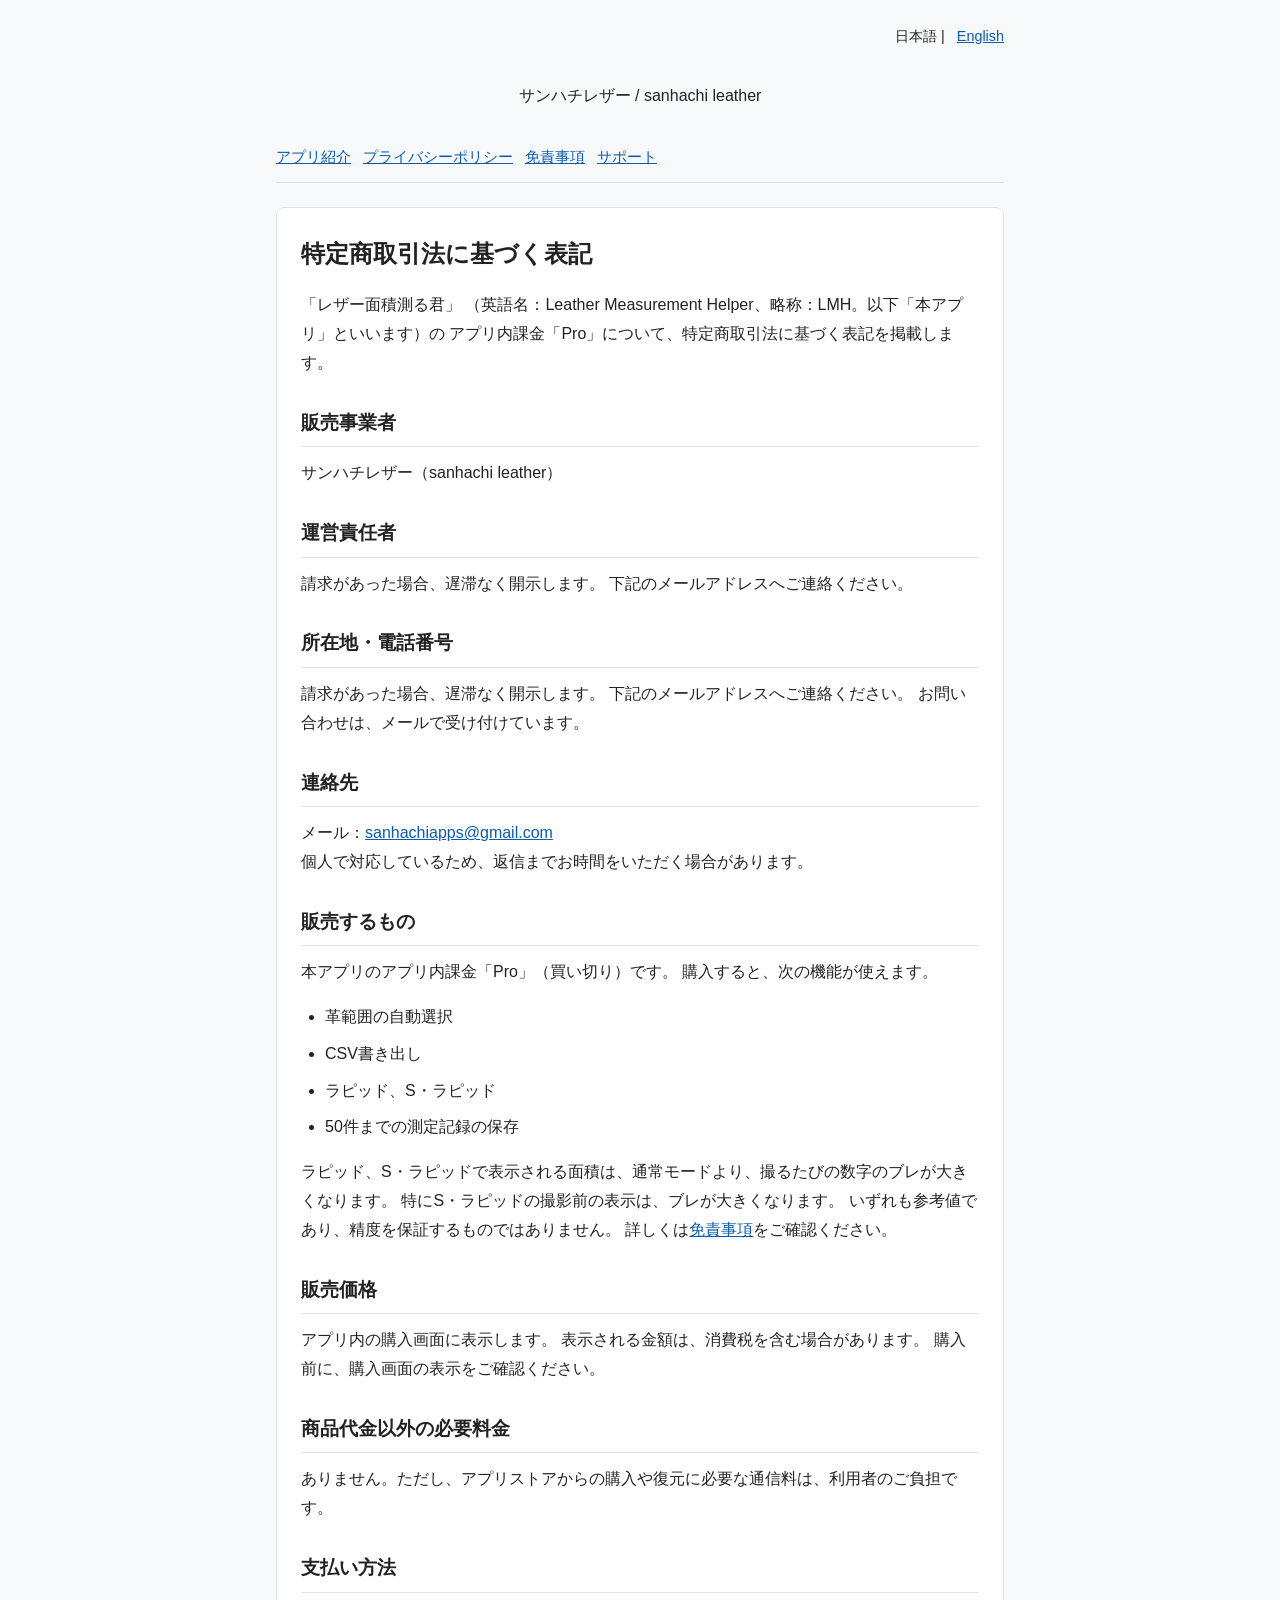
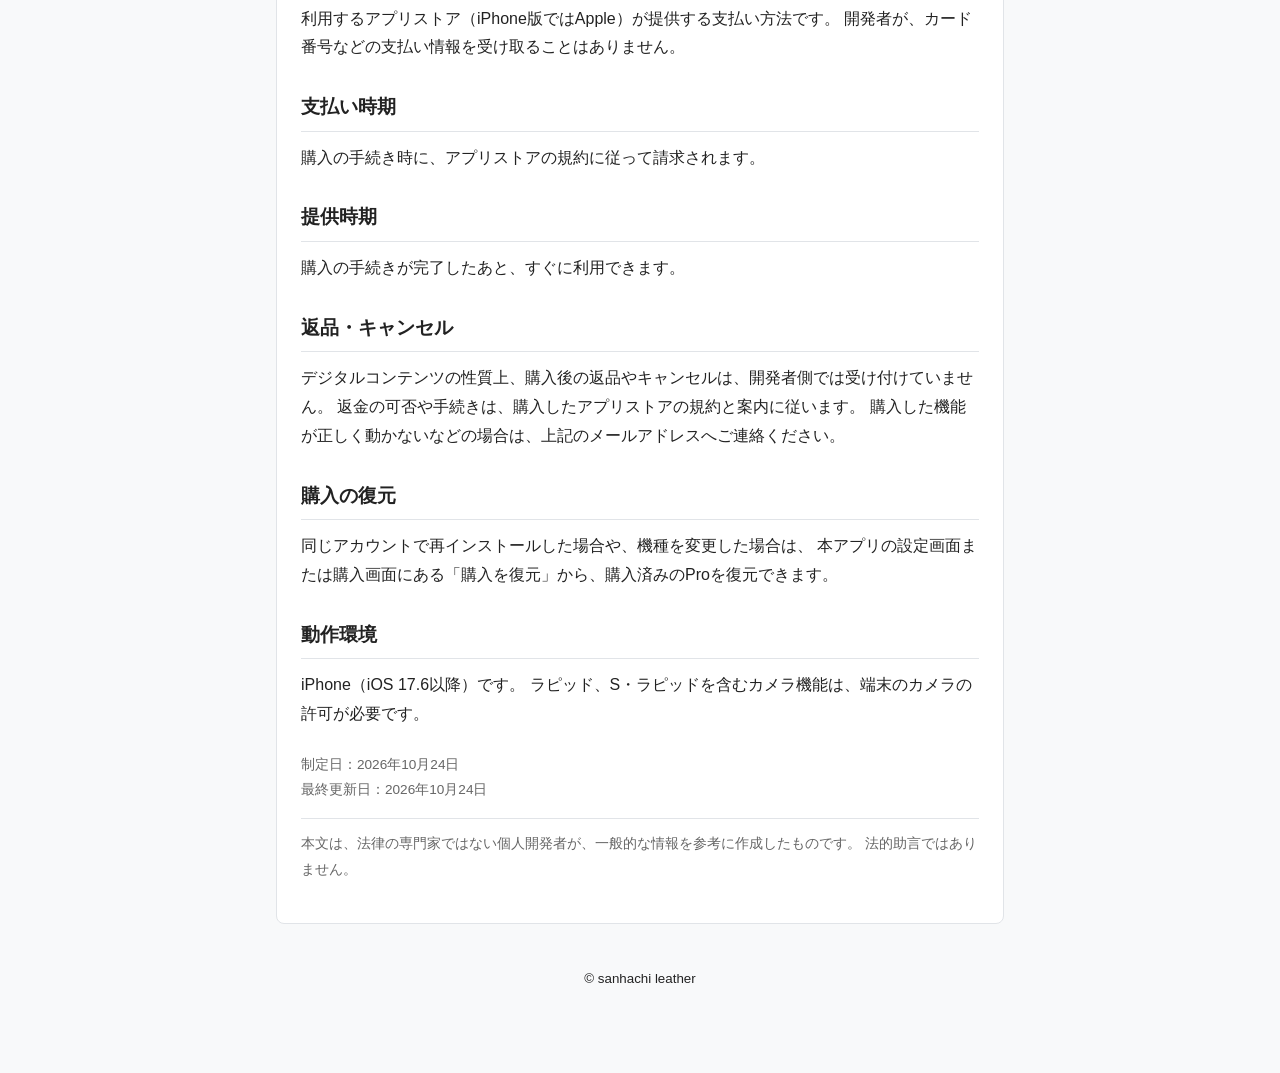
<file: ja/legal.html>
<!DOCTYPE html>
<html lang="ja">
<head>
  <meta charset="utf-8">
  <meta name="viewport" content="width=device-width, initial-scale=1">
  <title>特定商取引法に基づく表記 | レザー面積測る君</title>
  <meta name="description" content="レザー面積測る君（Leather Measurement Helper / LMH）の、特定商取引法に基づく表記です。">
  <link rel="stylesheet" href="../style.css">
</head>
<body>
  <div class="container">
    <div class="lang-switch">
      <span aria-current="page">日本語</span> |
      <a href="../en/legal.html" lang="en">English</a>
    </div>

    <header class="header">
      <p>サンハチレザー / sanhachi leather</p>
    </header>

    <nav class="nav" aria-label="サイト内メニュー">
      <a href="index.html">アプリ紹介</a>
      <a href="privacy.html">プライバシーポリシー</a>
      <a href="disclaimer.html">免責事項</a>
      <a href="support.html">サポート</a>
    </nav>

    <main class="card">
      <h1>特定商取引法に基づく表記</h1>
      <p>
        「レザー面積測る君」
        （英語名：Leather Measurement Helper、略称：LMH。以下「本アプリ」といいます）の
        アプリ内課金「Pro」について、特定商取引法に基づく表記を掲載します。
      </p>

      <h2>販売事業者</h2>
      <p>サンハチレザー（sanhachi leather）</p>

      <h2>運営責任者</h2>
      <p>
        請求があった場合、遅滞なく開示します。
        下記のメールアドレスへご連絡ください。
      </p>

      <h2>所在地・電話番号</h2>
      <p>
        請求があった場合、遅滞なく開示します。
        下記のメールアドレスへご連絡ください。
        お問い合わせは、メールで受け付けています。
      </p>

      <h2>連絡先</h2>
      <p>
        メール：<a href="mailto:sanhachiapps@gmail.com">sanhachiapps@gmail.com</a><br>
        個人で対応しているため、返信までお時間をいただく場合があります。
      </p>

      <h2>販売するもの</h2>
      <p>
        本アプリのアプリ内課金「Pro」（買い切り）です。
        購入すると、次の機能が使えます。
      </p>
      <ul>
        <li>革範囲の自動選択</li>
        <li>CSV書き出し</li>
        <li>ラピッド、S・ラピッド</li>
        <li>50件までの測定記録の保存</li>
      </ul>
      <p>
        ラピッド、S・ラピッドで表示される面積は、通常モードより、撮るたびの数字のブレが大きくなります。
        特にS・ラピッドの撮影前の表示は、ブレが大きくなります。
        いずれも参考値であり、精度を保証するものではありません。
        詳しくは<a href="disclaimer.html">免責事項</a>をご確認ください。
      </p>

      <h2>販売価格</h2>
      <p>
        アプリ内の購入画面に表示します。
        表示される金額は、消費税を含む場合があります。
        購入前に、購入画面の表示をご確認ください。
      </p>

      <h2>商品代金以外の必要料金</h2>
      <p>
        ありません。ただし、アプリストアからの購入や復元に必要な通信料は、利用者のご負担です。
      </p>

      <h2>支払い方法</h2>
      <p>
        利用するアプリストア（iPhone版ではApple）が提供する支払い方法です。
        開発者が、カード番号などの支払い情報を受け取ることはありません。
      </p>

      <h2>支払い時期</h2>
      <p>
        購入の手続き時に、アプリストアの規約に従って請求されます。
      </p>

      <h2>提供時期</h2>
      <p>
        購入の手続きが完了したあと、すぐに利用できます。
      </p>

      <h2>返品・キャンセル</h2>
      <p>
        デジタルコンテンツの性質上、購入後の返品やキャンセルは、開発者側では受け付けていません。
        返金の可否や手続きは、購入したアプリストアの規約と案内に従います。
        購入した機能が正しく動かないなどの場合は、上記のメールアドレスへご連絡ください。
      </p>

      <h2>購入の復元</h2>
      <p>
        同じアカウントで再インストールした場合や、機種を変更した場合は、
        本アプリの設定画面または購入画面にある「購入を復元」から、購入済みのProを復元できます。
      </p>

      <h2>動作環境</h2>
      <p>
        iPhone（iOS 17.6以降）です。
        ラピッド、S・ラピッドを含むカメラ機能は、端末のカメラの許可が必要です。
      </p>

      <p class="meta">
        制定日：2026年10月24日<br>
        最終更新日：2026年10月24日
      </p>

      <p class="notice">
        本文は、法律の専門家ではない個人開発者が、一般的な情報を参考に作成したものです。
        法的助言ではありません。
      </p>
    </main>

    <footer class="footer">
      <p><small>&copy; sanhachi leather</small></p>
    </footer>
  </div>
</body>
</html>
</file>
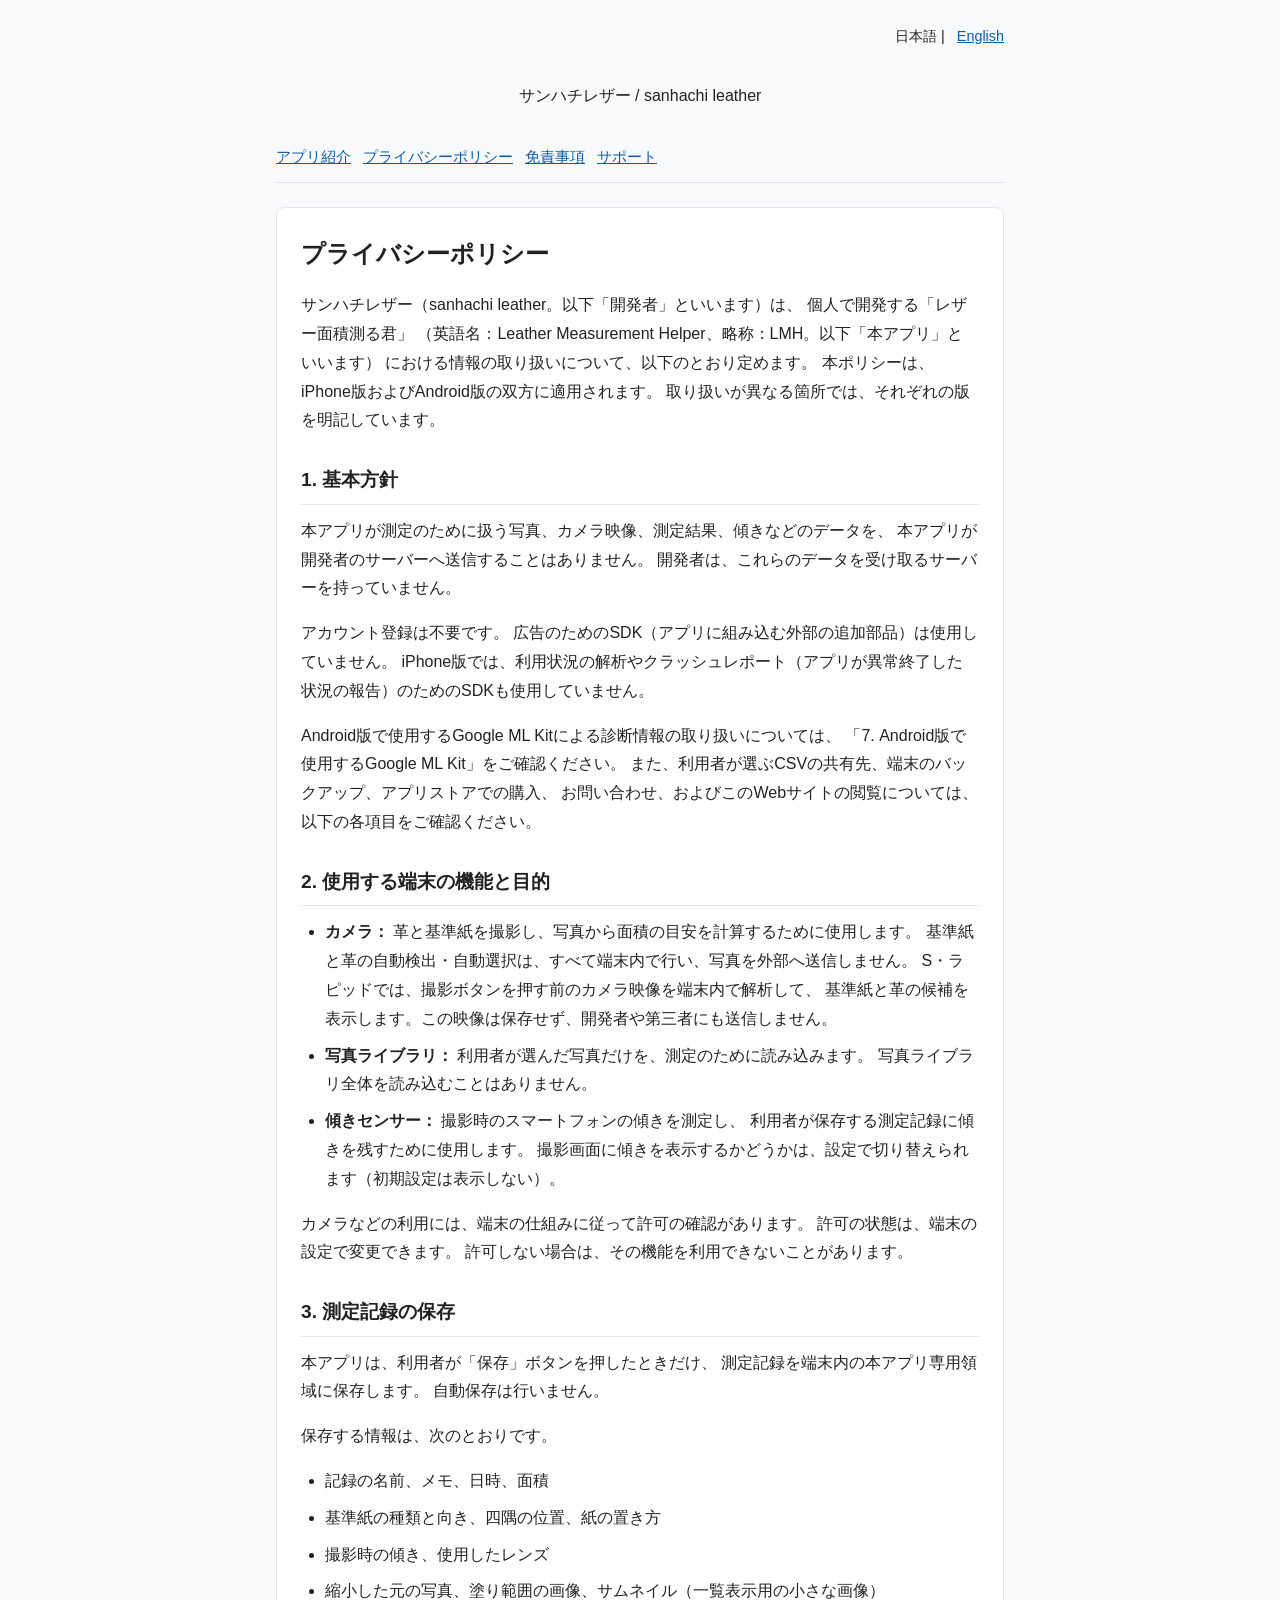
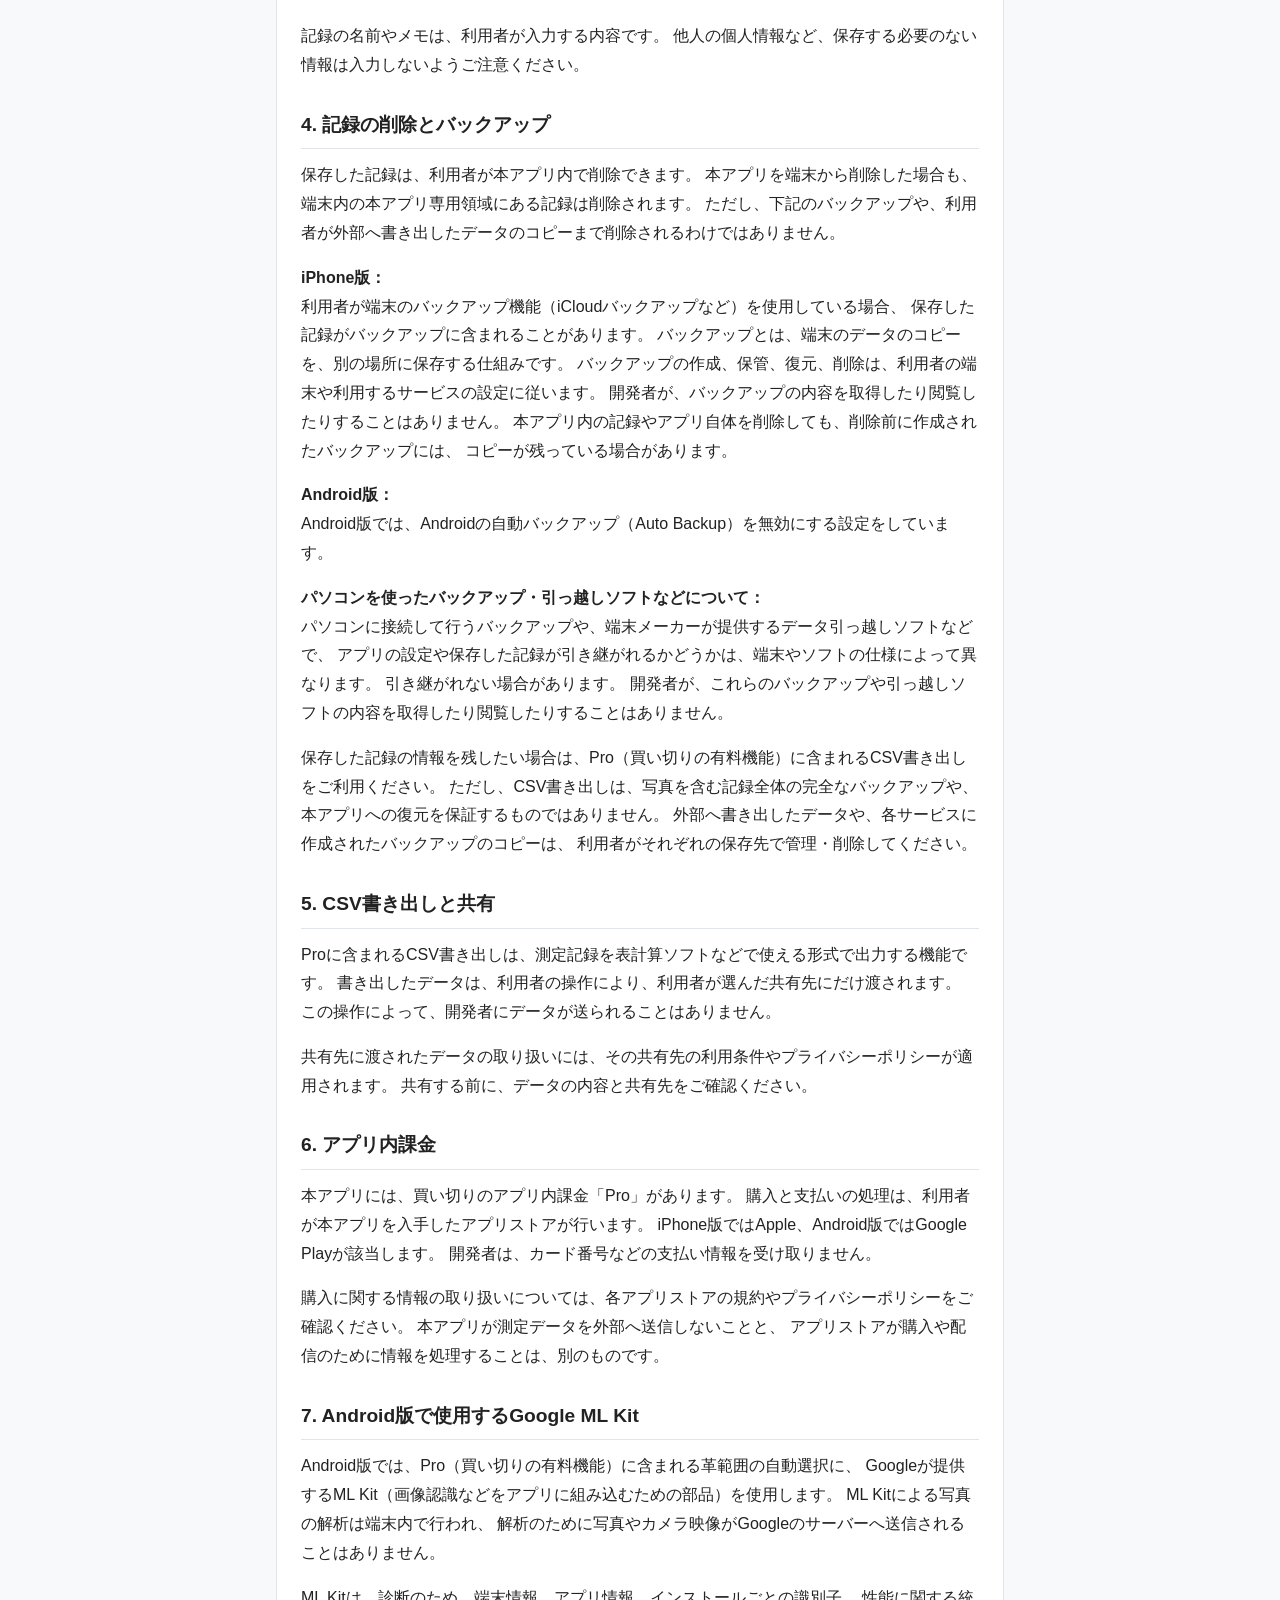
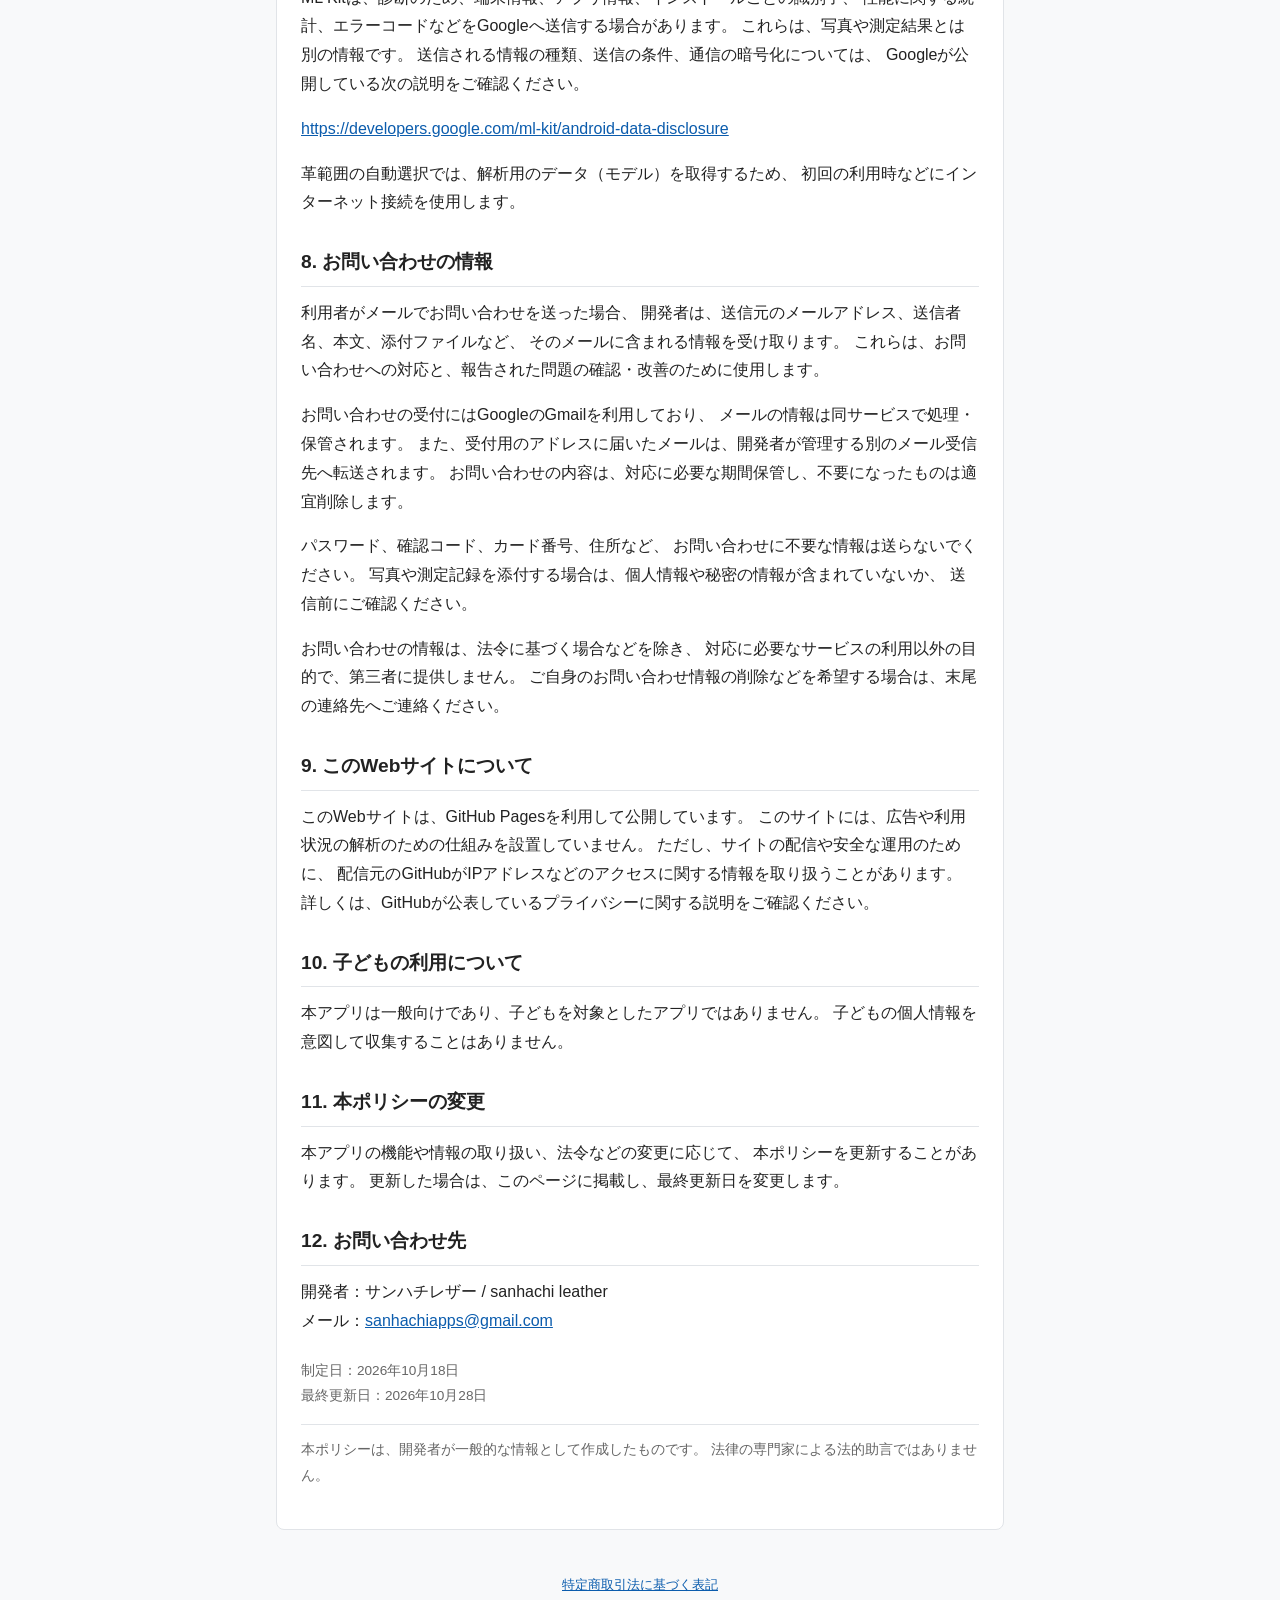
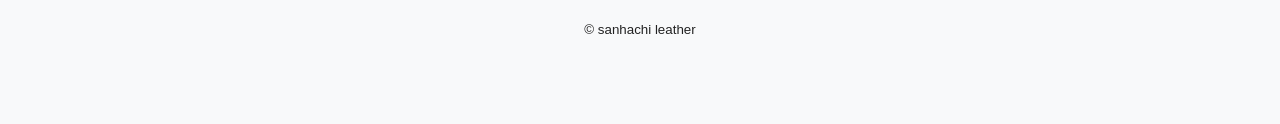
<file: ja/privacy.html>
<!DOCTYPE html>
<html lang="ja">
<head>
  <meta charset="utf-8">
  <meta name="viewport" content="width=device-width, initial-scale=1">
  <title>プライバシーポリシー | レザー面積測る君</title>
  <meta name="description" content="レザー面積測る君（Leather Measurement Helper / LMH）のプライバシーポリシーです。">
  <link rel="stylesheet" href="../style.css">
</head>
<body>
  <div class="container">
    <div class="lang-switch">
      <span aria-current="page">日本語</span> |
      <a href="../en/privacy.html" lang="en">English</a>
    </div>

    <header class="header">
      <p>サンハチレザー / sanhachi leather</p>
    </header>

    <nav class="nav" aria-label="サイト内メニュー">
      <a href="index.html">アプリ紹介</a>
      <a href="privacy.html" aria-current="page">プライバシーポリシー</a>
      <a href="disclaimer.html">免責事項</a>
      <a href="support.html">サポート</a>
    </nav>

    <main class="card">
      <h1>プライバシーポリシー</h1>
      <p>
        サンハチレザー（sanhachi leather。以下「開発者」といいます）は、
        個人で開発する「レザー面積測る君」
        （英語名：Leather Measurement Helper、略称：LMH。以下「本アプリ」といいます）
        における情報の取り扱いについて、以下のとおり定めます。
        本ポリシーは、iPhone版およびAndroid版の双方に適用されます。
        取り扱いが異なる箇所では、それぞれの版を明記しています。
      </p>

      <h2>1. 基本方針</h2>
      <p>
        本アプリが測定のために扱う写真、カメラ映像、測定結果、傾きなどのデータを、
        本アプリが開発者のサーバーへ送信することはありません。
        開発者は、これらのデータを受け取るサーバーを持っていません。
      </p>
      <p>
        アカウント登録は不要です。
        広告のためのSDK（アプリに組み込む外部の追加部品）は使用していません。
        iPhone版では、利用状況の解析やクラッシュレポート（アプリが異常終了した状況の報告）のためのSDKも使用していません。
      </p>
      <p>
        Android版で使用するGoogle ML Kitによる診断情報の取り扱いについては、
        「7. Android版で使用するGoogle ML Kit」をご確認ください。
        また、利用者が選ぶCSVの共有先、端末のバックアップ、アプリストアでの購入、
        お問い合わせ、およびこのWebサイトの閲覧については、
        以下の各項目をご確認ください。
      </p>

      <h2>2. 使用する端末の機能と目的</h2>
      <ul>
        <li>
          <strong>カメラ：</strong>
          革と基準紙を撮影し、写真から面積の目安を計算するために使用します。
          基準紙と革の自動検出・自動選択は、すべて端末内で行い、写真を外部へ送信しません。
          S・ラピッドでは、撮影ボタンを押す前のカメラ映像を端末内で解析して、
          基準紙と革の候補を表示します。この映像は保存せず、開発者や第三者にも送信しません。
        </li>
        <li>
          <strong>写真ライブラリ：</strong>
          利用者が選んだ写真だけを、測定のために読み込みます。
          写真ライブラリ全体を読み込むことはありません。
        </li>
        <li>
          <strong>傾きセンサー：</strong>
          撮影時のスマートフォンの傾きを測定し、
          利用者が保存する測定記録に傾きを残すために使用します。
          撮影画面に傾きを表示するかどうかは、設定で切り替えられます（初期設定は表示しない）。
        </li>
      </ul>
      <p>
        カメラなどの利用には、端末の仕組みに従って許可の確認があります。
        許可の状態は、端末の設定で変更できます。
        許可しない場合は、その機能を利用できないことがあります。
      </p>

      <h2>3. 測定記録の保存</h2>
      <p>
        本アプリは、利用者が「保存」ボタンを押したときだけ、
        測定記録を端末内の本アプリ専用領域に保存します。
        自動保存は行いません。
      </p>
      <p>保存する情報は、次のとおりです。</p>
      <ul>
        <li>記録の名前、メモ、日時、面積</li>
        <li>基準紙の種類と向き、四隅の位置、紙の置き方</li>
        <li>撮影時の傾き、使用したレンズ</li>
        <li>縮小した元の写真、塗り範囲の画像、サムネイル（一覧表示用の小さな画像）</li>
      </ul>
      <p>
        記録の名前やメモは、利用者が入力する内容です。
        他人の個人情報など、保存する必要のない情報は入力しないようご注意ください。
      </p>

      <h2>4. 記録の削除とバックアップ</h2>
      <p>
        保存した記録は、利用者が本アプリ内で削除できます。
        本アプリを端末から削除した場合も、端末内の本アプリ専用領域にある記録は削除されます。
        ただし、下記のバックアップや、利用者が外部へ書き出したデータのコピーまで削除されるわけではありません。
      </p>
      <p>
        <strong>iPhone版：</strong><br>
        利用者が端末のバックアップ機能（iCloudバックアップなど）を使用している場合、
        保存した記録がバックアップに含まれることがあります。
        バックアップとは、端末のデータのコピーを、別の場所に保存する仕組みです。
        バックアップの作成、保管、復元、削除は、利用者の端末や利用するサービスの設定に従います。
        開発者が、バックアップの内容を取得したり閲覧したりすることはありません。
        本アプリ内の記録やアプリ自体を削除しても、削除前に作成されたバックアップには、
        コピーが残っている場合があります。
      </p>
      <p>
        <strong>Android版：</strong><br>
        Android版では、Androidの自動バックアップ（Auto Backup）を無効にする設定をしています。
      </p>
      <p>
        <strong>パソコンを使ったバックアップ・引っ越しソフトなどについて：</strong><br>
        パソコンに接続して行うバックアップや、端末メーカーが提供するデータ引っ越しソフトなどで、
        アプリの設定や保存した記録が引き継がれるかどうかは、端末やソフトの仕様によって異なります。
        引き継がれない場合があります。
        開発者が、これらのバックアップや引っ越しソフトの内容を取得したり閲覧したりすることはありません。
      </p>
      <p>
        保存した記録の情報を残したい場合は、Pro（買い切りの有料機能）に含まれるCSV書き出しをご利用ください。
        ただし、CSV書き出しは、写真を含む記録全体の完全なバックアップや、本アプリへの復元を保証するものではありません。
        外部へ書き出したデータや、各サービスに作成されたバックアップのコピーは、
        利用者がそれぞれの保存先で管理・削除してください。
      </p>

      <h2>5. CSV書き出しと共有</h2>
      <p>
        Proに含まれるCSV書き出しは、測定記録を表計算ソフトなどで使える形式で出力する機能です。
        書き出したデータは、利用者の操作により、利用者が選んだ共有先にだけ渡されます。
        この操作によって、開発者にデータが送られることはありません。
      </p>
      <p>
        共有先に渡されたデータの取り扱いには、その共有先の利用条件やプライバシーポリシーが適用されます。
        共有する前に、データの内容と共有先をご確認ください。
      </p>

      <h2>6. アプリ内課金</h2>
      <p>
        本アプリには、買い切りのアプリ内課金「Pro」があります。
        購入と支払いの処理は、利用者が本アプリを入手したアプリストアが行います。
        iPhone版ではApple、Android版ではGoogle Playが該当します。
        開発者は、カード番号などの支払い情報を受け取りません。
      </p>
      <p>
        購入に関する情報の取り扱いについては、各アプリストアの規約やプライバシーポリシーをご確認ください。
        本アプリが測定データを外部へ送信しないことと、
        アプリストアが購入や配信のために情報を処理することは、別のものです。
      </p>

      <h2>7. Android版で使用するGoogle ML Kit</h2>
      <p>
        Android版では、Pro（買い切りの有料機能）に含まれる革範囲の自動選択に、
        Googleが提供するML Kit（画像認識などをアプリに組み込むための部品）を使用します。
        ML Kitによる写真の解析は端末内で行われ、
        解析のために写真やカメラ映像がGoogleのサーバーへ送信されることはありません。
      </p>
      <p>
        ML Kitは、診断のため、端末情報、アプリ情報、インストールごとの識別子、
        性能に関する統計、エラーコードなどをGoogleへ送信する場合があります。
        これらは、写真や測定結果とは別の情報です。
        送信される情報の種類、送信の条件、通信の暗号化については、
        Googleが公開している次の説明をご確認ください。
      </p>
      <p>
        <a href="https://developers.google.com/ml-kit/android-data-disclosure" target="_blank" rel="noopener noreferrer">https://developers.google.com/ml-kit/android-data-disclosure</a>
      </p>
      <p>
        革範囲の自動選択では、解析用のデータ（モデル）を取得するため、
        初回の利用時などにインターネット接続を使用します。
      </p>

      <h2>8. お問い合わせの情報</h2>
      <p>
        利用者がメールでお問い合わせを送った場合、
        開発者は、送信元のメールアドレス、送信者名、本文、添付ファイルなど、
        そのメールに含まれる情報を受け取ります。
        これらは、お問い合わせへの対応と、報告された問題の確認・改善のために使用します。
      </p>
      <p>
        お問い合わせの受付にはGoogleのGmailを利用しており、
        メールの情報は同サービスで処理・保管されます。
        また、受付用のアドレスに届いたメールは、開発者が管理する別のメール受信先へ転送されます。
        お問い合わせの内容は、対応に必要な期間保管し、不要になったものは適宜削除します。
      </p>
      <p>
        パスワード、確認コード、カード番号、住所など、
        お問い合わせに不要な情報は送らないでください。
        写真や測定記録を添付する場合は、個人情報や秘密の情報が含まれていないか、
        送信前にご確認ください。
      </p>
      <p>
        お問い合わせの情報は、法令に基づく場合などを除き、
        対応に必要なサービスの利用以外の目的で、第三者に提供しません。
        ご自身のお問い合わせ情報の削除などを希望する場合は、末尾の連絡先へご連絡ください。
      </p>

      <h2>9. このWebサイトについて</h2>
      <p>
        このWebサイトは、GitHub Pagesを利用して公開しています。
        このサイトには、広告や利用状況の解析のための仕組みを設置していません。
        ただし、サイトの配信や安全な運用のために、
        配信元のGitHubがIPアドレスなどのアクセスに関する情報を取り扱うことがあります。
        詳しくは、GitHubが公表しているプライバシーに関する説明をご確認ください。
      </p>

      <h2>10. 子どもの利用について</h2>
      <p>
        本アプリは一般向けであり、子どもを対象としたアプリではありません。
        子どもの個人情報を意図して収集することはありません。
      </p>

      <h2>11. 本ポリシーの変更</h2>
      <p>
        本アプリの機能や情報の取り扱い、法令などの変更に応じて、
        本ポリシーを更新することがあります。
        更新した場合は、このページに掲載し、最終更新日を変更します。
      </p>

      <h2>12. お問い合わせ先</h2>
      <p>
        開発者：サンハチレザー / sanhachi leather<br>
        メール：<a href="mailto:sanhachiapps@gmail.com">sanhachiapps@gmail.com</a>
      </p>

      <p class="meta">
        制定日：2026年10月18日<br>
        最終更新日：2026年10月28日
      </p>

      <p class="notice">
        本ポリシーは、開発者が一般的な情報として作成したものです。
        法律の専門家による法的助言ではありません。
      </p>
    </main>

    <footer class="footer">
      <p><small><a href="legal.html">特定商取引法に基づく表記</a></small></p>
      <p><small>&copy; sanhachi leather</small></p>
    </footer>

  </div>
</body>
</html>
</file>
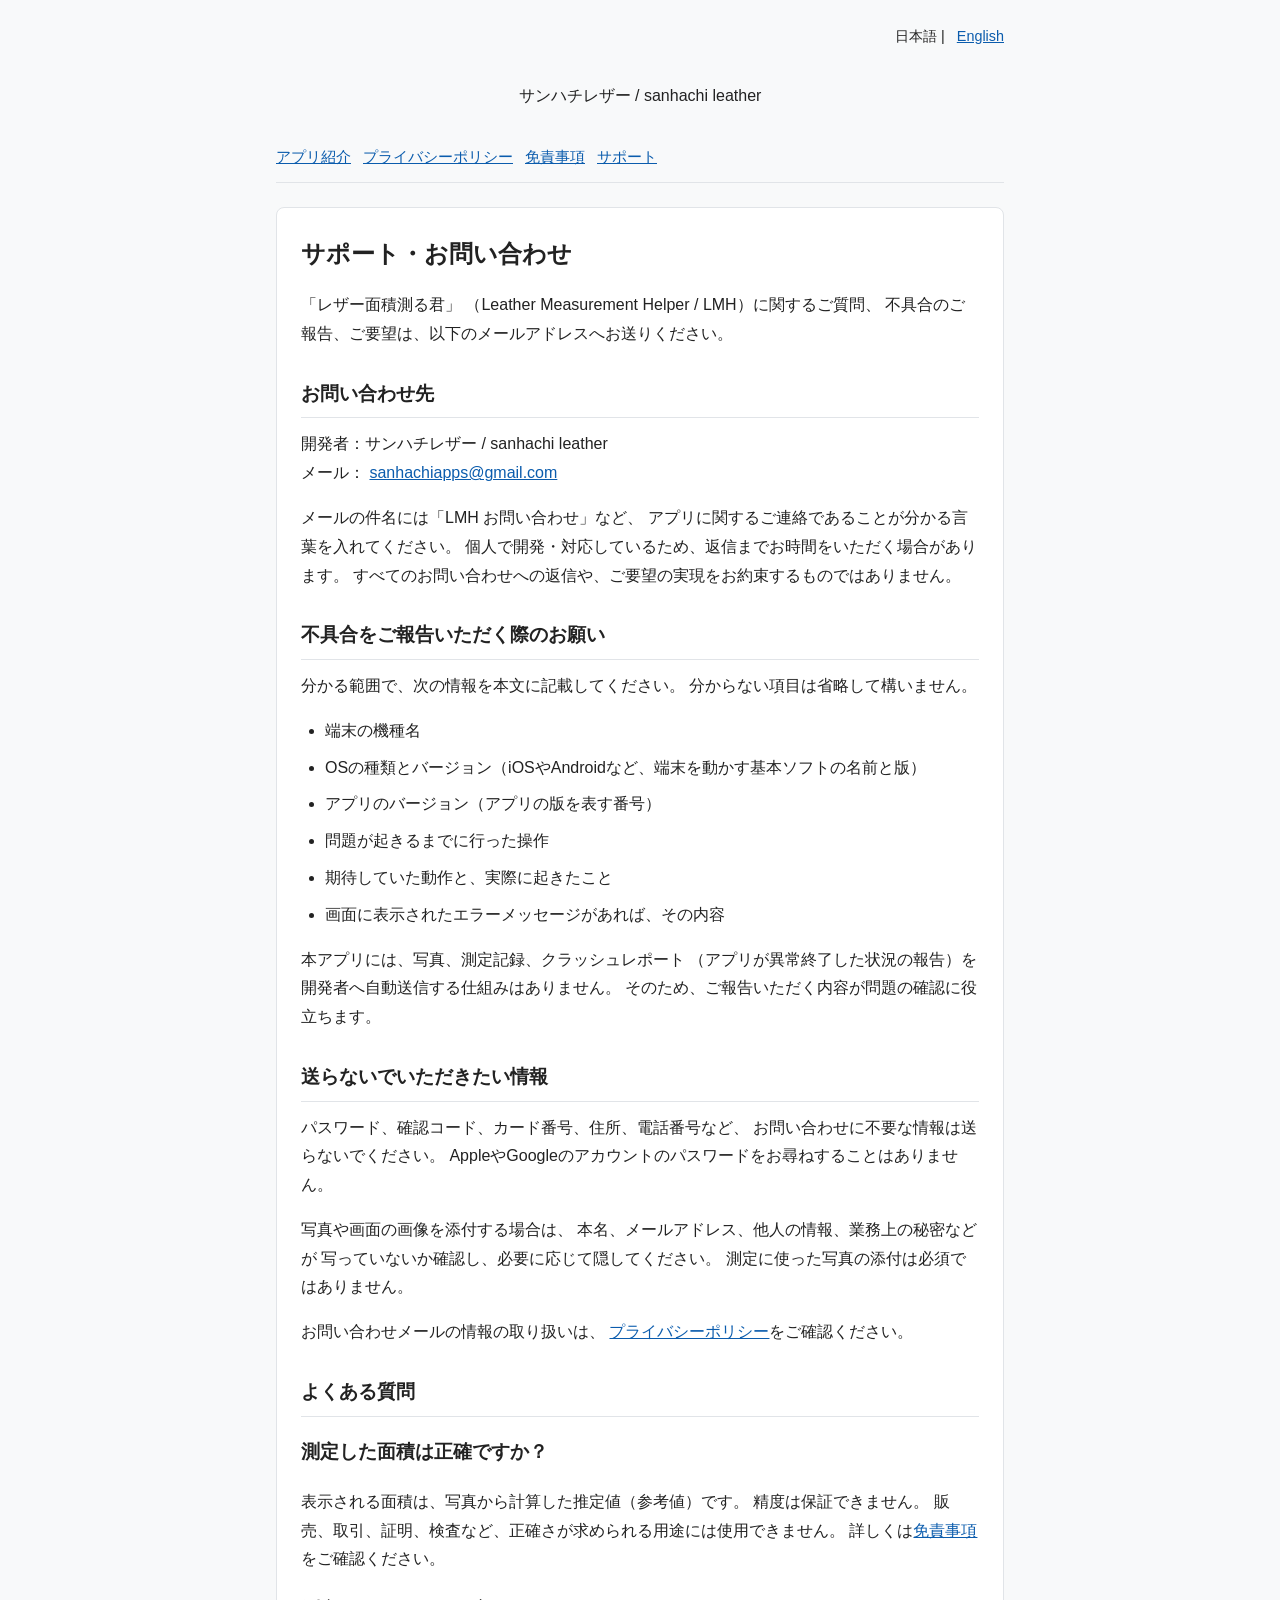
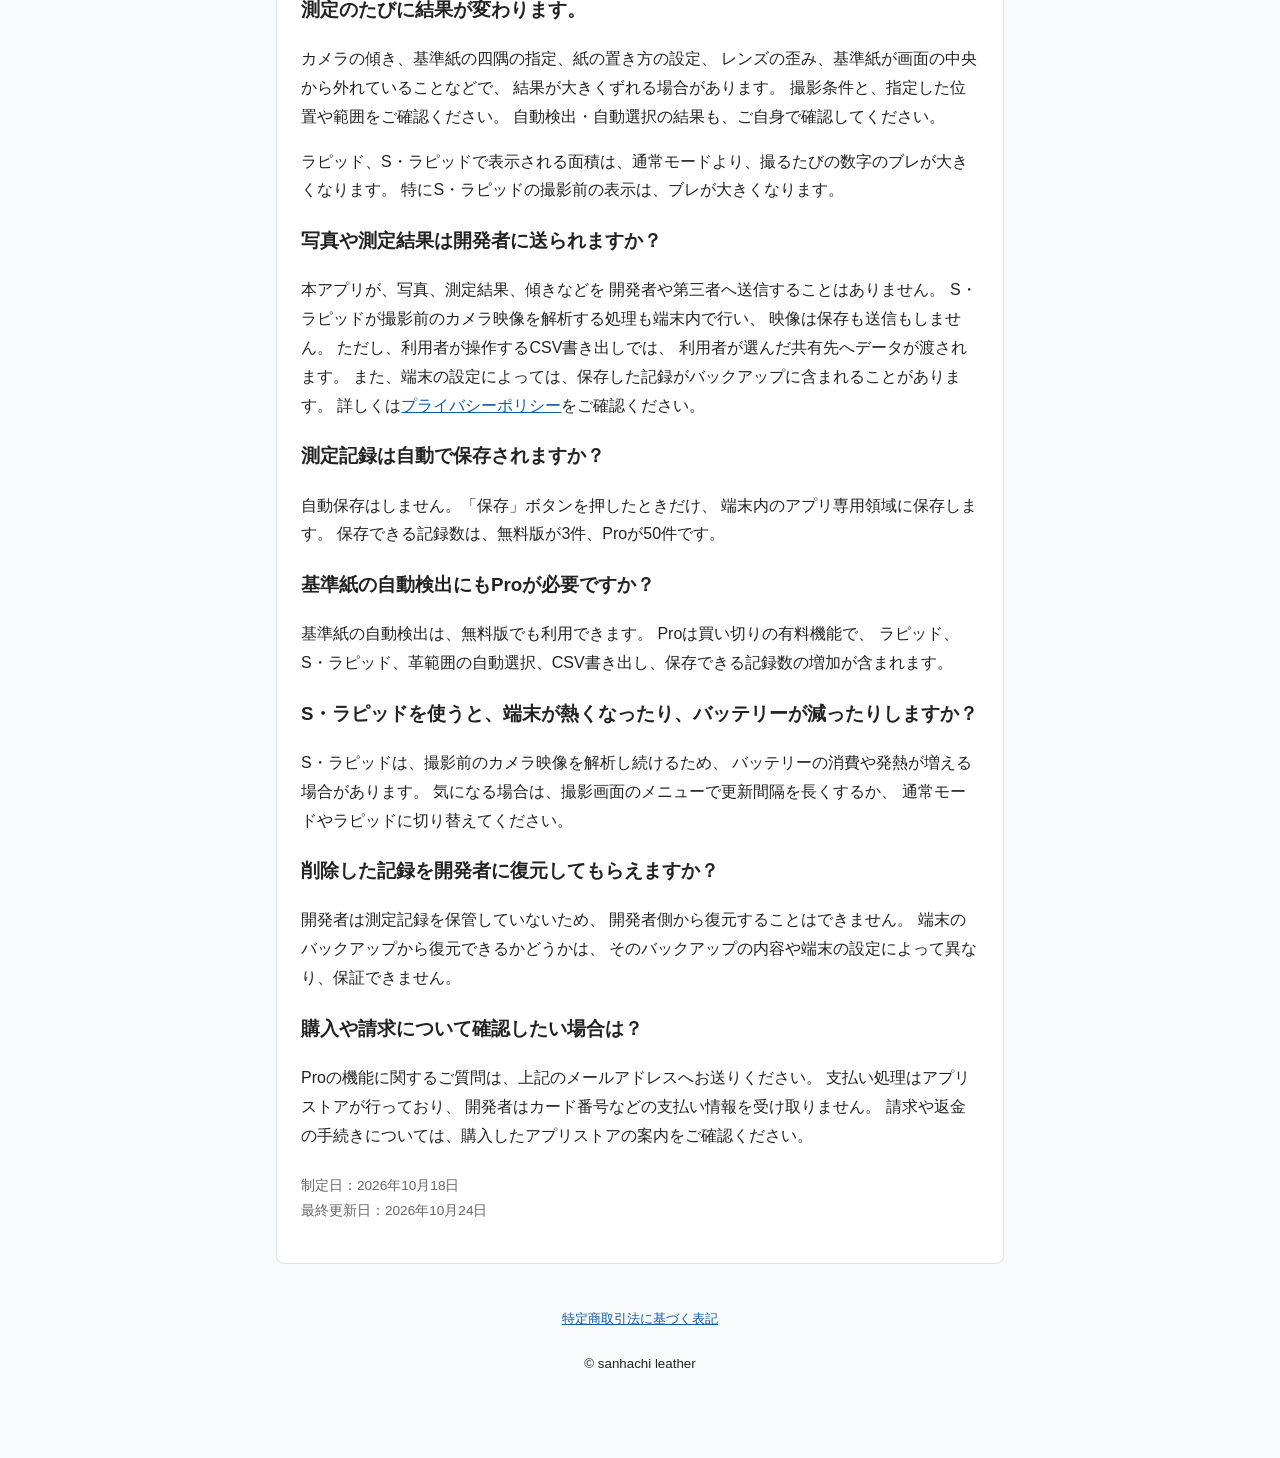
<file: ja/support.html>
<!DOCTYPE html>
<html lang="ja">
<head>
  <meta charset="utf-8">
  <meta name="viewport" content="width=device-width, initial-scale=1">
  <title>サポート | レザー面積測る君</title>
  <meta name="description" content="レザー面積測る君（Leather Measurement Helper / LMH）のお問い合わせ先と、よくある質問です。">
  <link rel="stylesheet" href="../style.css">
</head>
<body>
  <div class="container">
    <div class="lang-switch">
      <span aria-current="page">日本語</span> |
      <a href="../en/support.html" lang="en">English</a>
    </div>

    <header class="header">
      <p>サンハチレザー / sanhachi leather</p>
    </header>

    <nav class="nav" aria-label="サイト内メニュー">
      <a href="index.html">アプリ紹介</a>
      <a href="privacy.html">プライバシーポリシー</a>
      <a href="disclaimer.html">免責事項</a>
      <a href="support.html" aria-current="page">サポート</a>
    </nav>

    <main class="card">
      <h1>サポート・お問い合わせ</h1>
      <p>
        「レザー面積測る君」
        （Leather Measurement Helper / LMH）に関するご質問、
        不具合のご報告、ご要望は、以下のメールアドレスへお送りください。
      </p>

      <h2>お問い合わせ先</h2>
      <p>
        開発者：サンハチレザー / sanhachi leather<br>
        メール：
        <a href="mailto:sanhachiapps@gmail.com">sanhachiapps@gmail.com</a>
      </p>
      <p>
        メールの件名には「LMH お問い合わせ」など、
        アプリに関するご連絡であることが分かる言葉を入れてください。
        個人で開発・対応しているため、返信までお時間をいただく場合があります。
        すべてのお問い合わせへの返信や、ご要望の実現をお約束するものではありません。
      </p>

      <h2>不具合をご報告いただく際のお願い</h2>
      <p>
        分かる範囲で、次の情報を本文に記載してください。
        分からない項目は省略して構いません。
      </p>
      <ul>
        <li>端末の機種名</li>
        <li>OSの種類とバージョン（iOSやAndroidなど、端末を動かす基本ソフトの名前と版）</li>
        <li>アプリのバージョン（アプリの版を表す番号）</li>
        <li>問題が起きるまでに行った操作</li>
        <li>期待していた動作と、実際に起きたこと</li>
        <li>画面に表示されたエラーメッセージがあれば、その内容</li>
      </ul>
      <p>
        本アプリには、写真、測定記録、クラッシュレポート
        （アプリが異常終了した状況の報告）を開発者へ自動送信する仕組みはありません。
        そのため、ご報告いただく内容が問題の確認に役立ちます。
      </p>

      <h2>送らないでいただきたい情報</h2>
      <p>
        パスワード、確認コード、カード番号、住所、電話番号など、
        お問い合わせに不要な情報は送らないでください。
        AppleやGoogleのアカウントのパスワードをお尋ねすることはありません。
      </p>
      <p>
        写真や画面の画像を添付する場合は、
        本名、メールアドレス、他人の情報、業務上の秘密などが
        写っていないか確認し、必要に応じて隠してください。
        測定に使った写真の添付は必須ではありません。
      </p>
      <p>
        お問い合わせメールの情報の取り扱いは、
        <a href="privacy.html">プライバシーポリシー</a>をご確認ください。
      </p>

      <h2>よくある質問</h2>

      <h3>測定した面積は正確ですか？</h3>
      <p>
        表示される面積は、写真から計算した推定値（参考値）です。
        精度は保証できません。
        販売、取引、証明、検査など、正確さが求められる用途には使用できません。
        詳しくは<a href="disclaimer.html">免責事項</a>をご確認ください。
      </p>

      <h3>測定のたびに結果が変わります。</h3>
      <p>
        カメラの傾き、基準紙の四隅の指定、紙の置き方の設定、
        レンズの歪み、基準紙が画面の中央から外れていることなどで、
        結果が大きくずれる場合があります。
        撮影条件と、指定した位置や範囲をご確認ください。
        自動検出・自動選択の結果も、ご自身で確認してください。
      </p>
      <p>
        ラピッド、S・ラピッドで表示される面積は、通常モードより、撮るたびの数字のブレが大きくなります。
        特にS・ラピッドの撮影前の表示は、ブレが大きくなります。
      </p>

      <h3>写真や測定結果は開発者に送られますか？</h3>
      <p>
        本アプリが、写真、測定結果、傾きなどを
        開発者や第三者へ送信することはありません。
        S・ラピッドが撮影前のカメラ映像を解析する処理も端末内で行い、
        映像は保存も送信もしません。
        ただし、利用者が操作するCSV書き出しでは、
        利用者が選んだ共有先へデータが渡されます。
        また、端末の設定によっては、保存した記録がバックアップに含まれることがあります。
        詳しくは<a href="privacy.html">プライバシーポリシー</a>をご確認ください。
      </p>

      <h3>測定記録は自動で保存されますか？</h3>
      <p>
        自動保存はしません。「保存」ボタンを押したときだけ、
        端末内のアプリ専用領域に保存します。
        保存できる記録数は、無料版が3件、Proが50件です。
      </p>

      <h3>基準紙の自動検出にもProが必要ですか？</h3>
      <p>
        基準紙の自動検出は、無料版でも利用できます。
        Proは買い切りの有料機能で、
        ラピッド、S・ラピッド、革範囲の自動選択、CSV書き出し、保存できる記録数の増加が含まれます。
      </p>

      <h3>S・ラピッドを使うと、端末が熱くなったり、バッテリーが減ったりしますか？</h3>
      <p>
        S・ラピッドは、撮影前のカメラ映像を解析し続けるため、
        バッテリーの消費や発熱が増える場合があります。
        気になる場合は、撮影画面のメニューで更新間隔を長くするか、
        通常モードやラピッドに切り替えてください。
      </p>

      <h3>削除した記録を開発者に復元してもらえますか？</h3>
      <p>
        開発者は測定記録を保管していないため、
        開発者側から復元することはできません。
        端末のバックアップから復元できるかどうかは、
        そのバックアップの内容や端末の設定によって異なり、保証できません。
      </p>

      <h3>購入や請求について確認したい場合は？</h3>
      <p>
        Proの機能に関するご質問は、上記のメールアドレスへお送りください。
        支払い処理はアプリストアが行っており、
        開発者はカード番号などの支払い情報を受け取りません。
        請求や返金の手続きについては、購入したアプリストアの案内をご確認ください。
      </p>

      <p class="meta">
        制定日：2026年10月18日<br>
        最終更新日：2026年10月24日
      </p>
    </main>

    <footer class="footer">
      <p><small><a href="legal.html">特定商取引法に基づく表記</a></small></p>
      <p><small>&copy; sanhachi leather</small></p>
    </footer>

  </div>
</body>
</html>
</file>
<file: style.css>
:root {
  --text: #222222;
  --bg: #f8f9fa;
  --card-bg: #ffffff;
  --link: #0b5cad;
  --border: #e1e4e8;
  --muted: #666666;
}
* {
  box-sizing: border-box;
}
body {
  margin: 0;
  padding: 0;
  font-family: -apple-system, BlinkMacSystemFont, "Hiragino Sans", "Noto Sans JP", "Yu Gothic", Roboto, "Helvetica Neue", Arial, sans-serif;
  font-size: 16px;
  line-height: 1.8;
  color: var(--text);
  background-color: var(--bg);
  overflow-wrap: anywhere;
}
.container {
  max-width: 760px;
  margin: 0 auto;
  padding: 24px 16px 48px;
}
.header,
.footer {
  text-align: center;
  padding: 16px 0;
}
.lang-switch {
  text-align: right;
  font-size: 0.9rem;
  margin-bottom: 16px;
}
.lang-switch a {
  color: var(--link);
  margin-left: 8px;
}
.nav {
  margin-bottom: 24px;
  padding-bottom: 12px;
  border-bottom: 1px solid var(--border);
  display: flex;
  flex-wrap: wrap;
  gap: 12px;
}
.nav a {
  color: var(--link);
  font-size: 0.95rem;
}
.card {
  background: var(--card-bg);
  border: 1px solid var(--border);
  border-radius: 8px;
  padding: 24px;
  margin-bottom: 24px;
}
h1 {
  font-size: 1.5rem;
  margin-top: 0;
  margin-bottom: 16px;
}
h2 {
  font-size: 1.2rem;
  margin-top: 28px;
  margin-bottom: 12px;
  border-bottom: 1px solid var(--border);
  padding-bottom: 6px;
}
p,
ul,
ol {
  margin-top: 0;
  margin-bottom: 16px;
}
ul,
ol {
  padding-left: 24px;
}
li {
  margin-bottom: 8px;
}
a {
  color: var(--link);
}
.meta {
  font-size: 0.85rem;
  color: var(--muted);
  margin-top: 24px;
}
.notice {
  font-size: 0.9rem;
  color: var(--muted);
  border-top: 1px solid var(--border);
  padding-top: 12px;
}
.btn {
  display: inline-block;
  background-color: var(--link);
  color: #ffffff;
  padding: 12px 20px;
  border-radius: 6px;
  text-decoration: none;
  font-weight: bold;
  margin: 4px 8px 4px 0;
}
@media (max-width: 480px) {
  .card {
    padding: 16px;
  }
}
</file>
